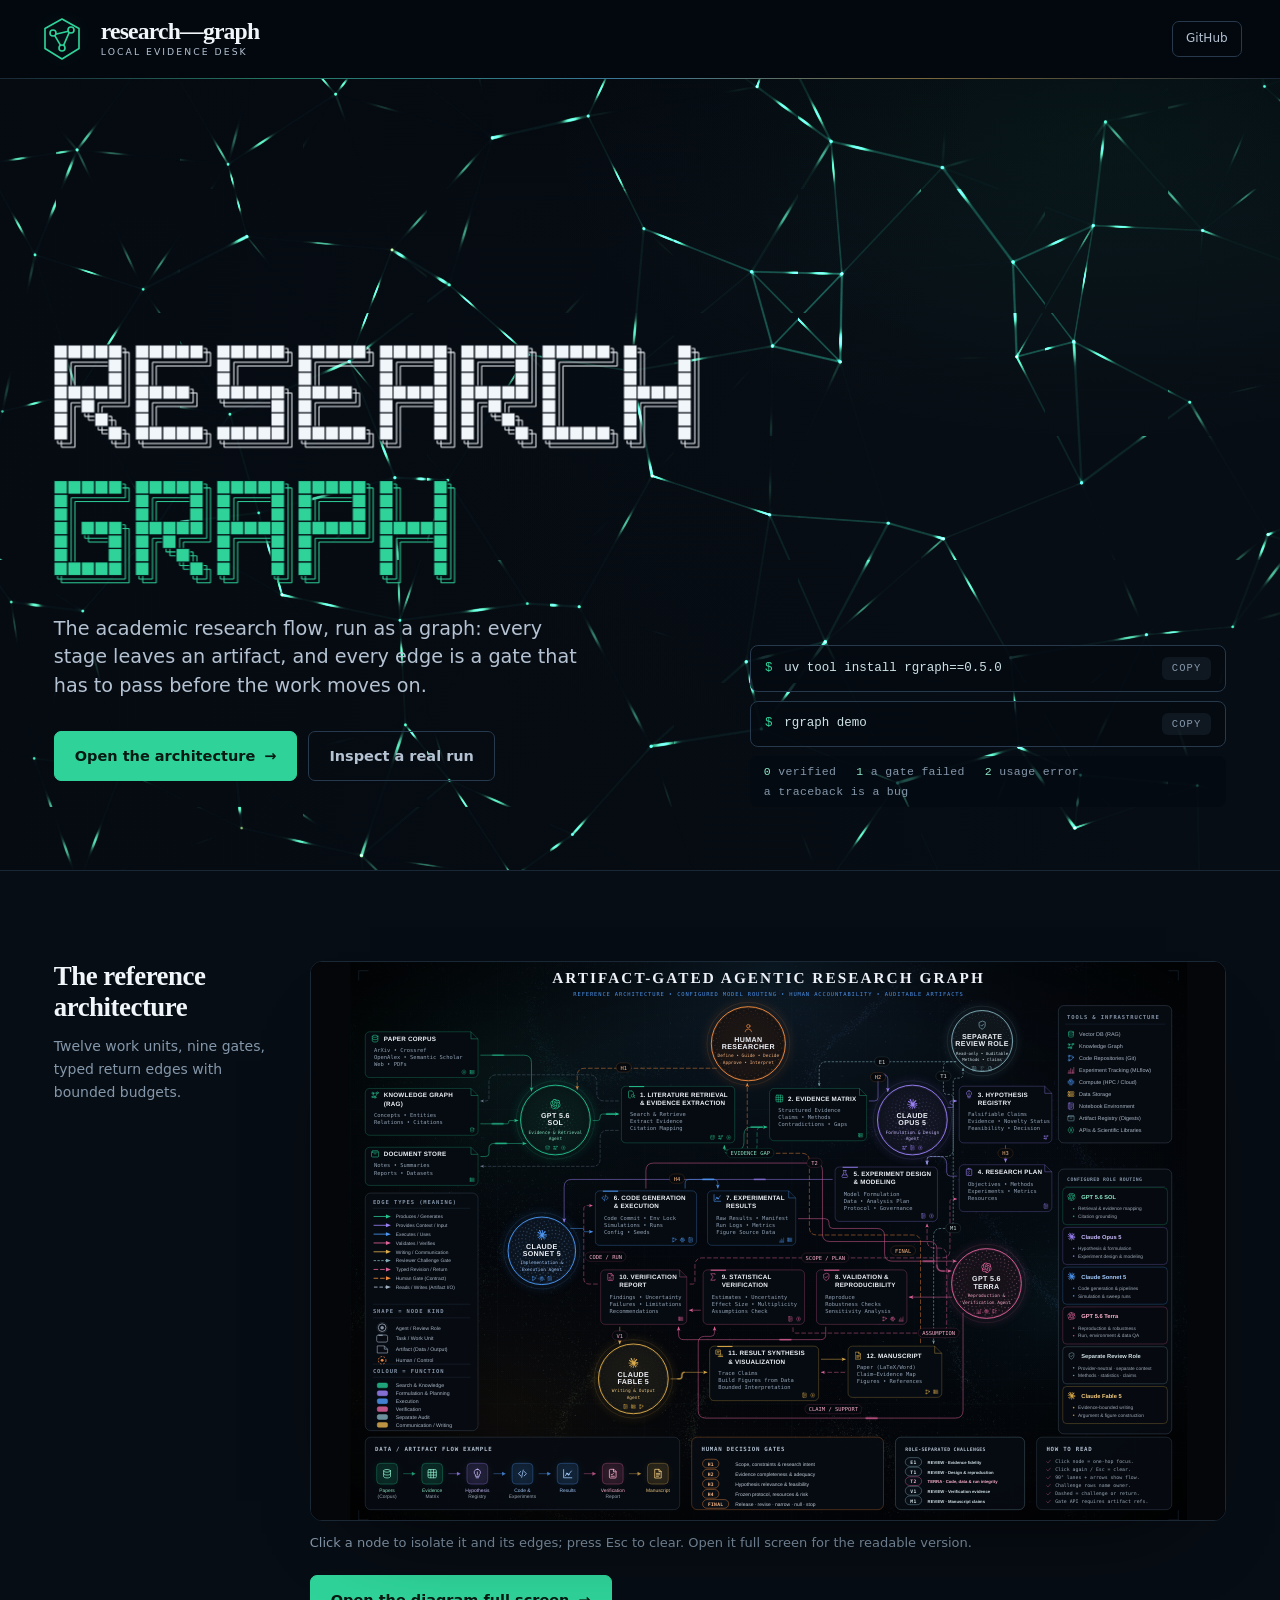
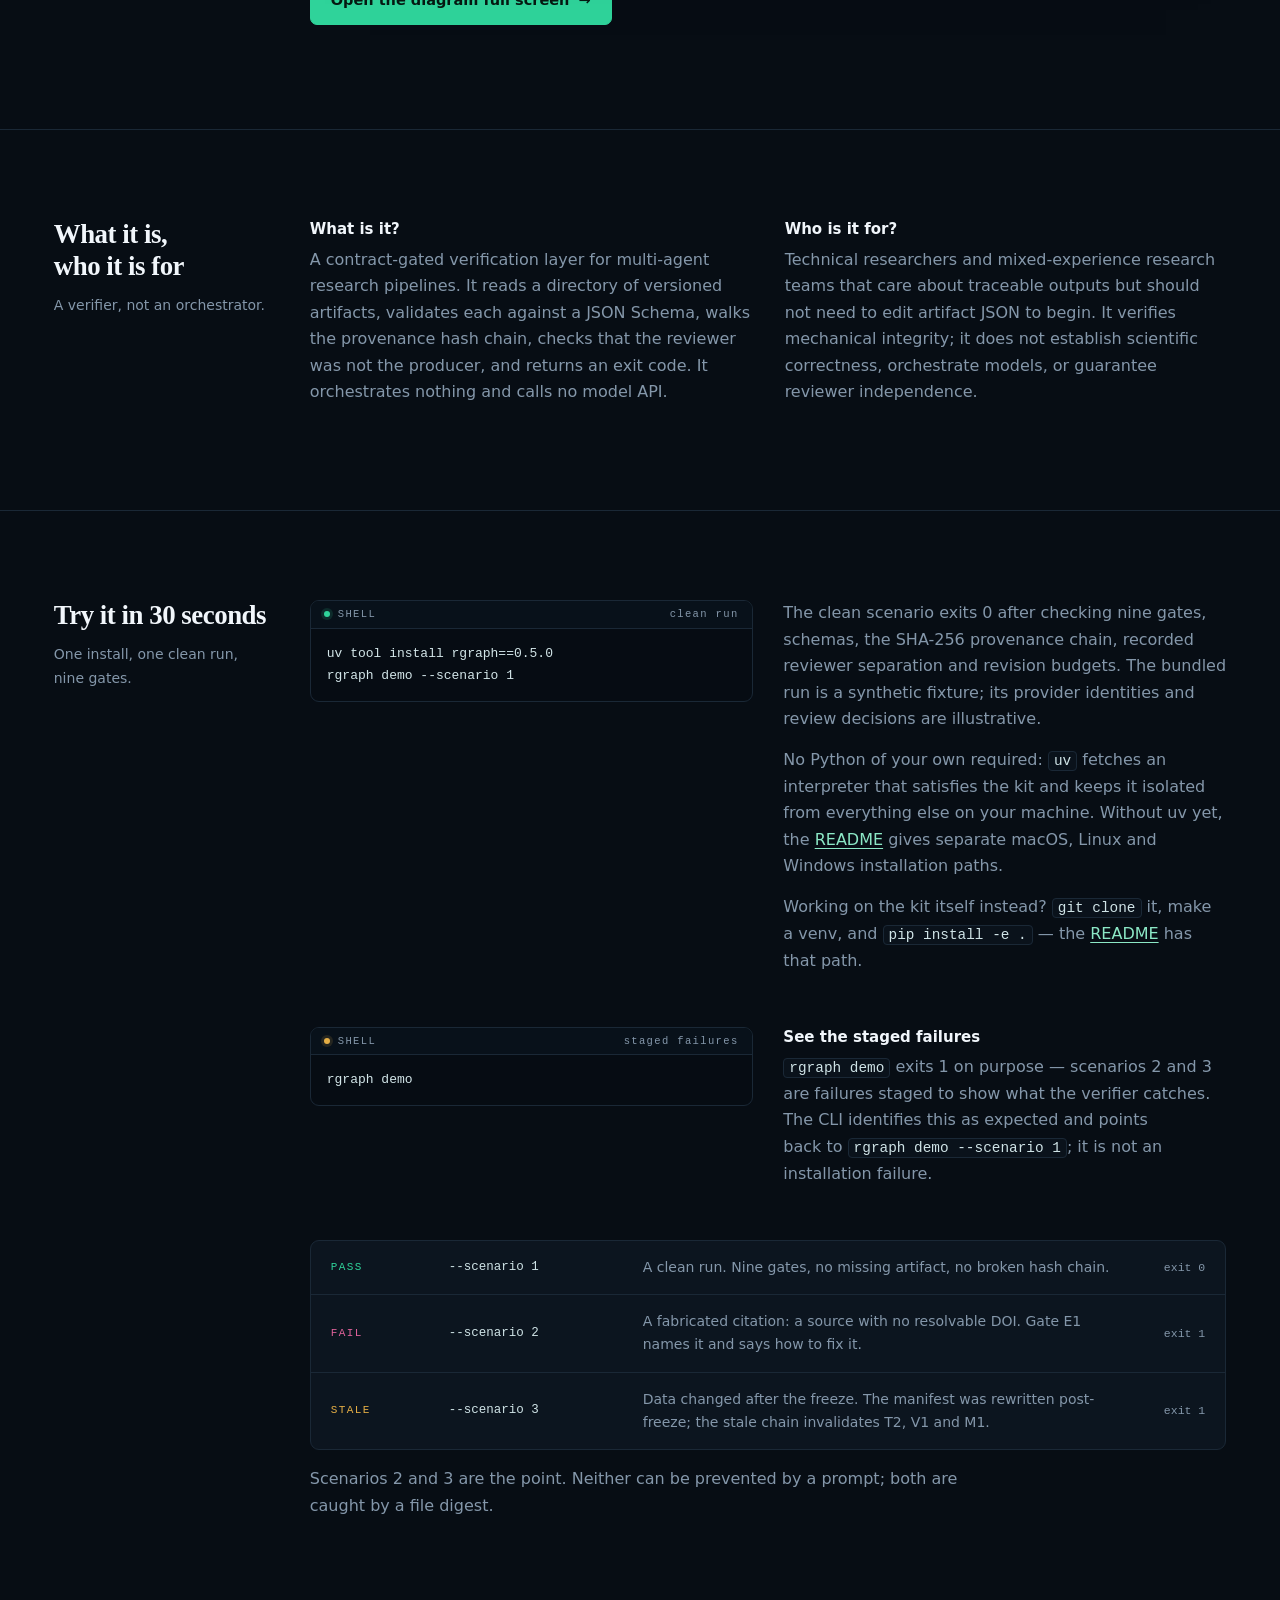
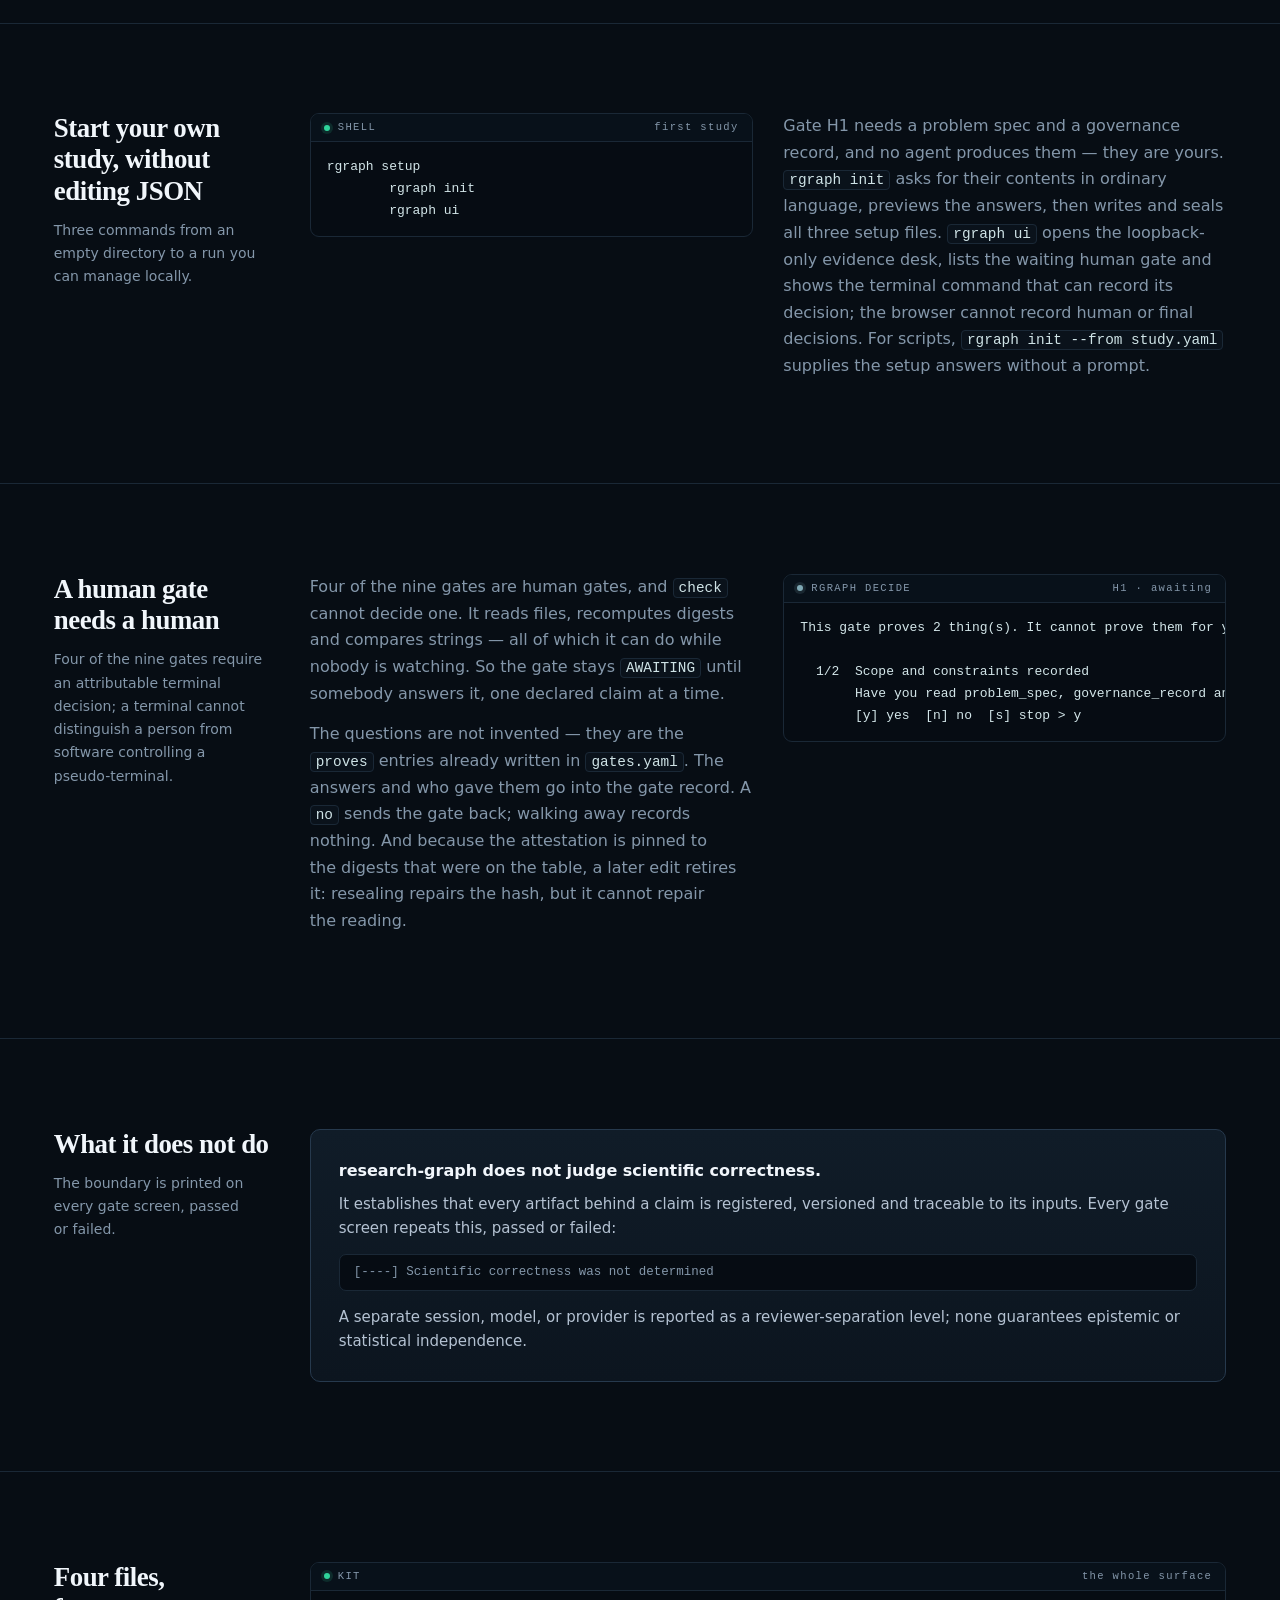
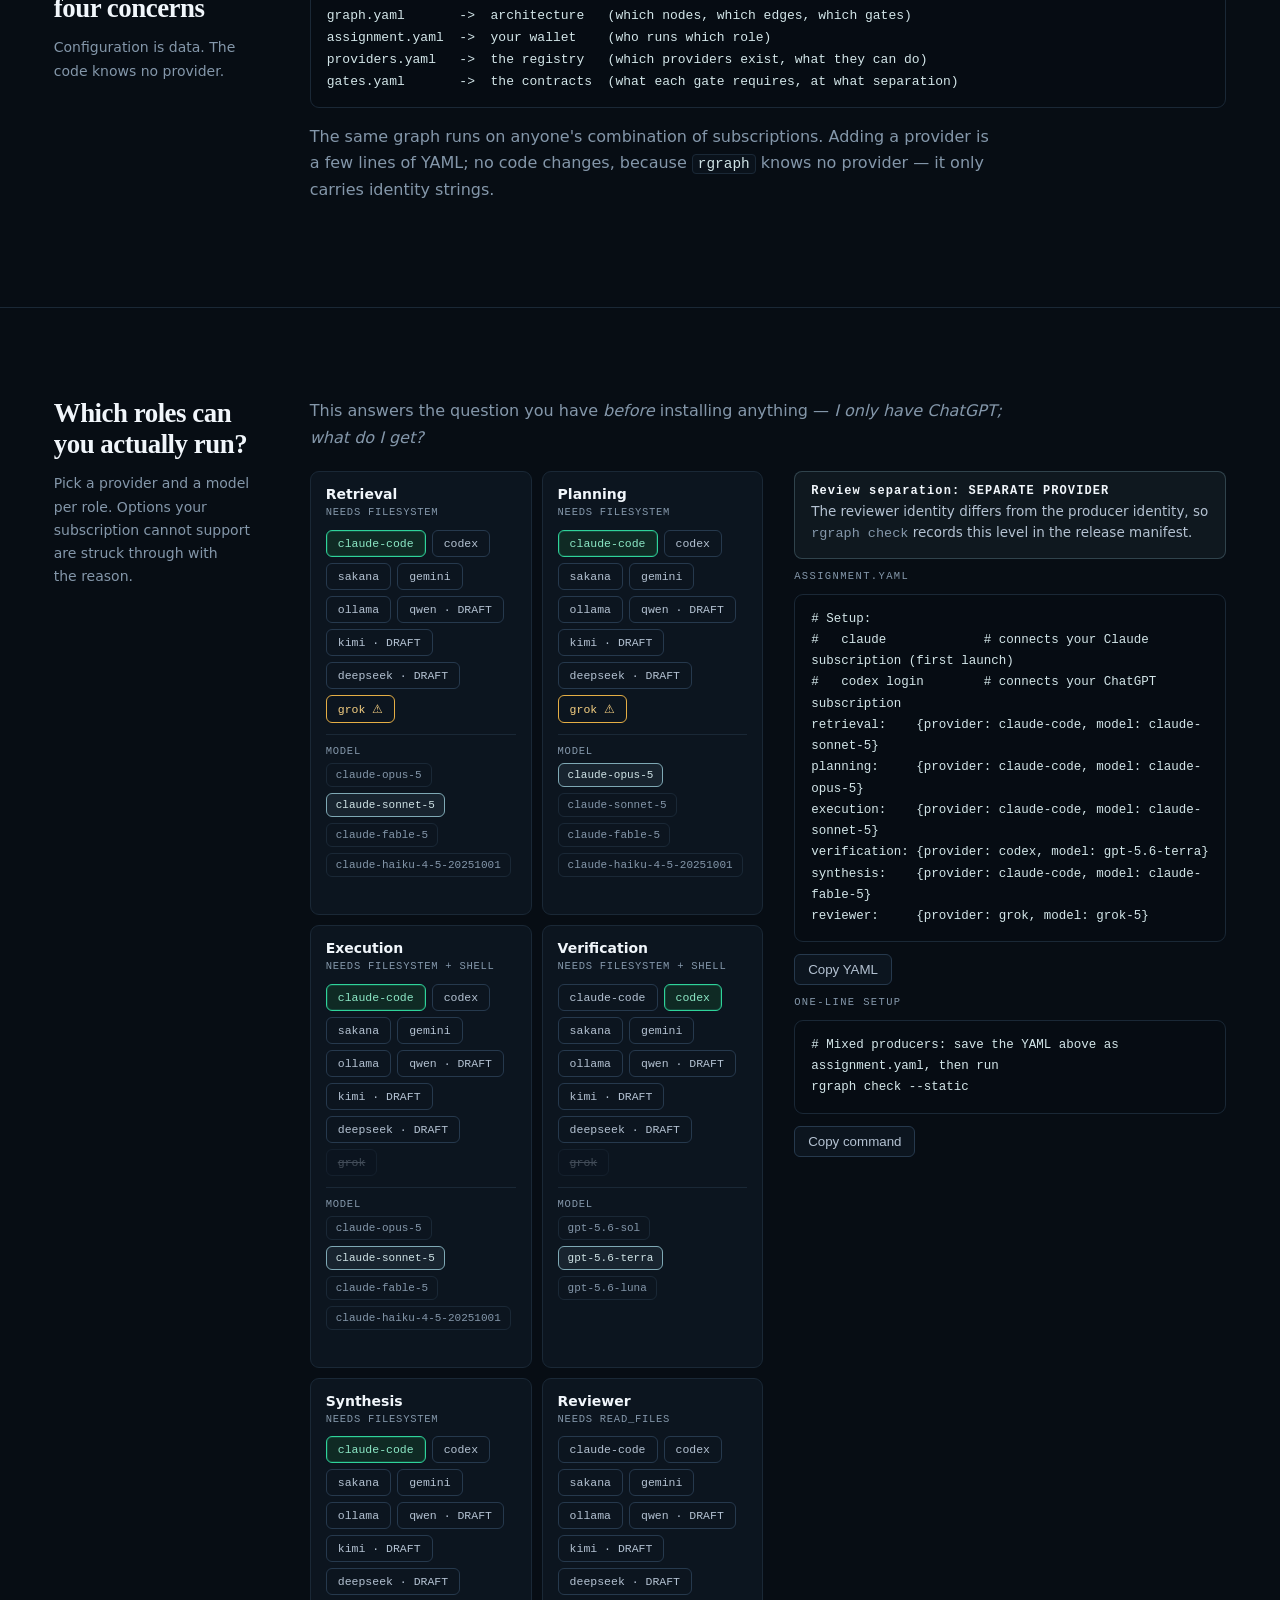
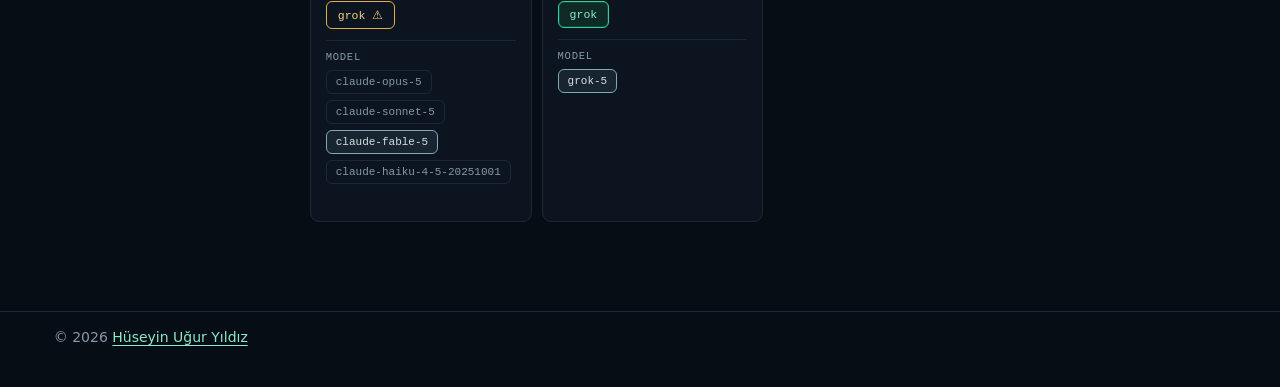
<file: index.html>
<!DOCTYPE html>
<html lang="en">
<head>
<meta charset="utf-8">
<meta name="viewport" content="width=device-width,initial-scale=1">
<link rel="icon" type="image/svg+xml" href="assets/icon.svg">
<title>research-graph — graph engineering, verified</title>
<meta name="description" content="A contract-gated verification layer for multi-agent research pipelines. Enforces graph engineering rules instead of stating them.">
<meta name="color-scheme" content="dark">
<style>
:root{
  /* Instrument palette: the icon's own inks, deepened for a full-bleed panel. */
  --void:#04080e; --bg:#070d14; --panel:#0c151f; --panel2:#101c28;
  --line:#1a2836; --line2:#26394d;
  --ink:#f1f6fb; --ink2:#b4c2d2; --ink3:#8497aa;
  --green:#2fd39a; --green-soft:#8ce8c6; --green-deep:#0f2a24;
  --amber:#e5ae45; --pink:#e0629b; --steel:#7fa9b5;
  --gutter:clamp(20px,4.2vw,76px);
  --rail:clamp(180px,17vw,300px);
  --band-y:clamp(52px,7vw,116px);
  --ease:cubic-bezier(.16,.84,.32,1);
  --z-plate:1; --z-header:20;
}
*{box-sizing:border-box}
html{-webkit-text-size-adjust:100%}
body{margin:0;background:var(--bg);color:var(--ink2);
  font:16px/1.66 system-ui,-apple-system,"Segoe UI",sans-serif;
  overflow-x:hidden;text-rendering:optimizeLegibility}
a{color:var(--green-soft);text-underline-offset:3px}
a:hover{color:#b7f2dc}
:focus-visible{outline:2px solid var(--green);outline-offset:3px;border-radius:3px}
code,kbd{font-family:ui-monospace,SFMono-Regular,Menlo,monospace}

/* ── full-bleed shell ─────────────────────────────────────────────────────
   No max-width anywhere: the page is the panel. Reading measure is held by
   the column structure inside each band, not by a centred wrapper. */
.shell{width:100%;padding-inline:var(--gutter)}

/* ── header ─────────────────────────────────────────────────────────────── */
header{position:sticky;top:0;z-index:var(--z-header);
  background:rgba(4,8,14,.9);
  backdrop-filter:blur(14px) saturate(140%);
  border-bottom:1px solid var(--line)}
header::after{content:"";position:absolute;left:0;right:0;bottom:-1px;height:1px;
  background:linear-gradient(90deg,transparent,var(--green) 22%,#5ad0ff 48%,var(--amber) 72%,transparent);
  opacity:.48}
.bar{display:flex;gap:16px;align-items:center;justify-content:space-between;
  min-height:78px;flex-wrap:wrap;padding-inline:clamp(1.25rem,3vw,3.2rem)}
.brand{display:flex;align-items:center;gap:.9rem;color:var(--ink)}
.brand-mark{width:48px;height:48px;flex:none;display:block;
  filter:drop-shadow(0 0 10px rgba(47,211,154,.16))}
.brand-copy{display:grid;gap:.32rem}
.brand-name{font:600 1.48rem/.9 Georgia,Cambria,"Times New Roman",serif;
  letter-spacing:-.035em;color:var(--ink)}
.brand-kicker{font:500 .58rem/1.1 system-ui,-apple-system,"Segoe UI",sans-serif;
  color:var(--ink2);letter-spacing:.22em;text-transform:uppercase}
.clone{display:flex;gap:9px;align-items:center}
button{border:1px solid var(--line2);background:#0c151f;color:var(--ink2);border-radius:6px;
  padding:7px 13px;font:12px/1 inherit;cursor:pointer;
  transition:border-color .18s var(--ease),color .18s var(--ease),background .18s var(--ease)}
button:hover:not(:disabled){border-color:var(--green);color:var(--green-soft);background:#0d1c19}

/* ── hero ───────────────────────────────────────────────────────────────── */
.hero{position:relative;min-height:min(88vh,880px);display:flex;align-items:flex-end;
  padding-block:clamp(64px,13vh,150px) clamp(40px,7vh,84px);overflow:hidden;
  border-bottom:1px solid var(--line)}
#field{position:absolute;inset:0;width:100%;height:100%;display:block;
  opacity:0;transition:opacity 1.4s var(--ease)}
#field.lit{opacity:1}
.hero::before{content:"";position:absolute;inset:0;pointer-events:none;
  background:
    linear-gradient(102deg,rgba(6,11,18,.95) 0%,rgba(6,11,18,.72) 26%,rgba(6,11,18,.18) 52%,transparent 70%),
    radial-gradient(110% 80% at 10% 98%,rgba(6,11,18,.92),rgba(6,11,18,.38) 48%,transparent 76%),
    radial-gradient(70% 62% at 86% 8%,rgba(47,211,154,.06),transparent 62%),
    linear-gradient(180deg,rgba(4,8,14,.78),transparent 22%,rgba(7,13,20,.9))}
.hero-in{position:relative;width:100%;display:grid;gap:clamp(26px,4vw,72px);
  grid-template-columns:minmax(0,1fr)}
h1{margin:0 0 clamp(20px,2.5vw,32px)}
/* The wordmark is set in a 7-row cell grid rather than a typeface: filled
   cells are one path, the lattice between them is that path's stroke, and a
   double outline trails the silhouette by a fraction of a cell. */
.blk{display:block;width:min(100%,830px);height:auto;overflow:visible}
.blk-f{fill:var(--ink);stroke:#050b12;stroke-width:.07;
  animation:ink 1.1s .15s var(--ease) both}
.blk-f.blk-go{fill:var(--green)}
.blk-o{fill:none;stroke:var(--ink);stroke-width:.075;opacity:.5;
  animation:trail 1.6s .45s var(--ease) both}
.blk-o.blk-go{stroke:var(--green);opacity:.62}
@keyframes ink{from{opacity:0}to{opacity:1}}
@keyframes trail{from{opacity:0;transform:translate(-.5px,-.5px)}
  to{opacity:1;transform:none}}
.lede{font-size:clamp(1.06rem,1.5vw,1.34rem);line-height:1.5;color:var(--ink2);
  max-width:44ch;margin:0 0 30px;text-wrap:pretty}
.hero-cta{display:flex;flex-wrap:wrap;gap:11px;align-items:center;margin-bottom:26px}
.hero-run{display:grid;gap:9px;min-width:0;max-width:min(100%,660px)}
.runline{display:flex;gap:12px;align-items:center;min-width:0;background:rgba(5,11,18,.86);
  border:1px solid var(--line2);border-radius:8px;padding:11px 14px;
  font:12.5px/1.4 ui-monospace,SFMono-Regular,Menlo,monospace;color:#cfe3e6;
  backdrop-filter:blur(10px)}
.runline b{color:var(--green);font-weight:400;user-select:none}
/* The command scrolls inside its own box so the copy control stays reachable
   at the end of a line that is longer than a phone is wide. */
.runline code{flex:1;min-width:0;overflow-x:auto;white-space:nowrap;
  scrollbar-width:none;
  -webkit-mask-image:linear-gradient(90deg,#000 calc(100% - 22px),transparent);
  mask-image:linear-gradient(90deg,#000 calc(100% - 22px),transparent)}
.runline code::-webkit-scrollbar{display:none}
.runline .rg-copy{flex:none;padding:5px 9px;border-color:transparent;
  background:rgba(127,169,181,.09);color:var(--ink3);
  font:10.5px/1 ui-monospace,Menlo,monospace;letter-spacing:.1em;
  text-transform:uppercase}
.runline .rg-copy:hover:not(:disabled){border-color:var(--green);
  color:var(--green-soft);background:#0d1c19}
.exit{display:flex;flex-wrap:wrap;gap:8px 20px;margin:0;padding:10px 14px;
  border-radius:8px;background:rgba(5,11,18,.72);backdrop-filter:blur(10px);
  font:11.5px/1 ui-monospace,Menlo,monospace;color:var(--ink3);letter-spacing:.03em}
.exit i{font-style:normal;color:var(--green-soft)}
.hero-in>*{animation:rise .9s var(--ease) both}
.hero-in>:nth-child(2){animation-delay:.12s}
@keyframes rise{from{opacity:0;transform:translate3d(0,22px,0)}to{opacity:1;transform:none}}
@media (min-width:1180px){
  .hero-in{grid-template-columns:minmax(0,1.15fr) minmax(300px,.85fr);align-items:end}
}

/* ── shared type ────────────────────────────────────────────────────────── */
h2{font:600 clamp(1.42rem,2.1vw,2.1rem)/1.16 Georgia,"Times New Roman",serif;
  color:var(--ink);margin:0 0 12px;letter-spacing:-.018em;text-wrap:balance}
h3{font:600 15px/1.35 system-ui,sans-serif;color:var(--ink);margin:0 0 7px}
p{margin:0 0 14px;text-wrap:pretty}
.sub{color:var(--ink3);max-width:68ch}
.sub code,p code,li code{color:#cfe3e6;background:#0a121b;border:1px solid var(--line);
  border-radius:4px;padding:1px 5px;font-size:.9em}

/* ── bands: sticky title rail on the left, content across the rest ─────── */
.band{border-top:1px solid var(--line);padding-block:var(--band-y)}
.band:first-of-type{border-top:0}
.band-in{display:grid;gap:clamp(22px,3vw,56px);grid-template-columns:minmax(0,1fr)}
.band-h{position:relative}
.band-h p{color:var(--ink3);font-size:14px;max-width:34ch;margin:0}
.band-b{min-width:0}
@media (min-width:1000px){
  .band-in{grid-template-columns:var(--rail) minmax(0,1fr)}
  .band-h{position:sticky;top:96px;align-self:start}
}
.duo{display:grid;gap:clamp(22px,2.6vw,48px);
  grid-template-columns:repeat(auto-fit,minmax(min(100%,330px),1fr))}
.split{display:grid;gap:clamp(20px,2.4vw,44px);align-items:start;
  grid-template-columns:repeat(auto-fit,minmax(min(100%,380px),1fr))}

/* ── terminal blocks ────────────────────────────────────────────────────── */
.term{border:1px solid var(--line);border-radius:9px;background:#060c13;overflow:hidden;
  transition:border-color .2s var(--ease)}
.term:hover{border-color:var(--line2)}
.term-h{display:flex;justify-content:space-between;align-items:center;gap:12px;
  padding:8px 13px;border-bottom:1px solid var(--line);background:#08111a;
  font:10.5px/1 ui-monospace,Menlo,monospace;letter-spacing:.13em;color:var(--ink3)}
.term-h .dot{width:6px;height:6px;border-radius:50%;background:var(--green);
  box-shadow:0 0 0 3px rgba(47,211,154,.13);flex:none}
.term-h span{display:flex;align-items:center;gap:8px}
pre{margin:0;background:transparent;padding:14px 16px;overflow-x:auto;
  font:13px/1.7 ui-monospace,SFMono-Regular,Menlo,monospace;color:#d3e6e9;
  scrollbar-width:thin;scrollbar-color:#26394d transparent}
pre::-webkit-scrollbar{height:9px}
pre::-webkit-scrollbar-track{background:transparent}
pre::-webkit-scrollbar-thumb{background:#26394d;border-radius:5px}
pre .dim{color:var(--ink3)}

/* ── verdict ledger (three demo scenarios) ─────────────────────────────── */
.ledger{border:1px solid var(--line);border-radius:9px;overflow:hidden;background:var(--panel)}
.row{display:grid;gap:4px 22px;padding:17px 20px;border-top:1px solid var(--line);
  grid-template-columns:minmax(0,1fr);position:relative;
  transition:background .2s var(--ease)}
.row:first-child{border-top:0}
.row:hover{background:var(--panel2)}
.row::before{content:"";position:absolute;left:0;top:0;bottom:0;width:2px;
  background:currentColor;opacity:0;transition:opacity .2s var(--ease)}
.row:hover::before{opacity:.55}
.row.pass{color:var(--green)}.row.fail{color:var(--pink)}.row.stale{color:var(--amber)}
.row .verdict{font:11px/1 ui-monospace,Menlo,monospace;letter-spacing:.13em;
  color:currentColor;align-self:center;white-space:nowrap}
.row .cmd{font:12.5px/1.5 ui-monospace,Menlo,monospace;color:#cfe3e6;align-self:center}
.row .said{color:var(--ink3);font-size:14px;margin:0}
.row .code{font:11.5px/1 ui-monospace,Menlo,monospace;color:var(--ink3);
  align-self:center;white-space:nowrap}
@media (min-width:900px){
  .row{grid-template-columns:96px 172px minmax(0,1fr) 62px;align-items:center;padding:15px 20px}
  .row .code{text-align:right}
}

/* ── boundary statement ─────────────────────────────────────────────────── */
.boundary{border:1px solid var(--line2);border-radius:10px;background:
  linear-gradient(180deg,var(--panel2),var(--panel));padding:clamp(18px,2.2vw,28px);
  font-size:15px;line-height:1.6}
.boundary strong{color:var(--ink);display:block;margin-bottom:9px;font-size:16px}
.boundary .stamp{display:block;margin:14px 0;padding:11px 14px;border-radius:7px;
  background:#060c13;border:1px solid var(--line);color:var(--ink3);
  font:12.5px/1 ui-monospace,Menlo,monospace}

/* ── calls to action ────────────────────────────────────────────────────── */
.cta{display:inline-flex;align-items:center;gap:9px;padding:12px 20px;
  border:1px solid var(--green);border-radius:7px;color:#061912;background:var(--green);
  text-decoration:none;font-weight:600;font-size:14.5px;
  transition:transform .2s var(--ease),box-shadow .2s var(--ease),background .2s var(--ease)}
.cta:hover{background:#4ee5b0;color:#061912;transform:translateY(-1px);
  box-shadow:0 10px 30px -12px rgba(47,211,154,.6)}
.cta .arrow{transition:transform .25s var(--ease)}
.cta:hover .arrow{transform:translateX(3px)}
.cta.alt{background:transparent;color:var(--ink2);border-color:var(--line2)}
.cta.alt:hover{background:#0d1c19;color:var(--green-soft);border-color:var(--green);
  box-shadow:none}

/* ── configurator ───────────────────────────────────────────────────────── */
.rg-grid{display:grid;grid-template-columns:minmax(0,1fr);gap:clamp(20px,2.4vw,40px);
  align-items:start}
@media (min-width:960px){.rg-grid{grid-template-columns:minmax(0,1.05fr) minmax(0,1fr)}}
#rg-roles{display:grid;gap:10px;grid-template-columns:minmax(0,1fr)}
@media (min-width:1180px){#rg-roles{grid-template-columns:repeat(2,minmax(0,1fr))}}
.rg-role{border:1px solid var(--line);border-radius:9px;padding:13px 15px;
  background:var(--panel);transition:border-color .2s var(--ease)}
.rg-role:hover{border-color:var(--line2)}
/* The capability line drops under the role name rather than off the card: at
   two columns "needs filesystem + shell" is wider than the space beside it. */
.rg-role h3{margin:0 0 2px;font-size:14px;font-weight:600;color:var(--ink);
  display:flex;flex-wrap:wrap;justify-content:space-between;gap:2px 10px;
  align-items:baseline}
.rg-req{font:10.5px/1.3 ui-monospace,Menlo,monospace;letter-spacing:.07em;
  text-transform:uppercase;color:var(--ink3)}
.rg-opts{display:flex;flex-wrap:wrap;gap:6px;margin-top:10px}
.rg-opt{padding:6px 11px;font-family:ui-monospace,Menlo,monospace;font-size:11.5px}
.rg-opt[aria-pressed="true"]{border-color:var(--green);color:var(--green-soft);
  background:var(--green-deep);box-shadow:inset 0 0 0 1px rgba(47,211,154,.18)}
.rg-opt[disabled]{opacity:.32;cursor:not-allowed;text-decoration:line-through}
.rg-models{display:flex;flex-wrap:wrap;gap:6px;margin-top:11px;padding-top:10px;
  border-top:1px solid var(--line)}
.rg-mlabel{flex-basis:100%;margin-bottom:-1px;
  font:10.5px/1.3 ui-monospace,Menlo,monospace;letter-spacing:.07em;
  text-transform:uppercase;color:var(--ink3)}
.rg-model{padding:5px 9px;font-family:ui-monospace,Menlo,monospace;font-size:11px;
  border-color:var(--line);color:var(--ink3)}
.rg-model:hover:not(:disabled),.rg-model[aria-pressed="true"]{border-color:var(--steel);
  color:#cfe3e6;background:rgba(127,169,181,.1)}
.rg-why{margin-top:8px;font-size:12.5px;color:var(--pink);min-height:1.25em}
.rg-why.rg-draft{color:#f5cf82}
.rg-opt.rg-manual{border-color:var(--amber);color:#f5cf82}
.rg-opt.rg-manual[aria-pressed="true"]{background:#241c10;box-shadow:none}
.rg-relay{margin:0 0 14px;padding:11px 14px;border-radius:8px;
  border:1px solid rgba(229,174,69,.32);background:rgba(229,174,69,.07);
  font-size:13px;color:#f5cf82;line-height:1.5}
.rg-relay:empty{display:none}
.rg-out{display:grid;gap:12px;min-width:0}
.rg-out h3{margin:0;font:10.5px/1 ui-monospace,Menlo,monospace;letter-spacing:.13em;
  color:var(--ink3);text-transform:uppercase}
.rg-out pre{font-size:12.5px;white-space:pre-wrap;word-break:break-word}
.rg-copy{justify-self:start}
.rg-level{padding:13px 16px;border-radius:8px;border:1px solid rgba(127,169,181,.3);
  background:rgba(127,169,181,.07);font-size:13.5px;line-height:1.55;
  transition:border-color .25s var(--ease),background .25s var(--ease)}
.rg-level b{color:var(--ink);display:block;margin-bottom:4px;
  font:600 12px/1 ui-monospace,Menlo,monospace;letter-spacing:.09em}
.rg-level.rg-weak{border-color:rgba(229,174,69,.35);background:rgba(229,174,69,.07)}
.rg-level code{color:var(--ink3)}

/* ── embedded diagram, edge to edge ────────────────────────────────────── */
.plate{position:relative;z-index:var(--z-plate);border:1px solid var(--line);
  border-radius:12px;overflow:hidden;background:#04060a;
  box-shadow:0 40px 90px -60px rgba(0,0,0,.95)}
.plate iframe{display:block;width:100%;height:clamp(420px,62vh,760px);border:0}
.plate-note{margin:11px 0 0;font-size:13px;color:var(--ink3)}
/* In portrait the frame is given the plate's own 3:2 ratio, so the diagram
   inside it lands edge to edge and the readable workflow that follows it stays
   out of frame. Hiding the plate here would read as the diagram not existing. */
@media (max-width:900px){
  .plate{aspect-ratio:1536/1024}
  .plate iframe{height:100%}
  .desk-only{display:none}
}

/* ── footer ─────────────────────────────────────────────────────────────── */
footer{border-top:1px solid var(--line);padding-block:14px;color:var(--ink3);
  font-size:14px}
.foot{display:flex;flex-wrap:wrap;gap:14px 40px;justify-content:space-between;
  align-items:baseline}
.foot p{max-width:64ch;margin:0}

@media (max-width:520px){
  .bar{min-height:68px;gap:10px}
  .brand{gap:10px}
  .brand-mark{width:40px;height:40px}
  .brand-name{font-size:1.14rem}
  .brand-kicker{font-size:.5rem;letter-spacing:.16em}
}

@media (prefers-reduced-motion:reduce){
  *,*::before,*::after{animation-duration:.001ms!important;animation-iteration-count:1!important;
    transition-duration:.001ms!important}
  #field{opacity:1}
}
</style>
</head>
<body>

<header>
  <div class="shell bar">
    <div class="brand">
      <img class="brand-mark" src="assets/icon.svg" alt="" width="48" height="48">
      <span class="brand-copy">
        <span class="brand-name">research—graph</span>
        <span class="brand-kicker">local evidence desk</span>
      </span>
    </div>
    <div class="clone">
      <a class="cta alt" style="padding:7px 13px;font-weight:400;font-size:12px"
         href="https://github.com/huguryildiz/research-graph">GitHub</a>
    </div>
  </div>
</header>

<section class="hero">
  <canvas id="field" aria-hidden="true"></canvas>
  <div class="shell hero-in">
    <div>
      <h1><svg class="blk" viewBox="0 0 47.55 17.55" role="img" aria-label="Research Graph" xmlns="http://www.w3.org/2000/svg"><defs><path id="bo1" d="M0 0H5M6 0H11M12 0H17M18 0H23M24 0H29M30 0H35M36 0H41M42 0H43M46 0H47M1 1H4M7 1H11M13 1H17M19 1H23M25 1H28M31 1H34M37 1H41M1 3H4M7 3H10M13 3H17M19 3H22M25 3H28M31 3H34M43 3H46M1 4H2M3 4H5M7 4H10M12 4H16M19 4H22M25 4H28M31 4H32M33 4H35M43 4H46M2 5H4M32 5H34M3 6H5M7 6H11M12 6H16M19 6H23M33 6H35M37 6H41M0 7H1M4 7H5M6 7H11M12 7H17M18 7H23M24 7H25M28 7H29M30 7H31M34 7H35M36 7H41M42 7H43M46 7H47M0 0V7M1 1V3M1 4V7M2 4V5M3 4V6M4 1V3M4 5V7M5 0V4M5 6V7M6 0V7M7 1V3M7 4V6M10 3V4M11 0V1M11 6V7M12 0V4M12 6V7M13 1V3M16 4V6M17 0V1M17 3V7M18 0V7M19 1V3M19 4V6M22 3V4M23 0V1M23 6V7M24 0V7M25 1V3M25 4V7M28 1V3M28 4V7M29 0V7M30 0V7M31 1V3M31 4V7M32 4V5M33 4V6M34 1V3M34 5V7M35 0V4M35 6V7M36 0V7M37 1V6M41 0V1M41 6V7M42 0V7M43 0V3M43 4V7M46 0V3M46 4V7M47 0V7"/><path id="bo2" d="M0 10H5M6 10H11M12 10H17M18 10H23M24 10H25M28 10H29M1 11H5M7 11H10M13 11H16M19 11H22M2 13H5M7 13H10M13 13H16M19 13H22M25 13H28M2 14H4M7 14H8M9 14H11M13 14H16M19 14H23M25 14H28M8 15H10M1 16H4M9 16H11M0 17H5M6 17H7M10 17H11M12 17H13M16 17H17M18 17H19M24 17H25M28 17H29M0 10V17M1 11V16M2 13V14M4 14V16M5 10V11M5 13V17M6 10V17M7 11V13M7 14V17M8 14V15M9 14V16M10 11V13M10 15V17M11 10V14M11 16V17M12 10V17M13 11V13M13 14V17M16 11V13M16 14V17M17 10V17M18 10V17M19 11V13M19 14V17M22 11V13M23 10V14M24 10V17M25 10V13M25 14V17M28 10V13M28 14V17M29 10V17"/></defs><g class="blk-o"><use href="#bo1" x=".26" y=".26"/><use href="#bo1" x=".54" y=".54"/></g><g class="blk-o blk-go"><use href="#bo2" x=".26" y=".26"/><use href="#bo2" x=".54" y=".54"/></g><path class="blk-f" d="M0 0h1v1h-1zM0 1h1v1h-1zM0 2h1v1h-1zM0 3h1v1h-1zM0 4h1v1h-1zM0 5h1v1h-1zM0 6h1v1h-1zM1 0h1v1h-1zM1 3h1v1h-1zM2 0h1v1h-1zM2 3h1v1h-1zM2 4h1v1h-1zM3 0h1v1h-1zM3 3h1v1h-1zM3 5h1v1h-1zM4 0h1v1h-1zM4 1h1v1h-1zM4 2h1v1h-1zM4 3h1v1h-1zM4 6h1v1h-1zM6 0h1v1h-1zM6 1h1v1h-1zM6 2h1v1h-1zM6 3h1v1h-1zM6 4h1v1h-1zM6 5h1v1h-1zM6 6h1v1h-1zM7 0h1v1h-1zM7 3h1v1h-1zM7 6h1v1h-1zM8 0h1v1h-1zM8 3h1v1h-1zM8 6h1v1h-1zM9 0h1v1h-1zM9 3h1v1h-1zM9 6h1v1h-1zM10 0h1v1h-1zM10 6h1v1h-1zM12 0h1v1h-1zM12 1h1v1h-1zM12 2h1v1h-1zM12 3h1v1h-1zM12 6h1v1h-1zM13 0h1v1h-1zM13 3h1v1h-1zM13 6h1v1h-1zM14 0h1v1h-1zM14 3h1v1h-1zM14 6h1v1h-1zM15 0h1v1h-1zM15 3h1v1h-1zM15 6h1v1h-1zM16 0h1v1h-1zM16 3h1v1h-1zM16 4h1v1h-1zM16 5h1v1h-1zM16 6h1v1h-1zM18 0h1v1h-1zM18 1h1v1h-1zM18 2h1v1h-1zM18 3h1v1h-1zM18 4h1v1h-1zM18 5h1v1h-1zM18 6h1v1h-1zM19 0h1v1h-1zM19 3h1v1h-1zM19 6h1v1h-1zM20 0h1v1h-1zM20 3h1v1h-1zM20 6h1v1h-1zM21 0h1v1h-1zM21 3h1v1h-1zM21 6h1v1h-1zM22 0h1v1h-1zM22 6h1v1h-1zM24 0h1v1h-1zM24 1h1v1h-1zM24 2h1v1h-1zM24 3h1v1h-1zM24 4h1v1h-1zM24 5h1v1h-1zM24 6h1v1h-1zM25 0h1v1h-1zM25 3h1v1h-1zM26 0h1v1h-1zM26 3h1v1h-1zM27 0h1v1h-1zM27 3h1v1h-1zM28 0h1v1h-1zM28 1h1v1h-1zM28 2h1v1h-1zM28 3h1v1h-1zM28 4h1v1h-1zM28 5h1v1h-1zM28 6h1v1h-1zM30 0h1v1h-1zM30 1h1v1h-1zM30 2h1v1h-1zM30 3h1v1h-1zM30 4h1v1h-1zM30 5h1v1h-1zM30 6h1v1h-1zM31 0h1v1h-1zM31 3h1v1h-1zM32 0h1v1h-1zM32 3h1v1h-1zM32 4h1v1h-1zM33 0h1v1h-1zM33 3h1v1h-1zM33 5h1v1h-1zM34 0h1v1h-1zM34 1h1v1h-1zM34 2h1v1h-1zM34 3h1v1h-1zM34 6h1v1h-1zM36 0h1v1h-1zM36 1h1v1h-1zM36 2h1v1h-1zM36 3h1v1h-1zM36 4h1v1h-1zM36 5h1v1h-1zM36 6h1v1h-1zM37 0h1v1h-1zM37 6h1v1h-1zM38 0h1v1h-1zM38 6h1v1h-1zM39 0h1v1h-1zM39 6h1v1h-1zM40 0h1v1h-1zM40 6h1v1h-1zM42 0h1v1h-1zM42 1h1v1h-1zM42 2h1v1h-1zM42 3h1v1h-1zM42 4h1v1h-1zM42 5h1v1h-1zM42 6h1v1h-1zM43 3h1v1h-1zM44 3h1v1h-1zM45 3h1v1h-1zM46 0h1v1h-1zM46 1h1v1h-1zM46 2h1v1h-1zM46 3h1v1h-1zM46 4h1v1h-1zM46 5h1v1h-1zM46 6h1v1h-1z"/><path class="blk-f blk-go" d="M0 10h1v1h-1zM0 11h1v1h-1zM0 12h1v1h-1zM0 13h1v1h-1zM0 14h1v1h-1zM0 15h1v1h-1zM0 16h1v1h-1zM1 10h1v1h-1zM1 16h1v1h-1zM2 10h1v1h-1zM2 13h1v1h-1zM2 16h1v1h-1zM3 10h1v1h-1zM3 13h1v1h-1zM3 16h1v1h-1zM4 10h1v1h-1zM4 13h1v1h-1zM4 14h1v1h-1zM4 15h1v1h-1zM4 16h1v1h-1zM6 10h1v1h-1zM6 11h1v1h-1zM6 12h1v1h-1zM6 13h1v1h-1zM6 14h1v1h-1zM6 15h1v1h-1zM6 16h1v1h-1zM7 10h1v1h-1zM7 13h1v1h-1zM8 10h1v1h-1zM8 13h1v1h-1zM8 14h1v1h-1zM9 10h1v1h-1zM9 13h1v1h-1zM9 15h1v1h-1zM10 10h1v1h-1zM10 11h1v1h-1zM10 12h1v1h-1zM10 13h1v1h-1zM10 16h1v1h-1zM12 10h1v1h-1zM12 11h1v1h-1zM12 12h1v1h-1zM12 13h1v1h-1zM12 14h1v1h-1zM12 15h1v1h-1zM12 16h1v1h-1zM13 10h1v1h-1zM13 13h1v1h-1zM14 10h1v1h-1zM14 13h1v1h-1zM15 10h1v1h-1zM15 13h1v1h-1zM16 10h1v1h-1zM16 11h1v1h-1zM16 12h1v1h-1zM16 13h1v1h-1zM16 14h1v1h-1zM16 15h1v1h-1zM16 16h1v1h-1zM18 10h1v1h-1zM18 11h1v1h-1zM18 12h1v1h-1zM18 13h1v1h-1zM18 14h1v1h-1zM18 15h1v1h-1zM18 16h1v1h-1zM19 10h1v1h-1zM19 13h1v1h-1zM20 10h1v1h-1zM20 13h1v1h-1zM21 10h1v1h-1zM21 13h1v1h-1zM22 10h1v1h-1zM22 11h1v1h-1zM22 12h1v1h-1zM22 13h1v1h-1zM24 10h1v1h-1zM24 11h1v1h-1zM24 12h1v1h-1zM24 13h1v1h-1zM24 14h1v1h-1zM24 15h1v1h-1zM24 16h1v1h-1zM25 13h1v1h-1zM26 13h1v1h-1zM27 13h1v1h-1zM28 10h1v1h-1zM28 11h1v1h-1zM28 12h1v1h-1zM28 13h1v1h-1zM28 14h1v1h-1zM28 15h1v1h-1zM28 16h1v1h-1z"/></svg></h1>
      <p class="lede">The academic research flow, run as a graph: every stage
      leaves an artifact, and every edge is a gate that has to pass before the
      work moves on.</p>
      <div class="hero-cta">
        <a class="cta" href="architecture.html">Open the architecture <span class="arrow">→</span></a>
        <a class="cta alt" href="reference-run.html">Inspect a real run</a>
      </div>
    </div>
    <div class="hero-run">
      <div class="runline"><b>$</b><code id="run-install">uv tool install rgraph==0.5.0</code>
        <button type="button" class="rg-copy" data-target="run-install"
                aria-label="Copy the install command">Copy</button></div>
      <div class="runline"><b>$</b><code id="run-demo">rgraph demo</code>
        <button type="button" class="rg-copy" data-target="run-demo"
                aria-label="Copy the demo command">Copy</button></div>
      <p class="exit"><span><i>0</i> verified</span><span><i>1</i> a gate failed</span><span><i>2</i> usage error</span><span>a traceback is a bug</span></p>
    </div>
  </div>
</section>

<main>

  <section class="band">
    <div class="shell band-in">
      <div class="band-h">
        <h2>The reference architecture</h2>
        <p>Twelve work units, nine gates, typed return edges with bounded budgets.</p>
      </div>
      <div class="band-b">
        <div class="plate">
          <iframe src="architecture.html" scrolling="no"
                  title="Academic research as an agentic graph — artifact-gated reference architecture"></iframe>
        </div>
        <p class="plate-note"><span class="desk-only">Click a node to isolate it and its
        edges; press Esc to clear. </span>Open it full screen for the readable version.</p>
        <p style="margin-top:22px">
          <a class="cta" href="architecture.html">Open the diagram full screen <span class="arrow">→</span></a>
        </p>
      </div>
    </div>
  </section>

  <section class="band">
    <div class="shell band-in">
      <div class="band-h">
        <h2>What it is, who it is for</h2>
        <p>A verifier, not an orchestrator.</p>
      </div>
      <div class="band-b duo">
        <div>
          <h3>What is it?</h3>
          <p class="sub">A contract-gated verification layer for multi-agent research
          pipelines. It reads a directory of versioned artifacts, validates each against a
          JSON Schema, walks the provenance hash chain, checks that the reviewer was not
          the producer, and returns an exit code. It orchestrates nothing and calls no
          model API.</p>
        </div>
        <div>
          <h3>Who is it for?</h3>
          <p class="sub">Technical researchers and mixed-experience research teams that
          care about traceable outputs but should not need to edit artifact JSON to begin.
          It verifies mechanical integrity; it does not establish scientific correctness,
          orchestrate models, or guarantee reviewer independence.</p>
        </div>
      </div>
    </div>
  </section>

  <section class="band">
    <div class="shell band-in">
      <div class="band-h">
        <h2>Try it in 30 seconds</h2>
        <p>One install, one clean run, nine gates.</p>
      </div>
      <div class="band-b">
        <div class="split">
          <div class="term">
            <div class="term-h"><span><span class="dot"></span>SHELL</span><span>clean run</span></div>
            <pre>uv tool install rgraph==0.5.0
rgraph demo --scenario 1</pre>
          </div>
          <div>
            <p class="sub">The clean scenario exits 0 after checking nine gates, schemas,
            the SHA-256 provenance chain, recorded reviewer separation and revision budgets.
            The bundled run is a synthetic fixture; its provider identities and review
            decisions are illustrative.</p>
  <p class="sub">No Python of your own required: <code>uv</code> fetches an
  interpreter that satisfies the kit and keeps it isolated from everything else
  on your machine. Without uv yet, the <a
  href="https://github.com/huguryildiz/research-graph#try-it-in-30-seconds">README</a>
  gives separate macOS, Linux and Windows installation paths.</p>
            <p class="sub">Working on the kit itself instead? <code>git clone</code> it,
            make a venv, and <code>pip install -e .</code> — the <a
            href="https://github.com/huguryildiz/research-graph#from-a-checkout">README</a>
            has that path.</p>
          </div>
        </div>

        <div class="split" style="margin-top:clamp(24px,3vw,44px)">
          <div class="term">
            <div class="term-h"><span><span class="dot" style="background:var(--amber);box-shadow:0 0 0 3px rgba(229,174,69,.13)"></span>SHELL</span><span>staged failures</span></div>
            <pre>rgraph demo</pre>
          </div>
          <div>
            <h3>See the staged failures</h3>
            <p class="sub"><code>rgraph demo</code> exits 1 on purpose — scenarios 2 and 3
            are failures staged to show what the verifier catches. The CLI identifies this
            as expected and points back to <code>rgraph demo --scenario 1</code>; it is not
            an installation failure.</p>
          </div>
        </div>

        <div class="ledger" style="margin-top:clamp(24px,3vw,44px)">
          <div class="row pass">
            <span class="verdict">PASS</span>
            <span class="cmd">--scenario 1</span>
            <p class="said">A clean run. Nine gates, no missing artifact, no broken hash chain.</p>
            <span class="code">exit 0</span>
          </div>
          <div class="row fail">
            <span class="verdict">FAIL</span>
            <span class="cmd">--scenario 2</span>
            <p class="said">A fabricated citation: a source with no resolvable DOI. Gate E1 names it and says how to fix it.</p>
            <span class="code">exit 1</span>
          </div>
          <div class="row stale">
            <span class="verdict">STALE</span>
            <span class="cmd">--scenario 3</span>
            <p class="said">Data changed after the freeze. The manifest was rewritten post-freeze; the stale chain invalidates T2, V1 and M1.</p>
            <span class="code">exit 1</span>
          </div>
        </div>
        <p class="sub" style="margin-top:16px">Scenarios 2 and 3 are the point. Neither can
        be prevented by a prompt; both are caught by a file digest.</p>
      </div>
    </div>
  </section>

  <section class="band">
    <div class="shell band-in">
      <div class="band-h">
        <h2>Start your own study, without editing JSON</h2>
        <p>Three commands from an empty directory to a run you can manage locally.</p>
      </div>
      <div class="band-b split">
        <div class="term">
          <div class="term-h"><span><span class="dot"></span>SHELL</span><span>first study</span></div>
	          <pre>rgraph setup
	rgraph init
	rgraph ui</pre>
        </div>
        <p class="sub">Gate H1 needs a problem spec and a governance record, and no
        agent produces them — they are yours. <code>rgraph init</code> asks for their
        contents in ordinary language, previews the answers, then writes and seals all
        three setup files. <code>rgraph ui</code> opens the loopback-only evidence
        desk, lists the waiting human gate and shows the terminal command that can
        record its decision; the browser cannot record human or final decisions. For scripts,
        <code>rgraph init --from study.yaml</code> supplies the setup answers without a
        prompt.</p>
      </div>
    </div>
  </section>

  <section class="band">
    <div class="shell band-in">
      <div class="band-h">
        <h2>A human gate needs a human</h2>
        <p>Four of the nine gates require an attributable terminal decision; a terminal cannot distinguish a person from software controlling a pseudo-terminal.</p>
      </div>
      <div class="band-b split">
        <div>
          <p class="sub">Four of the nine gates are human gates, and <code>check</code>
          cannot decide one. It reads files, recomputes digests and compares strings —
          all of which it can do while nobody is watching. So the gate stays
          <code>AWAITING</code> until somebody answers it, one declared claim at a
          time.</p>
          <p class="sub">The questions are not invented — they are the
          <code>proves</code> entries already written in <code>gates.yaml</code>. The
          answers and who gave them go into the gate record. A <code>no</code> sends the
          gate back; walking away records nothing. And because the attestation is pinned
          to the digests that were on the table, a later edit retires it: resealing
          repairs the hash, but it cannot repair the reading.</p>
        </div>
        <div class="term">
          <div class="term-h"><span><span class="dot" style="background:var(--steel);box-shadow:0 0 0 3px rgba(127,169,181,.14)"></span>RGRAPH DECIDE</span><span>H1 · awaiting</span></div>
          <pre>This gate proves 2 thing(s). It cannot prove them for you.

  1/2  Scope and constraints recorded
       Have you read problem_spec, governance_record and does this hold?
       [y] yes  [n] no  [s] stop &gt; y</pre>
        </div>
      </div>
    </div>
  </section>

  <section class="band">
    <div class="shell band-in">
      <div class="band-h">
        <h2>What it does not do</h2>
        <p>The boundary is printed on every gate screen, passed or failed.</p>
      </div>
      <div class="band-b">
        <div class="boundary">
          <strong>research-graph does not judge scientific correctness.</strong>
          It establishes that every artifact behind a claim is registered, versioned and
          traceable to its inputs. Every gate screen repeats this, passed or failed:
          <code class="stamp">[----] Scientific correctness was not determined</code>
          A separate session, model, or provider is reported as a reviewer-separation
          level; none guarantees epistemic or statistical independence.
        </div>
      </div>
    </div>
  </section>

  <section class="band">
    <div class="shell band-in">
      <div class="band-h">
        <h2>Four files, four concerns</h2>
        <p>Configuration is data. The code knows no provider.</p>
      </div>
      <div class="band-b">
        <div class="term">
          <div class="term-h"><span><span class="dot"></span>KIT</span><span>the whole surface</span></div>
          <pre>graph.yaml       -&gt;  architecture   (which nodes, which edges, which gates)
assignment.yaml  -&gt;  your wallet    (who runs which role)
providers.yaml   -&gt;  the registry   (which providers exist, what they can do)
gates.yaml       -&gt;  the contracts  (what each gate requires, at what separation)</pre>
        </div>
        <p class="sub" style="margin-top:16px">The same graph runs on anyone's combination
        of subscriptions. Adding a provider is a few lines of YAML; no code changes, because
        <code>rgraph</code> knows no provider — it only carries identity strings.</p>
      </div>
    </div>
  </section>

  <section class="band">
    <div class="shell band-in">
      <div class="band-h">
        <h2>Which roles can you actually run?</h2>
        <p>Pick a provider and a model per role. Options your subscription cannot support
        are struck through with the reason.</p>
      </div>
      <div class="band-b">
        <p class="sub">This answers the question you have <em>before</em> installing
        anything — <em>I only have ChatGPT; what do I get?</em></p>
        <div class="rg-grid" style="margin-top:20px">
          <div id="rg-roles"></div>
          <div class="rg-out">
            <div id="rg-level" class="rg-level"></div>
            <div id="rg-relay" class="rg-relay"></div>
            <div id="rg-support" class="rg-relay"></div>
            <h3>assignment.yaml</h3>
            <div class="term"><pre id="rg-yaml"></pre></div>
            <button type="button" class="rg-copy" data-target="rg-yaml">Copy YAML</button>
            <h3>One-line setup</h3>
            <div class="term"><pre id="rg-cmd"></pre></div>
            <button type="button" class="rg-copy" data-target="rg-cmd">Copy command</button>
          </div>
        </div>
      </div>
    </div>
  </section>

</main>

<footer>
  <div class="shell foot">
    <p>© 2026 <a href="https://huguryildiz.com/">Hüseyin Uğur Yıldız</a></p>
  </div>
</footer>

<script>
/* ── hero field ──────────────────────────────────────────────────────────────
   A lattice of drifting nodes with impulses travelling along its edges: the
   shape the verifier walks. Raw WebGL, no dependency, no network — the page
   must stay self-contained (tests/test_configurator.py asserts that). Falls
   back to the CSS gradients underneath if the context is unavailable. */
(function(){
  "use strict";
  var canvas = document.getElementById("field");
  if (!canvas) return;
  var still = window.matchMedia("(prefers-reduced-motion: reduce)").matches;
  var gl = null;
  try {
    gl = canvas.getContext("webgl", {antialias:false, alpha:true, depth:false}) ||
         canvas.getContext("experimental-webgl", {antialias:false, alpha:true, depth:false});
  } catch (e) { gl = null; }
  if (!gl) return;

  var VERT =
    "attribute vec2 p;void main(){gl_Position=vec4(p,0.0,1.0);}";

  var FRAG = [
    "precision highp float;",
    "uniform vec2 u_res;uniform float u_time;uniform vec2 u_mouse;",
    "vec2 hash2(vec2 p){",
    "  p=vec2(dot(p,vec2(127.1,311.7)),dot(p,vec2(269.5,183.3)));",
    "  return fract(sin(p)*43758.5453);}",
    "vec2 node(vec2 c,float t){",
    "  vec2 h=hash2(c);float a=6.2831*h.x;",
    "  return c+0.5+0.33*vec2(cos(a+t*0.30*(0.45+h.y)),sin(a*1.7+t*0.26*(0.45+h.x)));}",
    "float seg(vec2 p,vec2 a,vec2 b,out float k){",
    "  vec2 pa=p-a,ba=b-a;k=clamp(dot(pa,ba)/max(dot(ba,ba),1e-5),0.0,1.0);",
    "  return length(pa-ba*k);}",
    "void main(){",
    "  vec2 uv=(gl_FragCoord.xy-0.5*u_res)/u_res.y;",
    "  float t=u_time;",
    "  vec2 mo=(u_mouse-0.5*u_res)/u_res.y;",
    "  float scale=6.4;",
    "  vec2 g=uv*scale+vec2(t*0.075,t*0.030);",
    "  vec2 cell=floor(g);",
    "  vec3 col=vec3(0.0);",
    "  float glow=0.0;",
    "  vec2 c0=node(cell,t);",
    "  for(int j=-1;j<=1;j++){",
    "    for(int i=-1;i<=1;i++){",
    "      if(i==0&&j==0) continue;",
    "      vec2 nc=cell+vec2(float(i),float(j));",
    "      vec2 c1=node(nc,t);",
    "      float len=length(c1-c0);",
    "      if(len>1.55) continue;",
    "      float k;float d=seg(g,c0,c1,k);",
    "      float w=0.0055+0.0035*hash2(nc+cell).x;",
    "      float line=smoothstep(w*2.4,w*0.35,d);",
    "      float sd=hash2(nc*1.7+cell*0.3).y;",
    "      float head=fract(t*(0.09+0.15*sd)+sd);",
    "      float pulse=exp(-150.0*pow(k-head,2.0))*line;",
    "      float fade=1.0-smoothstep(0.9,1.55,len);",
    "      col+=vec3(0.050,0.27,0.225)*line*fade*0.52;",
    "      col+=vec3(0.42,0.98,0.80)*pulse*fade*1.05;",
    "      glow+=line*fade;",
    "    }",
    "  }",
    "  for(int j=-1;j<=1;j++){",
    "    for(int i=-1;i<=1;i++){",
    "      vec2 nc=cell+vec2(float(i),float(j));",
    "      vec2 c1=node(nc,t);",
    "      float d=length(g-c1);",
    "      float h=hash2(nc+7.3).x;",
    "      float core=smoothstep(0.019,0.002,d);",
    "      float halo=smoothstep(0.10,0.0,d);",
    "      vec3 tint=h>0.93?vec3(0.90,0.68,0.27):vec3(0.36,0.90,0.72);",
    "      float breath=0.72+0.28*sin(t*(0.7+h)+h*20.0);",
    "      col+=tint*core*breath*0.85;",
    "      col+=tint*halo*halo*0.10*breath;",
    "    }",
    "  }",
    "  float md=length(uv-mo);",
    "  col+=vec3(0.16,0.52,0.46)*glow*exp(-6.0*md*md)*0.55;",
    "  float vig=smoothstep(1.25,0.20,length(uv*vec2(0.72,1.0)));",
    "  col*=0.30+0.70*vig;",
    "  float grain=fract(sin(dot(gl_FragCoord.xy,vec2(12.9898,78.233)))*43758.5453);",
    "  col+=(grain-0.5)*0.014;",
    "  float a=clamp(max(max(col.r,col.g),col.b)*1.9,0.0,1.0);",
    "  gl_FragColor=vec4(col*1.15,a);",
    "}"
  ].join("\n");

  function build(type, src){
    var s = gl.createShader(type);
    gl.shaderSource(s, src);
    gl.compileShader(s);
    return gl.getShaderParameter(s, gl.COMPILE_STATUS) ? s : null;
  }
  var vs = build(gl.VERTEX_SHADER, VERT), fs = build(gl.FRAGMENT_SHADER, FRAG);
  if (!vs || !fs) return;
  var prog = gl.createProgram();
  gl.attachShader(prog, vs); gl.attachShader(prog, fs); gl.linkProgram(prog);
  if (!gl.getProgramParameter(prog, gl.LINK_STATUS)) return;
  gl.useProgram(prog);

  var buf = gl.createBuffer();
  gl.bindBuffer(gl.ARRAY_BUFFER, buf);
  gl.bufferData(gl.ARRAY_BUFFER, new Float32Array([-1,-1, 3,-1, -1,3]), gl.STATIC_DRAW);
  var loc = gl.getAttribLocation(prog, "p");
  gl.enableVertexAttribArray(loc);
  gl.vertexAttribPointer(loc, 2, gl.FLOAT, false, 0, 0);
  gl.enable(gl.BLEND);
  gl.blendFunc(gl.SRC_ALPHA, gl.ONE_MINUS_SRC_ALPHA);

  var uRes = gl.getUniformLocation(prog, "u_res");
  var uTime = gl.getUniformLocation(prog, "u_time");
  var uMouse = gl.getUniformLocation(prog, "u_mouse");
  var mouse = [0, 0], target = [0, 0], sized = [0, 0];

  function resize(){
    var dpr = Math.min(window.devicePixelRatio || 1, 2);
    var w = Math.round(canvas.clientWidth * dpr), h = Math.round(canvas.clientHeight * dpr);
    if (!w || !h || (w === sized[0] && h === sized[1])) return;
    canvas.width = w; canvas.height = h; sized = [w, h];
    gl.viewport(0, 0, w, h);
    if (!mouse[0] && !mouse[1]) { mouse = [w * 0.72, h * 0.7]; target = mouse.slice(); }
  }

  function draw(seconds){
    resize();
    mouse[0] += (target[0] - mouse[0]) * 0.06;
    mouse[1] += (target[1] - mouse[1]) * 0.06;
    gl.uniform2f(uRes, sized[0], sized[1]);
    gl.uniform2f(uMouse, mouse[0], mouse[1]);
    gl.uniform1f(uTime, seconds);
    gl.drawArrays(gl.TRIANGLES, 0, 3);
  }

  var hero = canvas.parentNode, onscreen = true, running = false, start = null;
  if (window.IntersectionObserver) {
    new IntersectionObserver(function(entries){
      onscreen = entries[0].isIntersecting;
      if (onscreen && !running && !still) { running = true; requestAnimationFrame(frame); }
    }, {threshold:0}).observe(hero);
  }
  function frame(now){
    if (start === null) start = now;
    draw((now - start) / 1000);
    if (onscreen && !document.hidden) { requestAnimationFrame(frame); } else { running = false; }
  }
  document.addEventListener("visibilitychange", function(){
    if (!document.hidden && onscreen && !running && !still) {
      running = true; requestAnimationFrame(frame);
    }
  });
  hero.addEventListener("pointermove", function(event){
    var box = canvas.getBoundingClientRect();
    var dpr = Math.min(window.devicePixelRatio || 1, 2);
    target = [(event.clientX - box.left) * dpr, (box.height - (event.clientY - box.top)) * dpr];
  });
  window.addEventListener("resize", function(){ if (still) draw(0); });

  draw(still ? 8.0 : 0);
  canvas.classList.add("lit");
  if (!still) { running = true; requestAnimationFrame(frame); }
})();

/* ── configurator ───────────────────────────────────────────────────────────
   Mirrors rgraph/config.py ROLE_REQUIRES, providers.yaml capabilities, and the
   three model tables `rgraph setup` asks from (commands/setup.py).
   Kept literal so the page stays self-contained: no fetch, no build step.
   tests/test_configurator.py asserts every one of them against the Python side. */
(function(){
  "use strict";
  const ROLE_REQUIRES = {
    retrieval:    ["filesystem"],
    planning:     ["filesystem"],
    execution:    ["filesystem", "shell"],
    verification: ["filesystem", "shell"],
    synthesis:    ["filesystem"],
    reviewer:     ["read_files"]
  };
  const PROVIDERS = {
    "claude-code": {kind:"cli", caps:["filesystem","shell","read_files"],
                    login:"claude             # connects your Claude subscription (first launch)"},
    "codex":       {kind:"cli", caps:["filesystem","shell","read_files"],
                    login:"codex login        # connects your ChatGPT subscription"},
    "sakana":      {kind:"cli", caps:["filesystem","shell","read_files"],
                    login:"codex login        # plus SAKANA_API_KEY; Fugu runs through codex"},
    "gemini":      {kind:"cli", caps:["filesystem","shell","read_files"], login:null},
    "ollama":      {kind:"cli", caps:["filesystem","shell","read_files"], login:null},
    "qwen":        {kind:"cli", caps:["filesystem","shell","read_files"], login:null},
    "kimi":        {kind:"cli", caps:["filesystem","shell","read_files"], login:null},
    "deepseek":    {kind:"cli", caps:["filesystem","shell","read_files"], login:null},
    "grok":        {kind:"web", caps:["read_files","manual"], login:null}
  };
  const SUPPORT_STATUS = {
    "qwen":"draft", "kimi":"draft", "deepseek":"draft"
  };
  const SUPPORT_NOTE = {
    "qwen":"Documentation-derived command template; verify the CLI help and probe the model before use.",
    "kimi":"Documentation-derived command template; verify the CLI help and probe the model before use.",
    "deepseek":"Community-CLI command template derived from documentation; verify the CLI help and probe the model before use."
  };
  const ROLE_TITLE = {
    retrieval:"Retrieval", planning:"Planning", execution:"Execution",
    verification:"Verification", synthesis:"Synthesis", reviewer:"Reviewer"
  };
  const DEFAULT_MODEL = {
    "claude-code":"claude-sonnet-5", "codex":"gpt-5.6-terra", "sakana":"fugu",
    "gemini":"gemini-3-pro", "ollama":"llama4", "qwen":"qwen3-coder-plus",
    "kimi":"kimi-k3", "deepseek":"deepseek-v4-pro", "grok":"grok-5"
  };
  /* The plate's own pairing — Opus formulating, Sonnet implementing, Fable
     writing — and, like the CLI, a suggestion the next click can overrule. */
  const ROLE_MODEL = {
    planning:"claude-opus-5", synthesis:"claude-fable-5", verification:"claude-opus-5"
  };
  const MODELS = {
    "claude-code": ["claude-opus-5", "claude-sonnet-5", "claude-fable-5",
                    "claude-haiku-4-5-20251001"],
    "codex": ["gpt-5.6-sol", "gpt-5.6-terra", "gpt-5.6-luna"],
    "sakana": ["fugu", "fugu-ultra"],
    "gemini": ["gemini-3-pro"], "ollama": ["llama4"], "qwen": ["qwen3-coder-plus"],
    "kimi": ["kimi-k3"], "deepseek": ["deepseek-v4-pro", "deepseek-v4-flash"],
    "grok": ["grok-5"]
  };
  const ROLES = Object.keys(ROLE_REQUIRES);
  const START = {
    retrieval:"claude-code", planning:"claude-code", execution:"claude-code",
    verification:"codex", synthesis:"claude-code", reviewer:"grok"
  };
  const state = {};

  /* Release snapshot of the defaults declared in providers.yaml. The installed
     CLI and local application read that registry directly. */
  const modelFor = (provider, role) =>
    provider === "claude-code" ? (ROLE_MODEL[role] || DEFAULT_MODEL[provider])
                               : DEFAULT_MODEL[provider];
  ROLES.forEach(function(role){
    state[role] = {provider: START[role], model: modelFor(START[role], role)};
  });

  const missing = (provider, role) =>
    ROLE_REQUIRES[role].filter(cap => PROVIDERS[provider].caps.indexOf(cap) < 0);

  /* Mirrors rgraph.config.assignability: a provider that declares `manual`
     relays files through a human, so it stands in for filesystem but never
     for shell. "ok" | "manual" | "blocked". */
  function assignability(provider, role){
    const gaps = missing(provider, role);
    if (!gaps.length) return "ok";
    if (PROVIDERS[provider].caps.indexOf("manual") >= 0 &&
        gaps.every(function(cap){ return cap === "filesystem"; })) return "manual";
    return "blocked";
  }

  function level(){
    if (state.execution.provider !== state.reviewer.provider) return "SEPARATE PROVIDER";
    return state.execution.model !== state.reviewer.model
      ? "SEPARATE MODEL" : "CONTEXT ONLY";
  }

  /* The second decision in each card: which model of the chosen provider reads
     this role file. It is what separates execution from review when both sit on
     one subscription, so it is a click, not a footnote in the YAML. */
  function models(role){
    const row = document.createElement("div");
    row.className = "rg-models";
    const tag = document.createElement("span");
    tag.className = "rg-mlabel";
    tag.textContent = "model";
    row.appendChild(tag);

    MODELS[state[role].provider].forEach(function(model){
      const button = document.createElement("button");
      button.type = "button";
      button.className = "rg-model";
      button.textContent = model;
      button.setAttribute("aria-pressed", String(state[role].model === model));
      button.addEventListener("click", function(){ state[role].model = model; render(); });
      row.appendChild(button);
    });
    return row;
  }

  function renderRoles(){
    const host = document.getElementById("rg-roles");
    host.innerHTML = "";
    ROLES.forEach(function(role){
      const box = document.createElement("div");
      box.className = "rg-role";
      const head = document.createElement("h3");
      head.innerHTML = "<span>" + ROLE_TITLE[role] + "</span>" +
        '<span class="rg-req">needs ' + ROLE_REQUIRES[role].join(" + ") + "</span>";
      box.appendChild(head);

      const opts = document.createElement("div");
      opts.className = "rg-opts";
      const why = document.createElement("div");
      why.className = "rg-why";
      function resetWhy(){
        const selected = state[role].provider;
        if (SUPPORT_STATUS[selected] === "draft") {
          why.className = "rg-why rg-draft";
          why.textContent = "DRAFT — " + SUPPORT_NOTE[selected];
        } else {
          why.className = "rg-why";
          why.textContent = "";
        }
      }
      resetWhy();

      Object.keys(PROVIDERS).forEach(function(provider){
        const button = document.createElement("button");
        button.type = "button";
        button.className = "rg-opt";
        button.textContent = provider + (SUPPORT_STATUS[provider] === "draft" ? " · DRAFT" : "");
        button.setAttribute("aria-pressed", String(state[role].provider === provider));
        const verdict = assignability(provider, role);
        if (verdict === "blocked") {
          const reason = provider + " cannot take " + ROLE_TITLE[role].toLowerCase() +
            ": it lacks " + missing(provider, role).join(", ") + ".";
          button.disabled = true;
          button.title = reason;
          button.addEventListener("mouseenter", function(){
            why.className = "rg-why rg-blocked"; why.textContent = reason;
          });
          button.addEventListener("mouseleave", resetWhy);
        } else {
          if (verdict === "manual") {
            button.classList.add("rg-manual");
            button.textContent = provider + " ⚠";
            button.title = provider + " has no filesystem access: you paste the role " +
              "file and save the output by hand.";
          }
          if (SUPPORT_STATUS[provider] === "draft") {
            button.title = "DRAFT — " + SUPPORT_NOTE[provider];
          }
          button.addEventListener("click", function(){
            /* Switching provider re-reads the suggested model for this role;
               a model name belongs to the provider that answers to it. */
            state[role] = {provider: provider, model: modelFor(provider, role)};
            render();
          });
        }
        opts.appendChild(button);
      });
      box.appendChild(opts);
      box.appendChild(models(role));
      box.appendChild(why);
      host.appendChild(box);
    });
  }

  function renderOutput(){
    const used = {};
    ROLES.forEach(function(role){ used[state[role].provider] = true; });
    const setup = Object.keys(used).map(function(p){ return PROVIDERS[p].login; }).filter(Boolean);

    let yaml = "";
    if (setup.length) {
      yaml += "# Setup:\n" + setup.map(function(l){ return "#   " + l; }).join("\n") + "\n";
    }
    ROLES.forEach(function(role){
      const pad = "              ".slice(0, Math.max(1, 14 - role.length - 1));
      yaml += role + ":" + pad + "{provider: " + state[role].provider +
              ", model: " + state[role].model + "}\n";
    });
    document.getElementById("rg-yaml").textContent = yaml;

    const producers = ROLES.filter(function(r){ return r !== "reviewer"; })
                           .map(function(r){ return state[r].provider; });
    const uniform = producers.every(function(p){ return p === producers[0]; });
    /* `--preset` names providers only, so it can reproduce this table exactly
       when every model is still the one the preset would pick. Offering the
       one-liner past that point would hand back a different assignment. */
    const suggested = ROLES.every(function(role){
      return state[role].model === modelFor(state[role].provider, role);
    });
    const fallback = "save the YAML above as assignment.yaml, then run\nrgraph check --static";
    document.getElementById("rg-cmd").textContent =
      !uniform ? "# Mixed producers: " + fallback
      : !suggested ? "# Models chosen by hand: " + fallback
      : 'rgraph setup --preset "producers=' + producers[0] +
        ',reviewer=' + state.reviewer.provider + '"';

    const relayed = ROLES.filter(function(role){
      return assignability(state[role].provider, role) === "manual";
    });
    const relay = document.getElementById("rg-relay");
    relay.textContent = relayed.length
      ? "Manual relay: " + relayed.map(function(r){ return ROLE_TITLE[r]; }).join(", ") +
        " — you paste the role file and save the output by hand."
      : "";

    const drafts = Object.keys(used).filter(function(provider){
      return SUPPORT_STATUS[provider] === "draft";
    });
    const support = document.getElementById("rg-support");
    support.textContent = drafts.length
      ? "Draft provider templates: " + drafts.map(function(provider){
          return provider + " — " + SUPPORT_NOTE[provider];
        }).join(" ")
      : "";

    const box = document.getElementById("rg-level");
    const current = level();
    box.className = "rg-level" + (current === "CONTEXT ONLY" ? " rg-weak" : "");
    box.innerHTML = "<b>Review separation: " + current + "</b>" + (
      current === "CONTEXT ONLY"
        ? "Reviewer uses a separate session, but the same model and provider. " +
          "Correlated errors may remain."
        : "The reviewer identity differs from the producer identity, so " +
          "<code>rgraph check</code> records this level in the release manifest."
    );
  }

  function render(){ renderRoles(); renderOutput(); }

  document.addEventListener("click", function(event){
    const button = event.target.closest(".rg-copy");
    if (!button || !navigator.clipboard) return;
    const text = document.getElementById(button.dataset.target).textContent;
    navigator.clipboard.writeText(text).then(function(){
      const original = button.textContent;
      button.textContent = "Copied";
      setTimeout(function(){ button.textContent = original; }, 1200);
    });
  });

  render();
})();

</script>
</body>
</html>
</file>
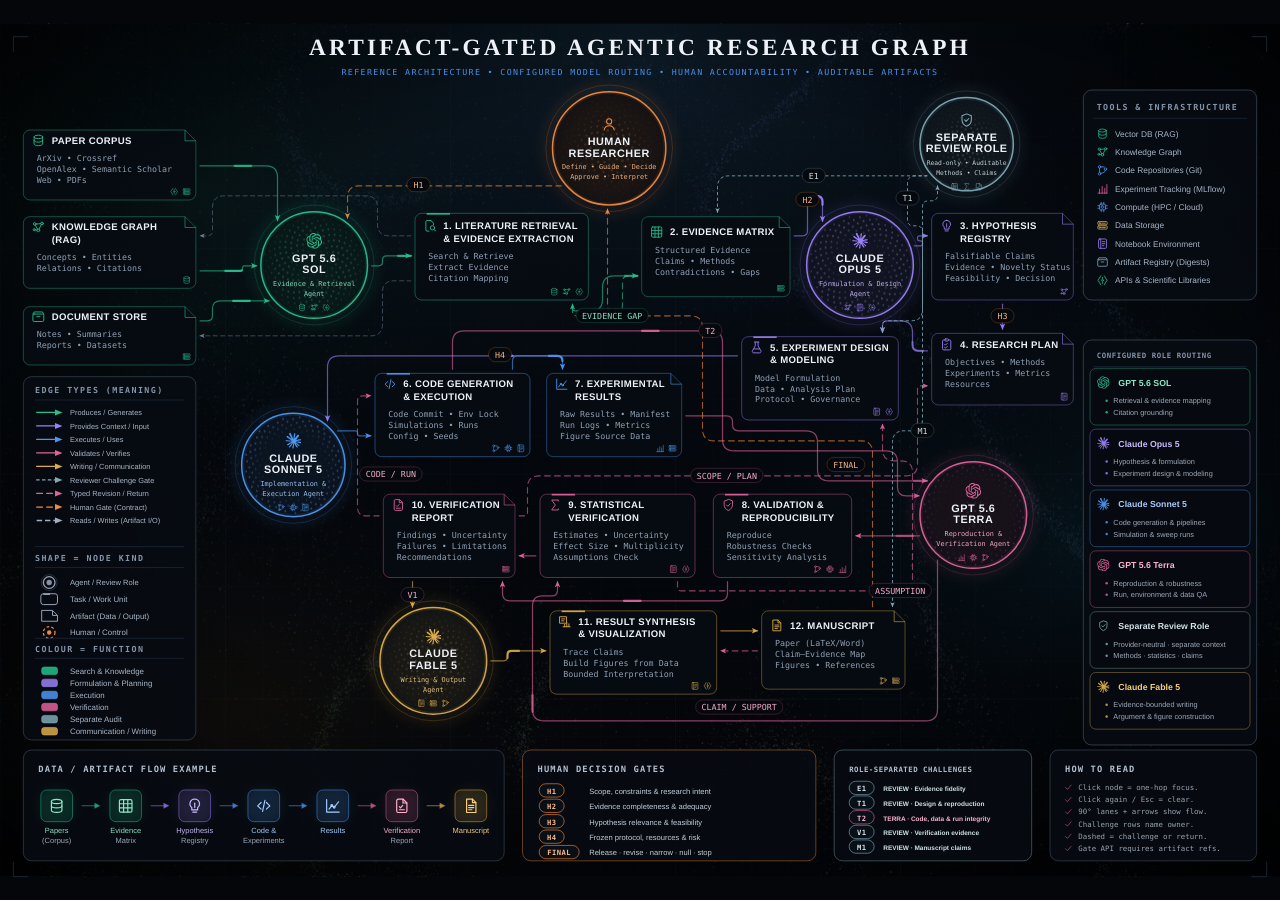
<file: architecture.html>
<!DOCTYPE html>
<html lang="en"><head><meta charset="utf-8">
<meta name="viewport" content="width=device-width,initial-scale=1">
<meta name="description" content="A provider-routed, artifact-gated reference architecture for evidence-driven academic research.">
<link rel="icon" type="image/svg+xml" href="assets/icon.svg">
<title>Academic Research as an Agentic Graph — Artifact-Gated Reference Architecture v5.2 (3:2)</title>
<style>
:root{
  --sans:-apple-system,"SF Pro Display",BlinkMacSystemFont,"Helvetica Neue",Helvetica,"Segoe UI",Arial,sans-serif;
  --serif:"Iowan Old Style",Palatino,"Palatino Linotype","Book Antiqua",Georgia,serif;
  --mono:ui-monospace,"SF Mono",SFMono-Regular,Menlo,"DejaVu Sans Mono",Consolas,monospace;
}
*{margin:0;padding:0;box-sizing:border-box}
html,body{height:100%;background:#04060a;overflow:hidden}
body{display:flex;align-items:center;justify-content:center;
  -webkit-font-smoothing:antialiased;text-rendering:geometricPrecision}
#plate{width:100vw;height:100vh;display:block;position:relative;z-index:1}
#fx{position:fixed;pointer-events:none;z-index:0}
text{font-family:var(--sans)}
text:not([fill]){fill:#e9eef6}
.mono{font-family:var(--mono)}
.serif{font-family:var(--serif)}
.flow{fill:none;stroke-linecap:round}
.graph-node{cursor:pointer;transition:opacity .18s ease-out,filter .18s ease-out}
.graph-edge,.graph-edge-flow,.edge-label{transition:opacity .18s ease-out}
#furniture,#masthead,#frame{transition:opacity .18s ease-out}
.graph-node:focus{outline:none}
.graph-node:focus-visible,.graph-node.is-focus{
  filter:brightness(1.32) drop-shadow(0 0 6px currentColor)}
.graph-node.is-neighbor{filter:brightness(1.08)}
#plate.has-node-focus #nodes>.graph-node{opacity:.12}
#plate.has-node-focus #nodes>.graph-node.is-focus,
#plate.has-node-focus #nodes>.graph-node.is-neighbor{opacity:1}
#plate.has-node-focus #edges>.graph-edge{opacity:.045}
#plate.has-node-focus #edges>.graph-edge.is-connected{opacity:1}
#plate.has-node-focus #flowlyr>.graph-edge-flow{opacity:0!important}
#plate.has-node-focus #flowlyr>.graph-edge-flow.is-connected{opacity:.96!important}
#plate.has-node-focus #edgelabels>.edge-label{opacity:.06}
#plate.has-node-focus #edgelabels>.edge-label.is-connected{opacity:1}
#plate.has-node-focus #furniture{opacity:.20}
#plate.has-node-focus #masthead{opacity:.48}
#plate.has-node-focus #frame{opacity:.24}
@media (prefers-reduced-motion:reduce){
  .flow{display:none}
  .graph-node,.graph-edge,.graph-edge-flow,.edge-label,#furniture,#masthead,#frame{transition:none}
}
.sr-only{position:absolute!important;width:1px!important;height:1px!important;padding:0!important;
  margin:-1px!important;overflow:hidden!important;clip:rect(0,0,0,0)!important;
  white-space:nowrap!important;border:0!important}
.mobile-workflow,.plate-hint{display:none}
@media (max-width:767px){
  html,body{height:auto;min-height:100%;overflow:auto;background:#04060a}
  body{display:block;color:#e9eef6;font-family:var(--sans)}
  #fx{display:none}
  /* The plate is 3:2 and text-dense. Fitted to the width it is legible only
     under a pinch, so the readable workflow below it is not optional — but a
     diagram nobody can see on a phone reads as a diagram that is not there. */
  #plate{width:100%;height:auto;aspect-ratio:1536/1024}
  .plate-hint{display:block;margin:0;padding:12px 20px 0;color:#8494a8;
    font:12px/1.5 var(--mono);text-align:center}
  .mobile-workflow{display:block;max-width:46rem;margin:0 auto;padding:28px 20px 48px}
  .mobile-kicker{margin:0 0 10px;color:#e09a6a;font:650 11px/1.3 var(--mono);
    letter-spacing:.15em;text-transform:uppercase}
  .mobile-workflow h1{margin:0;font:600 clamp(30px,9vw,46px)/1.02 var(--serif);
    letter-spacing:.01em;color:#eef2f8}
  .mobile-lede{margin:16px 0 24px;color:#aebbcb;font-size:16px;line-height:1.55}
  .mobile-boundary{margin:0 0 28px;padding:14px 16px;border:1px solid #36516d;
    background:#08111b;color:#cbd8e6;font-size:14px;line-height:1.5}
  .mobile-stage{margin:0 0 14px;padding:17px 16px;border:1px solid #243449;
    background:#070c12;border-radius:10px}
  .mobile-stage h2{margin:0 0 8px;font:650 16px/1.25 var(--sans);color:#eef2f8}
  .mobile-stage p,.mobile-stage li{color:#aebbcb;font-size:15px;line-height:1.5}
  .mobile-stage p{margin:0}.mobile-stage ul{margin:8px 0 0;padding-left:20px}
  .mobile-stage[data-domain="research"]{border-color:#17775d}
  .mobile-stage[data-domain="ideation"]{border-color:#6754aa}
  .mobile-stage[data-domain="execution"]{border-color:#3169a8}
  .mobile-stage[data-domain="verify"]{border-color:#9b3e68}
  .mobile-stage[data-domain="writing"]{border-color:#8c6c2e}
  .mobile-gates{margin-top:26px}.mobile-gates h2{font:600 24px/1.15 var(--serif)}
  .mobile-gate{margin-top:12px;padding:14px 16px;border-left:3px solid #f28a3d;
    background:#0a0e14}
  .mobile-gate strong{display:block;margin-bottom:5px;color:#ffbb84;font:650 13px var(--mono)}
  .mobile-gate span{color:#b8c4d2;font-size:14px;line-height:1.45}
  .mobile-artifacts{margin-top:28px;padding-top:22px;border-top:1px solid #243449}
  .mobile-artifacts h2{font:600 24px/1.15 var(--serif)}
  .mobile-artifacts p{color:#aebbcb;font-size:14px;line-height:1.5}
  .artifact-list{display:grid;grid-template-columns:1fr;gap:8px;margin-top:14px}
  .artifact-list code{display:block;padding:10px 12px;border:1px solid #243449;
    background:#070c12;color:#cbd8e6;font:12px/1.35 var(--mono);overflow-wrap:anywhere}
  .mobile-footer{margin-top:28px;color:#8494a8;font:12px/1.5 var(--mono)}
}
@media print{
  html,body{height:auto;overflow:visible;background:#fff}
  #fx{display:none}.mobile-workflow{display:none}
  #plate{width:100%;height:auto;background:#04060a}
}
</style></head>
<body>
<canvas id="fx"></canvas>
<svg id="plate" viewBox="0 0 1536 1024" preserveAspectRatio="xMidYMid meet"
     role="group" aria-labelledby="ttl desc" aria-describedby="graph-semantic">
  <desc id="desc">A heterogeneous, contract-gated graph of an academic research process, laid out in
  five regions. A left column holds the paper corpus, knowledge graph and document store. GPT 5.6 SOL
  retrieves literature, extracts evidence and produces an evidence matrix. A provider-neutral separate
  review role, assigned outside the producing context, audits that matrix against the corpus snapshot at
  gate E1 before any human reads it, so fabricated or misattributed citations are caught at the point of
  entry; typed evidence gaps return to retrieval. Claude Opus 5 turns approved evidence into a hypothesis
  registry, research plan and
  experiment design. Human gates H1 to H4 guard scope, evidence adequacy, hypothesis approval and the
  frozen protocol, governance record and compute authorisation before implementation. The same review role,
  in a fresh reviewer invocation distinct from the later audit invocations, challenges the design
  before that freeze. Claude Sonnet 5 generates and executes code and produces experimental results.
  Versioned code, environment, data, run and raw-result artifacts reach GPT 5.6 Terra, which checks integrity and drives validation,
  reproducibility and statistical verification. The separate review role audits the statistical work
  and merged verification evidence at the V1 handoff to writing, recomputing from the raw results and
  code rather than from the reports alone. Typed defects return
  to retrieval, planning, design or execution, and every return path carries a bounded revision budget.
  Claude Fable 5 receives read-only evidence, plan, result and
  verification artifacts, then produces the manuscript, claim–evidence map and figure registry. The separate
  review role performs the M1 manuscript claim audit; unsupported claims
  return to synthesis.
  Only an M1 pass reaches the human final decision, whose explicit outcomes are release, revise,
  narrow, null-result or stop. A right column lists shared tools and configured model routing; the bottom
  strip shows artifact flow, human gates, agent challenge gates and reading guidance. Selecting any
  graph node focuses its incident edges, edge labels and directly connected neighbour nodes.</desc>

<defs>
  <radialGradient id="gLift" cx="50%" cy="2%" r="88%">
    <stop offset="0%"  stop-color="#173449" stop-opacity=".5"/>
    <stop offset="44%" stop-color="#0a1420" stop-opacity=".26"/>
    <stop offset="100%" stop-color="#04060a" stop-opacity="0"/>
  </radialGradient>
  <radialGradient id="gGreen" cx="16%" cy="20%" r="40%">
    <stop offset="0%" stop-color="#0e3a32" stop-opacity=".28"/>
    <stop offset="100%" stop-color="#04060a" stop-opacity="0"/>
  </radialGradient>
  <radialGradient id="gCyan" cx="86%" cy="60%" r="40%">
    <stop offset="0%" stop-color="#0d3541" stop-opacity=".26"/>
    <stop offset="100%" stop-color="#04060a" stop-opacity="0"/>
  </radialGradient>
  <radialGradient id="gGold" cx="18%" cy="82%" r="38%">
    <stop offset="0%" stop-color="#302514" stop-opacity=".30"/>
    <stop offset="100%" stop-color="#04060a" stop-opacity="0"/>
  </radialGradient>
  <radialGradient id="gVig" cx="50%" cy="48%" r="72%">
    <stop offset="52%" stop-color="#000" stop-opacity="0"/>
    <stop offset="100%" stop-color="#000" stop-opacity=".78"/>
  </radialGradient>
  <pattern id="grid" width="45" height="45" patternUnits="userSpaceOnUse">
    <path d="M45 0H0V45" fill="none" stroke="#7fa8c8" stroke-opacity=".045" stroke-width=".7"/>
  </pattern>
  <pattern id="gridMaj" width="270" height="270" patternUnits="userSpaceOnUse">
    <path d="M270 0H0V270" fill="none" stroke="#7fa8c8" stroke-opacity=".07" stroke-width=".8"/>
  </pattern>
  <mask id="discHoles" maskUnits="userSpaceOnUse" x="0" y="0" width="1536" height="1024">
    <rect width="1536" height="1024" fill="#fff"/>
  </mask>
  <filter id="soft" x="-70%" y="-70%" width="240%" height="240%">
    <feGaussianBlur stdDeviation="6"/>
  </filter>

  <!-- icon library — 24px grid, 1.6 stroke, round caps/joins -->
  <g id="iconlib">
    <symbol id="i-db" viewBox="0 0 24 24" fill="none" stroke="currentColor" stroke-width="1.6" stroke-linecap="round" stroke-linejoin="round"><ellipse cx="12" cy="6" rx="7.2" ry="2.9"/><path d="M4.8 6v12c0 1.6 3.22 2.9 7.2 2.9s7.2-1.3 7.2-2.9V6"/><path d="M4.8 12c0 1.6 3.22 2.9 7.2 2.9s7.2-1.3 7.2-2.9"/></symbol>
    <symbol id="i-graph" viewBox="0 0 24 24" fill="none" stroke="currentColor" stroke-width="1.6" stroke-linecap="round" stroke-linejoin="round"><circle cx="5.8" cy="6.6" r="2.2"/><circle cx="18.2" cy="5.8" r="2.2"/><circle cx="12" cy="17.4" r="2.4"/><circle cx="5" cy="16.4" r="1.8"/><path d="M8 7.1 16 6.1M17 7.8 13.3 15.2M9.6 17.1 6.8 16.7M6.6 8.5 10.5 15.3"/></symbol>
    <symbol id="i-store" viewBox="0 0 24 24" fill="none" stroke="currentColor" stroke-width="1.6" stroke-linecap="round" stroke-linejoin="round"><path d="M2.8 7.6 5 4h14l2.2 3.6"/><rect x="2.8" y="7.6" width="18.4" height="12.6" rx="2"/><path d="M9.4 12h5.2"/></symbol>
    <symbol id="i-searchdoc" viewBox="0 0 24 24" fill="none" stroke="currentColor" stroke-width="1.6" stroke-linecap="round" stroke-linejoin="round"><path d="M13.4 3H7a2 2 0 0 0-2 2v14a2 2 0 0 0 2 2h3.4"/><path d="M13.4 3 18 7.6v2.6"/><circle cx="16.1" cy="15.4" r="3.7"/><path d="M18.8 18.1 21.4 20.7"/></symbol>
    <symbol id="i-matrix" viewBox="0 0 24 24" fill="none" stroke="currentColor" stroke-width="1.6" stroke-linecap="round" stroke-linejoin="round"><rect x="3.4" y="3.4" width="17.2" height="17.2" rx="2"/><path d="M3.4 9.13h17.2M3.4 14.87h17.2M9.13 3.4v17.2M14.87 3.4v17.2"/></symbol>
    <symbol id="i-bulb" viewBox="0 0 24 24" fill="none" stroke="currentColor" stroke-width="1.6" stroke-linecap="round" stroke-linejoin="round"><path d="M12 2.6a6.6 6.6 0 0 0-4 11.8v3.2h8v-3.2a6.6 6.6 0 0 0-4-11.8z"/><path d="M9.4 20.6h5.2"/><path d="M12 8.4v6"/></symbol>
    <symbol id="i-clipboard" viewBox="0 0 24 24" fill="none" stroke="currentColor" stroke-width="1.6" stroke-linecap="round" stroke-linejoin="round"><path d="M9 4.2H7a2 2 0 0 0-2 2V19a2 2 0 0 0 2 2h10a2 2 0 0 0 2-2V6.2a2 2 0 0 0-2-2h-2"/><rect x="9" y="2.4" width="6" height="3.6" rx="1.2"/><path d="M8.4 11.4l1.6 1.6 3.2-3.2M8.4 16.6l1.6 1.6 3.2-3.2"/></symbol>
    <symbol id="i-flask" viewBox="0 0 24 24" fill="none" stroke="currentColor" stroke-width="1.6" stroke-linecap="round" stroke-linejoin="round"><path d="M9.6 2.8v6.4L4.9 17.5A2.4 2.4 0 0 0 7 21.1h10a2.4 2.4 0 0 0 2.1-3.6l-4.7-8.3V2.8"/><path d="M8.2 2.8h7.6"/><path d="M7.2 14.4h9.6"/></symbol>
    <symbol id="i-code" viewBox="0 0 24 24" fill="none" stroke="currentColor" stroke-width="1.6" stroke-linecap="round" stroke-linejoin="round"><path d="M8.4 7.4 3.6 12l4.8 4.6M15.6 7.4 20.4 12l-4.8 4.6M13.6 4.4l-3.2 15.2"/></symbol>
    <symbol id="i-chart" viewBox="0 0 24 24" fill="none" stroke="currentColor" stroke-width="1.6" stroke-linecap="round" stroke-linejoin="round"><path d="M3.6 3.4v17.2h17.2"/><path d="M6.9 16.6 10.6 11.6 13.9 14 20 6.4"/><circle cx="10.6" cy="11.6" r="1.15"/><circle cx="13.9" cy="14" r="1.15"/></symbol>
    <symbol id="i-shield" viewBox="0 0 24 24" fill="none" stroke="currentColor" stroke-width="1.6" stroke-linecap="round" stroke-linejoin="round"><path d="M12 2.7 4.9 5.7v5.8c0 4.4 2.9 8.2 7.1 9.8 4.2-1.6 7.1-5.4 7.1-9.8V5.7z"/><path d="M8.9 11.9l2.3 2.3 4-4.5"/></symbol>
    <symbol id="i-sigma" viewBox="0 0 24 24" fill="none" stroke="currentColor" stroke-width="1.6" stroke-linecap="round" stroke-linejoin="round"><path d="M17.6 5.4V3.6H6.4l6.1 8.4-6.1 8.4h11.2v-1.8"/></symbol>
    <symbol id="i-report" viewBox="0 0 24 24" fill="none" stroke="currentColor" stroke-width="1.6" stroke-linecap="round" stroke-linejoin="round"><path d="M13.8 2.9H7a2 2 0 0 0-2 2v14.2a2 2 0 0 0 2 2h10a2 2 0 0 0 2-2V8.1z"/><path d="M13.6 2.9v5.2h5.2"/><path d="M8.6 13.2l1.5 1.5 3.2-3.4"/><path d="M8.6 17.4h6.8"/></symbol>
    <symbol id="i-manuscript" viewBox="0 0 24 24" fill="none" stroke="currentColor" stroke-width="1.6" stroke-linecap="round" stroke-linejoin="round"><path d="M6.2 2.9h8.2L19 7.5v13.6H6.2z"/><path d="M14.2 2.9v4.7h4.7"/><path d="M9 11.4h7M9 14.4h7M9 17.4h4.4"/></symbol>
    <symbol id="i-synth" viewBox="0 0 24 24" fill="none" stroke="currentColor" stroke-width="1.6" stroke-linecap="round" stroke-linejoin="round"><path d="M3.4 3.6h11.2v11H3.4z"/><path d="M6.2 7.4h5.6M6.2 10.6h4"/><path d="M8.6 20.6h12"/><path d="M11.4 20.6v-4.2M15 20.6v-7.4M18.6 20.6v-5"/></symbol>
    <symbol id="i-user" viewBox="0 0 24 24" fill="none" stroke="currentColor" stroke-width="1.6" stroke-linecap="round" stroke-linejoin="round"><circle cx="12" cy="7.8" r="3.9"/><path d="M4.4 20.8a7.7 7.7 0 0 1 15.2 0"/></symbol>
    <symbol id="i-model" viewBox="0 0 24 24" fill="none" stroke="currentColor" stroke-width="1.6" stroke-linecap="round" stroke-linejoin="round"><path d="M12 2.8 20.4 7.4v9.2L12 21.2 3.6 16.6V7.4z"/><path d="M3.6 7.4 12 12l8.4-4.6M12 12v9.2"/></symbol>
    <symbol id="i-git" viewBox="0 0 24 24" fill="none" stroke="currentColor" stroke-width="1.6" stroke-linecap="round" stroke-linejoin="round"><circle cx="6.4" cy="5.4" r="2.4"/><circle cx="6.4" cy="18.6" r="2.4"/><circle cx="17.6" cy="9.6" r="2.4"/><path d="M6.4 7.8v8.4"/><path d="M17.6 12c0 3.6-3.4 4.6-8.8 5.6"/><path d="M8.8 5.4h6.4"/></symbol>
    <symbol id="i-notebook" viewBox="0 0 24 24" fill="none" stroke="currentColor" stroke-width="1.6" stroke-linecap="round" stroke-linejoin="round"><rect x="4.4" y="3" width="15.2" height="18" rx="2"/><path d="M8.6 3v18"/><path d="M11.6 8.2h5M11.6 12h5M11.6 15.8h3"/></symbol>
    <symbol id="i-cpu" viewBox="0 0 24 24" fill="none" stroke="currentColor" stroke-width="1.6" stroke-linecap="round" stroke-linejoin="round"><rect x="6.4" y="6.4" width="11.2" height="11.2" rx="2"/><rect x="9.8" y="9.8" width="4.4" height="4.4" rx="1"/><path d="M9.6 3v3.4M14.4 3v3.4M9.6 17.6V21M14.4 17.6V21M3 9.6h3.4M3 14.4h3.4M17.6 9.6H21M17.6 14.4H21"/></symbol>
    <symbol id="i-track" viewBox="0 0 24 24" fill="none" stroke="currentColor" stroke-width="1.6" stroke-linecap="round" stroke-linejoin="round"><path d="M3.4 20.6h17.2"/><path d="M6.4 20.6V13M11.4 20.6V7.6M16.4 20.6v-9.4M20.4 20.6V4"/></symbol>
    <symbol id="i-drive" viewBox="0 0 24 24" fill="none" stroke="currentColor" stroke-width="1.6" stroke-linecap="round" stroke-linejoin="round"><rect x="3" y="4.8" width="18" height="6.2" rx="1.7"/><rect x="3" y="13" width="18" height="6.2" rx="1.7"/><circle cx="6.8" cy="7.9" r="1"/><circle cx="6.8" cy="16.1" r="1"/><path d="M10.4 7.9h7.2M10.4 16.1h7.2"/></symbol>
    <symbol id="i-openai" viewBox="0 0 24 24" fill="currentColor" stroke="none"><path d="M22.2819 9.8211a5.9847 5.9847 0 0 0-.5157-4.9108 6.0462 6.0462 0 0 0-6.5098-2.9A6.0651 6.0651 0 0 0 4.9807 4.1818a5.9847 5.9847 0 0 0-3.9977 2.9 6.0462 6.0462 0 0 0 .7427 7.0966 5.98 5.98 0 0 0 .511 4.9107 6.051 6.051 0 0 0 6.5146 2.9001A5.9847 5.9847 0 0 0 13.2599 24a6.0557 6.0557 0 0 0 5.7718-4.2058 5.9894 5.9894 0 0 0 3.9977-2.9001 6.0557 6.0557 0 0 0-.7475-7.0729zm-9.022 12.6081a4.4755 4.4755 0 0 1-2.8764-1.0408l.1419-.0804 4.7783-2.7582a.7948.7948 0 0 0 .3927-.6813v-6.7369l2.02 1.1686a.071.071 0 0 1 .038.052v5.5826a4.504 4.504 0 0 1-4.4945 4.494zm-9.6607-4.1254a4.4708 4.4708 0 0 1-.5346-3.0137l.142.0852 4.783 2.7582a.7712.7712 0 0 0 .7806 0l5.8428-3.3685v2.3324a.0804.0804 0 0 1-.0332.0615L9.74 19.9502a4.4992 4.4992 0 0 1-6.1408-1.6464zM2.3408 7.8956a4.485 4.485 0 0 1 2.3655-1.9728V11.6a.7664.7664 0 0 0 .3879.6765l5.8144 3.3543-2.0201 1.1685a.0757.0757 0 0 1-.071 0l-4.8303-2.7865A4.504 4.504 0 0 1 2.3408 7.872zm16.5963 3.8558L13.1038 8.364 15.1192 7.2a.0757.0757 0 0 1 .071 0l4.8303 2.7913a4.4944 4.4944 0 0 1-.6765 8.1042v-5.6772a.79.79 0 0 0-.4067-.6813zm2.0107-3.0231l-.142-.0852-4.7735-2.7818a.7759.7759 0 0 0-.7854 0L9.409 9.2297V6.8974a.0662.0662 0 0 1 .0284-.0615l4.8303-2.7866a4.4992 4.4992 0 0 1 6.6802 4.66zM8.3065 12.863l-2.02-1.1638a.0804.0804 0 0 1-.038-.0567V6.0742a4.4992 4.4992 0 0 1 7.3757-3.4537l-.142.0805L8.704 5.459a.7948.7948 0 0 0-.3927.6813zm1.0976-2.3654l2.602-1.4998 2.6069 1.4998v2.9994l-2.5974 1.4997-2.6067-1.4997Z"/></symbol>
    <symbol id="i-claude" viewBox="0 0 24 24" fill="currentColor" stroke="none"><path d="m4.7144 15.9555 4.7174-2.6471.079-.2307-.079-.1275h-.2307l-.7893-.0486-2.6956-.0729-2.3375-.0971-2.2646-.1214-.5707-.1215-.5343-.7042.0546-.3522.4797-.3218.686.0608 1.5179.1032 2.2767.1578 1.6514.0972 2.4468.255h.3886l.0546-.1579-.1336-.0971-.1032-.0972L6.973 9.8356l-2.55-1.6879-1.3356-.9714-.7225-.4918-.3643-.4614-.1578-1.0078.6557-.7225.8803.0607.2246.0607.8925.686 1.9064 1.4754 2.4893 1.8336.3643.3035.1457-.1032.0182-.0728-.164-.2733-1.3539-2.4467-1.445-2.4893-.6435-1.032-.17-.6194c-.0607-.255-.1032-.4674-.1032-.7285L6.287.1335 6.6997 0l.9957.1336.419.3642.6192 1.4147 1.0018 2.2282 1.5543 3.0296.4553.8985.2429.8318.091.255h.1579v-.1457l.1275-1.706.2368-2.0947.2307-2.6957.0789-.7589.3764-.9107.7468-.4918.5828.2793.4797.686-.0668.4433-.2853 1.8517-.5586 2.9021-.3643 1.9429h.2125l.2429-.2429.9835-1.3053 1.6514-2.0643.7286-.8196.85-.9046.5464-.4311h1.0321l.759 1.1293-.34 1.1657-1.0625 1.3478-.8804 1.1414-1.2628 1.7-.7893 1.36.0729.1093.1882-.0183 2.8535-.607 1.5421-.2794 1.8396-.3157.8318.3886.091.3946-.3278.8075-1.967.4857-2.3072.4614-3.4364.8136-.0425.0304.0486.0607 1.5482.1457.6618.0364h1.621l3.0175.2247.7892.522.4736.6376-.079.4857-1.2142.6193-1.6393-.3886-3.825-.9107-1.3113-.3279h-.1822v.1093l1.0929 1.0686 2.0035 1.8092 2.5075 2.3314.1275.5768-.3218.4554-.34-.0486-2.2039-1.6575-.85-.7468-1.9246-1.621h-.1275v.17l.4432.6496 2.3436 3.5214.1214 1.0807-.17.3521-.6071.2125-.6679-.1214-1.3721-1.9246L14.38 17.959l-1.1414-1.9428-.1397.079-.674 7.2552-.3156.3703-.7286.2793-.6071-.4614-.3218-.7468.3218-1.4753.3886-1.9246.3157-1.53.2853-1.9004.17-.6314-.0121-.0425-.1397.0182-1.4328 1.9672-2.1796 2.9446-1.7243 1.8456-.4128.164-.7164-.3704.0667-.6618.4008-.5889 2.386-3.0357 1.4389-1.882.929-1.0868-.0062-.1579h-.0546l-6.3385 4.1164-1.1293.1457-.4857-.4554.0608-.7467.2307-.2429 1.9064-1.3114Z"/></symbol>
    <symbol id="i-vector" viewBox="0 0 24 24" fill="none" stroke="currentColor" stroke-width="1.6" stroke-linecap="round" stroke-linejoin="round"><circle cx="5.4" cy="6" r="1.9"/><circle cx="12" cy="12" r="1.9"/><circle cx="18.6" cy="6" r="1.9"/><circle cx="18.6" cy="18" r="1.9"/><circle cx="5.4" cy="18" r="1.9"/><path d="M6.9 7.3 10.6 10.7M13.4 10.7 17.1 7.3M13.4 13.3l3.7 3.4M6.9 16.7l3.7-3.4"/></symbol>
    <symbol id="i-target" viewBox="0 0 24 24" fill="none" stroke="currentColor" stroke-width="1.6" stroke-linecap="round" stroke-linejoin="round"><circle cx="12" cy="12" r="8.6"/><circle cx="12" cy="12" r="4.6"/><circle cx="12" cy="12" r="1.5"/><path d="M12 3.4V.9M12 23.1v-2.5M3.4 12H.9M23.1 12h-2.5"/></symbol>
    <symbol id="i-api" viewBox="0 0 24 24" fill="none" stroke="currentColor" stroke-width="1.6" stroke-linecap="round" stroke-linejoin="round"><path d="M8.6 3.4 3.4 12l5.2 8.6M15.4 3.4 20.6 12l-5.2 8.6"/><circle cx="12" cy="12" r="1.9"/><path d="M12 6.2v2.2M12 15.6v2.2"/></symbol>
    <!-- added for the 3:2 board — same 24px grid / 1.6 stroke / round caps -->
    <symbol id="i-fable" viewBox="0 0 24 24" fill="none" stroke="currentColor" stroke-width="2.3" stroke-linecap="round" stroke-linejoin="round"><path d="M7.6 21.2V4.6h9.1M7.6 12.4h7.2"/></symbol>
    <symbol id="i-check" viewBox="0 0 24 24" fill="none" stroke="currentColor" stroke-width="1.6" stroke-linecap="round" stroke-linejoin="round"><path d="M4.6 12.8 9.6 17.8 19.4 6.6"/></symbol>
    <symbol id="i-chainarrow" viewBox="0 0 24 24" fill="none" stroke="currentColor" stroke-width="1.6" stroke-linecap="round" stroke-linejoin="round"><path d="M3.4 12h17.2M15.2 6.6 20.6 12l-5.4 5.4"/></symbol>
  </g>
</defs>

<g id="bg" mask="url(#discHoles)">
  <!-- semi-transparent so the luminous-silt canvas beneath reads through -->
  <rect width="1536" height="1024" fill="#04060a" fill-opacity=".42"/>
  <rect width="1536" height="1024" fill="url(#grid)"/>
  <rect width="1536" height="1024" fill="url(#gridMaj)"/>
  <rect width="1536" height="1024" fill="url(#gLift)"/>
  <rect width="1536" height="1024" fill="url(#gGreen)"/>
  <rect width="1536" height="1024" fill="url(#gCyan)"/>
  <rect width="1536" height="1024" fill="url(#gGold)"/>
  <rect width="1536" height="1024" fill="url(#gVig)"/>
</g>
<g id="frame" stroke="#3d5570" stroke-opacity=".5" stroke-width="1" fill="none">
  <path d="M16 34V16h18M1520 34V16h-18M16 1006v18h18M1520 1006v18h-18"/>
</g>

<g id="masthead"></g>
<g id="furniture"></g>
<g id="edges" fill="none"></g>
<g id="flowlyr" fill="none"></g>
<g id="nodes"></g>
<g id="edgelabels"></g>
</svg>
<p class="plate-hint">Pinch to zoom the diagram, or read the same workflow below.</p>

<main class="mobile-workflow" aria-label="Readable mobile workflow">
  <p class="mobile-kicker">Artifact-gated reference architecture · v5.2</p>
  <h1>Contract-gated agentic research</h1>
  <p class="mobile-lede">A role-separated research workflow in which models produce bounded artifacts,
    reviewers challenge evidence, and humans retain scope, protocol and release authority.</p>
  <p class="mobile-boundary"><strong>Claim boundary:</strong> this page is a reference architecture and
    executable gate-dependency prototype. It does not autonomously validate scientific truth.</p>

  <section class="mobile-stage" data-domain="research"><h2>1–2 · Retrieval and evidence</h2>
    <p>A scoped search protocol and corpus snapshot feed structured extraction. Evidence gaps,
      contradictions and unresolved citations return to retrieval.</p></section>
  <section class="mobile-stage" data-domain="ideation"><h2>3–5 · Hypothesis and protocol</h2>
    <p>Approved evidence supports falsifiable hypotheses, a research plan and a frozen protocol.
      Governance applicability, exclusions, stopping rules and analysis choices are recorded before execution.</p></section>
  <section class="mobile-stage" data-domain="execution"><h2>6–7 · Execution and results</h2>
    <p>Implementation produces a code commit, environment lock, data manifest, run manifest and immutable
      raw results. Execution defects return to the implementation stage.</p></section>
  <section class="mobile-stage" data-domain="verify"><h2>8–10 · Reproduction and verification</h2>
    <p>Role-separated checks cover computational reproduction, robustness, estimates, uncertainty,
      assumptions, multiplicity, failure accounting and residual limitations.</p></section>
  <section class="mobile-stage" data-domain="writing"><h2>11–12 · Synthesis and manuscript</h2>
    <p>Writing receives read-only evidence, protocol, result and verification artifacts. A claim–evidence map
      and figure registry are audited before the human release decision.</p></section>

  <section class="mobile-gates"><h2>Decision gates</h2>
    <div class="mobile-gate"><strong>H1 · Scope</strong><span>Research intent, constraints and governance applicability.</span></div>
    <div class="mobile-gate"><strong>E1 · Evidence fidelity</strong><span>Citation–source fidelity, retraction status and fabricated-reference detection, audited against the corpus snapshot before H2.</span></div>
    <div class="mobile-gate"><strong>H2 · Evidence</strong><span>Search coverage, source adequacy, contradictions and unresolved gaps.</span></div>
    <div class="mobile-gate"><strong>H3 · Hypothesis</strong><span>Relevance, novelty status, falsifiability and feasibility.</span></div>
    <div class="mobile-gate"><strong>H4 · Protocol freeze</strong><span>Outcomes, exclusions, analysis, multiplicity, stopping rules, data-access and compute authorisation, resources and risk.</span></div>
    <div class="mobile-gate"><strong>T1 / T2 / V1 / M1 · Challenge</strong><span>Design, integrity, verification evidence and manuscript claims are reviewed by single-shot, role-separated CLI invocations. Each decision binds the current artifact hashes to the captured prompt and response log. V1 recomputes from raw results and code, not from reports alone.</span></div>
    <div class="mobile-gate"><strong>FINAL · Human decision</strong><span>Release, revise, narrow, null-result or stop. Every exit, including stop, writes a release manifest.</span></div>
  </section>

  <section class="mobile-gates"><h2>Loop bounds</h2>
    <div class="mobile-gate"><strong>Revision budget</strong><span>Every gate carries a maximum revision count. Once spent, the gate may only block or escalate, so no typed return can cycle indefinitely. Counts are recorded in the release manifest.</span></div>
    <div class="mobile-gate"><strong>Reviewer separation</strong><span>Each challenge uses a fresh invocation; producer and reviewer identities determine the recorded separation level. Captured local provenance is not provider attestation or a guarantee of epistemic independence.</span></div>
  </section>

  <section class="mobile-artifacts"><h2>Required audit trail</h2>
    <p>Passing a gate requires registered, versioned artifacts rather than a textual assertion alone.</p>
    <div class="artifact-list">
      <code>problem_spec · search_protocol · corpus_snapshot · kg_snapshot · evidence_matrix</code>
      <code>hypothesis_registry · design_protocol · frozen_protocol · governance_record</code>
      <code>code_commit · environment_lock · data_manifest · run_manifest · raw_results</code>
      <code>reproduction_report · statistical_report · verification_report</code>
      <code>claim_evidence_map · figure_registry · manuscript · release_manifest</code>
    </div>
  </section>
  <p class="mobile-footer">Model names indicate the configured routing in this version, not a universal
    claim that one provider is required. The reviewer is a provider-neutral role rather than a named
    model; the executable path requires one assigned CLI invocation, immutable inputs, an auditable local
    identity and captured prompt/response digests, but these controls do not authenticate the remote service
    or guarantee epistemic independence.</p>
</main>
<p id="focus-status" class="sr-only" aria-live="polite"></p>

<script>
"use strict";
const SVGNS="http://www.w3.org/2000/svg";
const $=id=>document.getElementById(id);
const REFERENCE_RUN_VIEW=new URLSearchParams(window.location.search).get("view")==="reference-run";
function el(tag,attrs,parent){const n=document.createElementNS(SVGNS,tag);
  for(const k in attrs) if(attrs[k]!==undefined&&attrs[k]!==null) n.setAttribute(k,attrs[k]);
  if(parent) parent.appendChild(n); return n;}
function txt(parent,x,y,s,o){const t=el("text",Object.assign({x:x,y:y},o||{}),parent);
  t.textContent=s; return t;}

/* ── colour encodes function, never decoration ── */
const DOM={
  research :{line:"#25c08c", ink:"#8ce8c6", name:"Search & knowledge"},
  ideation :{line:"#9a80f5", ink:"#c9bcfd", name:"Formulation & planning"},
  execution:{line:"#4d97f2", ink:"#a6cdff", name:"Execution"},
  verify   :{line:"#e0629b", ink:"#ffb3d0", name:"Verification"},
  audit    :{line:"#7fa9b5", ink:"#d1e3e8", name:"Separate audit"},
  writing  :{line:"#dcac4c", ink:"#f5cf82", name:"Communication / writing"},
  human    :{line:"#f28a3d", ink:"#ffbb84", name:"Human / control"},
  infra    :{line:"#6b7f95", ink:"#9fb0c2", name:"Tools & infrastructure"}
};
const INK="#eef2f8", INK2="#aebbcb", INK3="#8f9fb2", HAIR="#1b2635";

const ET={
  research :{d:"research",  w:1.45},
  ideation :{d:"ideation",  w:1.45},
  execution:{d:"execution", w:1.45},
  verify   :{d:"verify",    w:1.45},
  writing  :{d:"writing",   w:1.45},
  researchrevise:{d:"research",w:1.35,dash:"7 5"},
  revise   :{d:"verify",    w:1.35, dash:"7 5"},
  challenge:{d:"audit",     w:1.15, dash:"3 4", op:.88},
  control  :{d:"human",     w:1.35, dash:"7 5"},
  io       :{d:"infra",     w:1.2,  dash:"5 4", op:.52}
};

/* ── agents ── */
const AGENTS=[
 {id:"human", dom:"human",     cx:731, cy:150, r:68, icon:"i-user",
  name:["HUMAN","RESEARCHER"], role:["Define • Guide • Decide","Approve • Interpret"]},
 {id:"sol",   dom:"research",  cx:377, cy:290, r:64,
  icon:REFERENCE_RUN_VIEW?"i-claude":"i-openai",
  name:REFERENCE_RUN_VIEW?["CLAUDE","SONNET 5"]:["GPT 5.6","SOL"],
  role:["Evidence & Retrieval","Agent"], tools:["i-db","i-graph","i-api"]},
 {id:"opus",  dom:"ideation",  cx:1032,cy:290, r:64, icon:"i-claude",
  name:["CLAUDE","OPUS 5"], role:["Formulation & Design","Agent"], tools:["i-graph","i-notebook","i-api"]},
 {id:"sonnet",dom:"execution", cx:352, cy:530, r:62, icon:"i-claude",
  name:["CLAUDE","SONNET 5"], role:["Implementation &","Execution Agent"], tools:["i-git","i-cpu","i-notebook"]},
 {id:"terra", dom:"verify",    cx:1168,cy:590, r:64, icon:"i-openai",
  name:["GPT 5.6","TERRA"], role:["Reproduction &","Verification Agent"], tools:["i-track","i-cpu","i-git"]},
 {id:"reviewer",dom:"audit",    cx:1160,cy:145, r:56, icon:"i-shield",roleFs:7.6,
  name:["SEPARATE","REVIEW ROLE"], role:["Read-only • Auditable","Methods • Claims"],
  tools:["i-notebook","i-sigma","i-report"]},
 {id:"fable", dom:"writing",   cx:520, cy:765, r:64, icon:"i-claude",
  name:["CLAUDE","FABLE 5"], role:["Writing & Output","Agent"],
  readOnlyInputs:["c2","c3","c4","c7","c10"],tools:["i-notebook","i-drive","i-git"]}
];

/* ── task plates (T) and artifact plates (A, cut corner) ── */
const CELLS=[
 /* left column — source artifacts */
 {id:"corpus",k:"A",dom:"research",x:28,y:128,w:207,h:84,icon:"i-db",
  t:["PAPER CORPUS"],d:["ArXiv • Crossref","OpenAlex • Semantic Scholar","Web • PDFs"],tools:["i-api","i-drive"]},
 {id:"kg",k:"A",dom:"research",x:28,y:232,w:207,h:86,icon:"i-graph",
  t:["KNOWLEDGE GRAPH","(RAG)"],d:["Concepts • Entities","Relations • Citations"],tools:["i-db"]},
 {id:"docs",k:"A",dom:"research",x:28,y:340,w:207,h:70,icon:"i-store",
  t:["DOCUMENT STORE"],d:["Notes • Summaries","Reports • Datasets"],tools:["i-drive"]},

 /* numbered work units 1–12 */
 {id:"c1",k:"T",dom:"research",x:498,y:228,w:208,h:104,icon:"i-searchdoc",
  t:["1. LITERATURE RETRIEVAL","& EVIDENCE EXTRACTION"],
  d:["Search & Retrieve","Extract Evidence","Citation Mapping"],tools:["i-db","i-graph","i-api"]},
 {id:"c2",k:"A",dom:"research",x:770,y:232,w:178,h:96,icon:"i-matrix",
  t:["2. EVIDENCE MATRIX"],d:["Structured Evidence","Claims • Methods","Contradictions • Gaps"],tools:["i-drive"]},
 {id:"c3",k:"A",dom:"ideation",x:1118,y:228,w:170,h:104,icon:"i-bulb",
  t:["3. HYPOTHESIS","REGISTRY"],d:["Falsifiable Claims","Evidence • Novelty Status","Feasibility • Decision"],tools:["i-graph"]},
 {id:"c4",k:"A",dom:"ideation",x:1118,y:372,w:170,h:86,icon:"i-clipboard",
  t:["4. RESEARCH PLAN"],d:["Objectives • Methods","Experiments • Metrics","Resources"],tools:["i-notebook"]},
 {id:"c5",k:"T",dom:"ideation",x:890,y:376,w:188,h:100,icon:"i-flask",
  t:["5. EXPERIMENT DESIGN","& MODELING"],d:["Model Formulation","Data • Analysis Plan","Protocol • Governance"],tools:["i-notebook","i-api"]},
 {id:"c6",k:"T",dom:"execution",x:450,y:420,w:186,h:100,icon:"i-code",
  t:["6. CODE GENERATION","& EXECUTION"],d:["Code Commit • Env Lock","Simulations • Runs","Config • Seeds"],tools:["i-git","i-cpu","i-notebook"]},
 {id:"c7",k:"A",dom:"execution",x:656,y:420,w:162,h:100,icon:"i-chart",
  t:["7. EXPERIMENTAL","RESULTS"],d:["Raw Results • Manifest","Run Logs • Metrics","Figure Source Data"],tools:["i-track","i-drive"]},
 {id:"c8",k:"T",dom:"verify",x:856,y:565,w:166,h:100,icon:"i-shield",
  t:["8. VALIDATION &","REPRODUCIBILITY"],d:["Reproduce","Robustness Checks","Sensitivity Analysis"],tools:["i-git","i-cpu","i-track"]},
 {id:"c9",k:"T",dom:"verify",x:648,y:565,w:186,h:100,icon:"i-sigma",
  t:["9. STATISTICAL","VERIFICATION"],d:["Estimates • Uncertainty","Effect Size • Multiplicity","Assumptions Check"],tools:["i-notebook","i-api"]},
 {id:"c10",k:"A",dom:"verify",x:460,y:565,w:158,h:100,icon:"i-report",
  t:["10. VERIFICATION","REPORT"],d:["Findings • Uncertainty","Failures • Limitations","Recommendations"],tools:["i-drive"]},
 {id:"c11",k:"T",dom:"writing",x:660,y:705,w:200,h:100,icon:"i-synth",
  t:["11. RESULT SYNTHESIS","& VISUALIZATION"],d:["Trace Claims","Build Figures from Data","Bounded Interpretation"],tools:["i-notebook","i-api"]},
 {id:"c12",k:"A",dom:"writing",x:914,y:705,w:172,h:94,icon:"i-manuscript",
  t:["12. MANUSCRIPT"],d:["Paper (LaTeX/Word)","Claim–Evidence Map","Figures • References"],tools:["i-git","i-drive"]}
];

const INFRA=[
 {icon:"i-db",       dom:"research",  t:"Vector DB (RAG)"},
 {icon:"i-graph",    dom:"research",  t:"Knowledge Graph"},
 {icon:"i-git",      dom:"execution", t:"Code Repositories (Git)"},
 {icon:"i-track",    dom:"verify",    t:"Experiment Tracking (MLflow)"},
 {icon:"i-cpu",      dom:"execution", t:"Compute (HPC / Cloud)"},
 {icon:"i-drive",    dom:"writing",   t:"Data Storage"},
 {icon:"i-notebook", dom:"ideation",  t:"Notebook Environment"},
 {icon:"i-store",    dom:"audit",     t:"Artifact Registry (Digests)"},
 {icon:"i-api",      dom:"research",  t:"APIs & Scientific Libraries"}
];

const CAPS=[
 {dom:"research", icon:REFERENCE_RUN_VIEW?"i-claude":"i-openai",
  name:REFERENCE_RUN_VIEW?"Claude Sonnet 5":"GPT 5.6 SOL",
  items:["Retrieval & evidence mapping","Citation grounding"]},
 {dom:"ideation", icon:"i-claude", name:"Claude Opus 5",
  items:["Hypothesis & formulation","Experiment design & modeling"]},
 {dom:"execution",icon:"i-claude", name:"Claude Sonnet 5",
  items:["Code generation & pipelines","Simulation & sweep runs"]},
 {dom:"verify",   icon:"i-openai", name:"GPT 5.6 Terra",
  items:["Reproduction & robustness","Run, environment & data QA"]},
 {dom:"audit",    icon:"i-shield", name:"Separate Review Role",
  items:["Provider-neutral · separate context","Methods · statistics · claims"]},
 {dom:"writing",  icon:"i-claude", name:"Claude Fable 5",
  items:["Evidence-bounded writing","Argument & figure construction"]}
];

const CHAIN=[
 {icon:"i-db",        dom:"research", t:["Papers","(Corpus)"]},
 {icon:"i-matrix",    dom:"research", t:["Evidence","Matrix"]},
 {icon:"i-bulb",      dom:"ideation", t:["Hypothesis","Registry"]},
 {icon:"i-code",      dom:"execution",t:["Code &","Experiments"]},
 {icon:"i-chart",     dom:"execution",t:["Results"]},
 {icon:"i-report",    dom:"verify",   t:["Verification","Report"]},
 {icon:"i-manuscript",dom:"writing",  t:["Manuscript"]}
];

/* ── edges: [from, to, type, label, {lt, dx, dy, bi, lc, contract, reason, gate}] —
   contract identifies a decision gate; a typed revision return carries both the reason and
   the gate whose revise route emits it, so no return exists that the machine cannot issue.
   The path itself is routed on the occupancy grid, so no edge carries hand-placed waypoints ── */
const EDGES=[
 /* sources → SOL */
 ["corpus","sol","research",null],
 ["kg","sol","research",null],
 ["docs","sol","research",null],

 /* SOL → literature retrieval → evidence matrix; E1 audits fidelity before the human gate */
 ["sol","c1","research",null],
 ["c1","c2","research",null],
 ["c2","c1","researchrevise","EVIDENCE GAP",
  {reason:"evidence_gap",gate:"E1",lt:.56}],
 ["c1","kg","io",null],
 ["c1","docs","io",null],
 ["reviewer","c2","challenge","E1",{contract:"E1",lt:.46}],
 ["c2","opus","ideation","H2",{contract:"H2",lc:"human",lt:.50}],

 /* formulation & planning — H3 approves the hypothesis; H4 freezes the protocol */
 ["opus","c3","ideation",null],
 ["c3","c4","ideation","H3",{contract:"H3",lc:"human",lt:.48}],
 ["c4","c5","ideation",null],
 ["c5","sonnet","ideation","H4",{contract:"H4",lt:.5,dy:-1,lc:"human"}],
 ["reviewer","c5","challenge","T1",{contract:"T1",lt:.52}],

 /* implementation & execution */
 ["sonnet","c6","execution",null],
 ["c6","c7","execution",null],

 /* verification — code and results reach Terra; parallel checks merge in the report */
 ["c6","terra","verify","T2",{contract:"T2",lt:.52,toDir:2}],
 ["c7","terra","verify",null],
 ["terra","c8","verify",null],
 ["terra","c9","verify",null],
 ["c8","c10","verify",null],
 ["c9","c10","verify",null],
 ["c10","c6","revise","CODE / RUN",{reason:"code_run_defect",gate:"V1",lt:.45,dx:40,dy:8}],
 ["c10","c4","revise","SCOPE / PLAN",{reason:"scope_plan_defect",gate:"V1",lt:.46}],
 ["c9","c5","revise","ASSUMPTION",{reason:"assumption_violation",gate:"V1",lt:.50}],

 /* synthesis & writing — manuscript challenge closes the scientific review loop */
 ["c10","fable","writing","V1",{contract:"V1",lc:"verify",lt:.52}],
 ["fable","c11","writing",null],
 ["c11","c12","writing",null],
 ["reviewer","c12","challenge","M1",{contract:"M1",bi:1,lt:.48}],
 ["c12","c11","revise","CLAIM / SUPPORT",
  {reason:"claim_support_gap",gate:"M1",lt:.50,dy:68}],

 /* human control — every human edge carries a contract; there is no advisory control line */
 ["human","sol","control","H1",{contract:"H1",lt:.58,dy:-1}],
 ["c12","human","control","FINAL",{contract:"FINAL",lt:.12,dx:-32,dy:8}]
];

/* ── executable gate contracts ──
   Gate IDs name their handoff: H* = human decision, E* = evidence-fidelity audit,
   T* = technical challenge, V* = verification-evidence audit and M* = manuscript
   challenge. The owner field, not the prefix or colour, assigns responsibility.
   Every non-final gate uses pass / revise / block; FINAL exposes scientific exits.
   maxRevisions bounds every loop: once the budget is spent a gate may only block
   or escalate, so no return path can cycle indefinitely. A revise route may be a
   plain target or a map keyed by typed reason, which is what the dashed return
   edges on the plate render. */
/* Versioned artifacts are the evidence carried by gates. A host runner may
   persist the same schema in files, a database or an append-only event store. */
/* BEGIN GENERATED CONTRACT DATA */
// Generated by scripts/generate_architecture_contracts.py; do not edit by hand.
const ARTIFACTS=[
 {id:"problem_spec",owner:"human",immutable:true},
 {id:"governance_record",owner:"human",immutable:true},
 {id:"search_protocol",owner:"sol",immutable:true},
 {id:"corpus_snapshot",owner:"sol",immutable:true},
 {id:"kg_snapshot",owner:"sol",immutable:true},
 {id:"evidence_matrix",owner:"sol",immutable:true},
 {id:"hypothesis_registry",owner:"opus",immutable:true},
 {id:"design_protocol",owner:"opus",immutable:true},
 {id:"frozen_protocol",owner:"opus",immutable:true},
 {id:"code_commit",owner:"sonnet",immutable:true},
 {id:"environment_lock",owner:"sonnet",immutable:true},
 {id:"data_manifest",owner:"sonnet",immutable:true},
 {id:"run_manifest",owner:"sonnet",immutable:true,requiredFields:["replications","seeds"]},
 {id:"raw_results",owner:"sonnet",immutable:true},
 {id:"reproduction_report",owner:"terra",immutable:true},
 {id:"statistical_report",owner:"terra",immutable:true},
 {id:"verification_report",owner:"terra",immutable:true},
 {id:"figure_registry",owner:"fable",immutable:true},
 {id:"claim_evidence_map",owner:"fable",immutable:true},
 {id:"manuscript",owner:"fable",immutable:true},
 {id:"release_manifest",owner:"human",immutable:true,requiredFields:["revision_counts","scope_changes","outcome"]}
];

const CONTRACTS=[
 {id:"H1",kind:"human_gate",owner:"human",from:"human",to:"sol",short:"Scope, constraints & research intent",criterion:"Problem relevance, scope, constraints, research intent and ethics/legal/data-governance applicability",inputs:["problem_spec","governance_record"],requires:[],outcomes:["pass","revise","block"],maxRevisions:3,checks:["presence","schema","provenance"],proves:["Scope and constraints recorded","Governance applicability recorded"],routes:{pass:"sol",revise:{default:"problem_spec"},block:"terminal:blocked"}},
 {id:"E1",kind:"agent_challenge",owner:"reviewer",from:"reviewer",to:"c2",short:"Evidence fidelity",criterion:"Citation-source fidelity, quotation accuracy, retraction and version status, inclusion/exclusion compliance, contradiction resolution and fabricated-reference detection",inputs:["search_protocol","corpus_snapshot","kg_snapshot","evidence_matrix"],requires:["H1:pass"],outcomes:["pass","revise","block"],maxRevisions:3,policy:{separateContext:true,immutableInputs:true,producer:"sol",requiredSeparation:"context_only",preferredSeparation:"separate_provider"},checks:["presence","schema","provenance","staleness","separation","budget","source_support"],proves:["Source identity","Direct-support locator"],routes:{pass:"c2",revise:{evidence_gap:"c1",default:"c1"},block:"terminal:blocked"}},
 {id:"H2",kind:"human_gate",owner:"human",from:"c2",to:"opus",short:"Evidence completeness & adequacy",criterion:"Search coverage, source adequacy, citation resolution, contradictions and unresolved gaps",inputs:["search_protocol","corpus_snapshot","evidence_matrix"],requires:["H1:pass","E1:pass"],outcomes:["pass","revise","block"],maxRevisions:3,checks:["presence","schema","provenance","staleness","budget"],proves:["Search coverage reviewed","Unresolved gaps recorded"],routes:{pass:"opus",revise:{evidence_gap:"c1",default:"c1"},block:"terminal:blocked"}},
 {id:"H3",kind:"human_gate",owner:"human",from:"c3",to:"c4",short:"Hypothesis relevance & feasibility",criterion:"Hypothesis relevance, novelty status, falsifiability, discriminating evidence and feasibility",inputs:["hypothesis_registry"],requires:["H2:pass"],outcomes:["pass","revise","block"],maxRevisions:3,checks:["presence","schema","provenance","staleness","budget"],proves:["Falsifiability recorded","Novelty status recorded"],routes:{pass:"c4",revise:{hypothesis_defect:"c3",default:"c3"},block:"terminal:blocked"}},
 {id:"T1",kind:"agent_challenge",owner:"reviewer",from:"reviewer",to:"c5",short:"Design & reproduction",criterion:"Design validity, identifiability, testability, discriminating power against the registered hypothesis and reproducibility readiness",inputs:["design_protocol","frozen_protocol","hypothesis_registry","evidence_matrix"],requires:["H3:pass"],outcomes:["pass","revise","block"],maxRevisions:3,policy:{separateContext:true,immutableInputs:true,producer:"opus",requiredSeparation:"context_only",preferredSeparation:"separate_model",distinctActorFrom:["V1","M1"]},checks:["presence","schema","provenance","staleness","separation","budget","design_traceability"],proves:["Design traces to a registered hypothesis","Reproducibility fields present"],routes:{pass:"c5",revise:{default:"opus"},block:"terminal:blocked"}},
 {id:"H4",kind:"human_gate",owner:"human",from:"c5",to:"sonnet",short:"Frozen protocol, resources & risk",criterion:"Recorded hypotheses and outcomes, exclusions, sample-size or computational-budget rationale, analysis and multiplicity plan, stopping rules, governance, data-access and compute authorisation, resources and risks",inputs:["frozen_protocol","governance_record"],requires:["T1:pass"],outcomes:["pass","revise","block"],maxRevisions:3,freezes:"frozen_protocol",checks:["presence","schema","provenance","staleness","budget","freeze_completeness"],proves:["Stopping rule recorded","Replications and seeds fixed before execution"],routes:{pass:"sonnet",revise:{default:"c5"},block:"terminal:blocked"}},
 {id:"T2",kind:"agent_challenge",owner:"terra",from:"c6",to:"terra",short:"Code, data & run integrity",criterion:"Code, data, environment, seed, configuration, replication count and run-record integrity",inputs:["code_commit","environment_lock","data_manifest","run_manifest","raw_results"],requires:["H4:pass"],outcomes:["pass","revise","block"],maxRevisions:3,policy:{separateContext:true,immutableInputs:true,producer:"sonnet",requiredSeparation:"context_only",preferredSeparation:"separate_model"},checks:["presence","schema","provenance","staleness","separation","budget","run_integrity"],proves:["Run count matches the frozen protocol","Every dataset digest verified"],routes:{pass:"c8",revise:{code_run_defect:"c6",default:"c6"},block:"terminal:blocked"}},
 {id:"V1",kind:"agent_challenge",owner:"reviewer",from:"c10",to:"fable",short:"Verification evidence",criterion:"Statistical validity recomputed from raw results, assumptions, effect sizes, uncertainty, reproduction evidence, robustness coverage, honest denominators, failure accounting, traceability and residual limitations",inputs:["reproduction_report","statistical_report","verification_report","raw_results","code_commit","run_manifest","frozen_protocol"],requires:["T2:pass"],outcomes:["pass","revise","block"],maxRevisions:3,policy:{separateContext:true,immutableInputs:true,producer:"terra",requiredSeparation:"context_only",preferredSeparation:"separate_provider"},checks:["presence","schema","provenance","staleness","separation","budget","statistical_support"],proves:["Estimates recomputed from raw results","Uncertainty interval present for every estimate"],routes:{pass:"fable",revise:{code_run_defect:"c6",scope_plan_defect:"c4",assumption_violation:"c5",default:"c8"},block:"terminal:blocked"}},
 {id:"M1",kind:"agent_challenge",owner:"reviewer",from:"reviewer",to:"c12",short:"Manuscript claims",criterion:"Citation-claim, result-claim, method-protocol, statistics, overclaim and hypothesis consistency",inputs:["corpus_snapshot","evidence_matrix","hypothesis_registry","frozen_protocol","code_commit","raw_results","verification_report","claim_evidence_map","figure_registry","manuscript"],requires:["V1:pass"],outcomes:["pass","revise","block"],maxRevisions:3,policy:{separateContext:true,immutableInputs:true,producer:"fable",requiredSeparation:"context_only",preferredSeparation:"separate_provider"},checks:["presence","schema","provenance","staleness","separation","budget","claim_support"],proves:["Every manuscript claim maps to a result or a source","No claim exceeds its evidence scope"],routes:{pass:"human",revise:{claim_support_gap:"c11",default:"c11"},block:"terminal:blocked"}},
 {id:"FINAL",kind:"human_gate",owner:"human",from:"c12",to:"human",short:"Release · revise · narrow · null · stop",criterion:"Claim support, interpretation, residual limitations, disclosure readiness and release decision",inputs:["verification_report","claim_evidence_map","figure_registry","manuscript"],requires:["M1:pass"],outcomes:["release","revise","narrow","null-result","stop"],maxRevisions:2,checks:["presence","schema","provenance","staleness"],proves:["Human release decision recorded"],outputs:{release:"release_manifest","null-result":"release_manifest",stop:"release_manifest"},routes:{release:"terminal:release",revise:{claim_support_gap:"c11",default:"c11"},narrow:{scope_plan_defect:"c4",default:"c4"},"null-result":"terminal:null-result",stop:"terminal:stop"}}
];
/* END GENERATED CONTRACT DATA */

/* ═════ geometry ═════ */
const G={};
AGENTS.forEach(a=>G[a.id]={kind:"c",cx:a.cx,cy:a.cy,r:a.r});
CELLS.forEach(c=>G[c.id]={kind:"r",x:c.x,y:c.y,w:c.w,h:c.h});
const CONTRACT_BY_ID=new Map, ARTIFACT_BY_ID=new Map;
const CONTRACT_ISSUES=[];
const requirementParts=req=>{
  const at=req.lastIndexOf(":");
  return at>0?[req.slice(0,at),req.slice(at+1)]:[req,"pass"];
};
/* a route entry is either a target or a map keyed by typed reason */
const resolveRoute=(contract,outcome,reason)=>{
  const route=contract.routes&&contract.routes[outcome];
  if(route===undefined||route===null) return null;
  if(typeof route==="string") return route;
  return route[reason]||route.default||null;
};
const routeTargets=contract=>Object.values(contract.routes||{})
  .flatMap(r=>typeof r==="string"?[r]:Object.values(r));
ARTIFACTS.forEach(a=>{
  if(ARTIFACT_BY_ID.has(a.id)) CONTRACT_ISSUES.push("duplicate artifact "+a.id);
  ARTIFACT_BY_ID.set(a.id,a);
  if(!G[a.owner]) CONTRACT_ISSUES.push("artifact owner missing "+a.id+" "+a.owner);
});
CONTRACTS.forEach(c=>{
  if(CONTRACT_BY_ID.has(c.id)) CONTRACT_ISSUES.push("duplicate contract "+c.id);
  CONTRACT_BY_ID.set(c.id,c);
  if(!G[c.from]||!G[c.to])
    CONTRACT_ISSUES.push("contract endpoint missing "+c.id+" "+c.from+" "+c.to);
  if(!Array.isArray(c.outcomes)||!c.outcomes.length)
    CONTRACT_ISSUES.push("contract outcomes missing "+c.id);
  const matches=EDGES.filter(e=>e[4]&&e[4].contract===c.id);
  if(matches.length!==1) CONTRACT_ISSUES.push("contract edge count "+c.id+" "+matches.length);
  else if(matches[0][0]!==c.from||matches[0][1]!==c.to)
    CONTRACT_ISSUES.push("contract edge endpoint mismatch "+c.id);
  (c.inputs||[]).forEach(id=>{
    if(!ARTIFACT_BY_ID.has(id)) CONTRACT_ISSUES.push("contract input missing "+c.id+" "+id);
  });
  Object.values(c.outputs||{}).forEach(id=>{
    if(!ARTIFACT_BY_ID.has(id)) CONTRACT_ISSUES.push("contract output missing "+c.id+" "+id);
  });
  routeTargets(c).forEach(target=>{
    if(!target.startsWith("terminal:")&&!G[target]&&!ARTIFACT_BY_ID.has(target))
      CONTRACT_ISSUES.push("contract route target missing "+c.id+" "+target);
  });
  if(c.policy&&c.policy.producer&&!G[c.policy.producer])
    CONTRACT_ISSUES.push("contract producer missing "+c.id+" "+c.policy.producer);
  if(!(c.maxRevisions>0)) CONTRACT_ISSUES.push("contract revision budget missing "+c.id);
  (c.policy&&c.policy.distinctActorFrom||[]).forEach(id=>{
    if(!CONTRACT_BY_ID.has(id)&&!CONTRACTS.some(o=>o.id===id))
      CONTRACT_ISSUES.push("distinct-actor reference missing "+c.id+" "+id);
  });
});
/* every dashed return on the plate must be a route the machine can actually emit */
EDGES.filter(e=>e[2]==="revise"||e[2]==="researchrevise").forEach(e=>{
  const meta=e[4]||{}, gate=CONTRACT_BY_ID.get(meta.gate);
  if(!meta.gate||!gate){CONTRACT_ISSUES.push("revision edge without gate "+e[0]+"→"+e[1]);return;}
  const revise=gate.routes&&gate.routes.revise;
  const target=typeof revise==="string"?revise:revise&&(revise[meta.reason]||revise.default);
  if(target!==e[1])
    CONTRACT_ISSUES.push("revision edge unreachable "+e[0]+"→"+e[1]+" via "+meta.gate);
});
CONTRACTS.forEach(c=>(c.requires||[]).forEach(req=>{
  const [dependency,outcome]=requirementParts(req), upstream=CONTRACT_BY_ID.get(dependency);
  if(!upstream) CONTRACT_ISSUES.push("requirement contract missing "+c.id+" "+dependency);
  else if(!upstream.outcomes.includes(outcome))
    CONTRACT_ISSUES.push("requirement outcome missing "+c.id+" "+req);
}));
(function checkDependencyCycles(){
  const visiting=new Set, visited=new Set;
  function visit(id){
    if(visiting.has(id)){CONTRACT_ISSUES.push("contract dependency cycle at "+id);return;}
    if(visited.has(id)) return;
    visiting.add(id);
    const c=CONTRACT_BY_ID.get(id);
    (c&&c.requires||[]).forEach(req=>visit(requirementParts(req)[0]));
    visiting.delete(id); visited.add(id);
  }
  CONTRACTS.forEach(c=>visit(c.id));
})();
CONTRACT_ISSUES.forEach(issue=>console.warn(issue));

/* A deterministic, artifact-aware gate ledger. It is intentionally not an
   autonomous research executor: the host system still performs model calls,
   authenticates actors and stores the underlying files. */
function createWorkflowMachine(contracts,artifactSpecs){
  const byId=new Map(contracts.map(c=>[c.id,c]));
  const byArtifact=new Map(artifactSpecs.map(a=>[a.id,a]));
  const decisions=new Map, artifactRecords=new Map, revisions=new Map, events=[];
  const storageKey="agentic-research-v5.2-claude-revised";
  let sequence=0, activeRoute=null;
  const unmet=c=>(c.requires||[]).filter(req=>{
    const [id,outcome]=requirementParts(req), d=decisions.get(id);
    return !d||d.outcome!==outcome;
  });
  const missingInputs=c=>(c.inputs||[]).filter(id=>!artifactRecords.has(id));
  /* a loop budget, so every dashed return terminates: once spent, a gate may only
     block or — at FINAL — take a scientific exit */
  const revisionCount=id=>{const r=revisions.get(id);return r&&r.count||0;};
  const revisionRefs=id=>{const r=revisions.get(id);return r&&r.refs||null;};
  const budgetLeft=c=>(c.maxRevisions>0?c.maxRevisions:0)-revisionCount(c.id);
  const bumpRevision=(gateId,refs)=>
    revisions.set(gateId,{refs,count:revisionCount(gateId)+1});
  /* producer/reviewer separation is an identity property; cross-gate separation
     is an invocation/context property, so later audits do not reuse one review */
  const distinctPeers=c=>{
    const own=(c.policy&&c.policy.distinctActorFrom)||[];
    const inbound=contracts.filter(o=>((o.policy&&o.policy.distinctActorFrom)||[])
      .includes(c.id)).map(o=>o.id);
    return [...new Set(own.concat(inbound))];
  };
  const actorConflict=(c,actorId)=>{
    if(!actorId) return null;
    return distinctPeers(c).find(peer=>{
      const d=decisions.get(peer);
      return d&&d.actorId&&d.actorId===actorId;
    })||null;
  };
  const inputRefs=c=>Object.fromEntries((c.inputs||[]).map(id=>{
    const r=artifactRecords.get(id); return [id,r&&{version:r.version,digest:r.digest}];
  }));
  function persist(){
    try{localStorage.setItem(storageKey,JSON.stringify({sequence,activeRoute,
      decisions:[...decisions],artifacts:[...artifactRecords],revisions:[...revisions],events}));}
    catch(_){/* local file/private mode may deny persistence; in-memory operation remains valid */}
  }
  function restore(){
    try{
      const raw=localStorage.getItem(storageKey); if(!raw)return;
      const s=JSON.parse(raw); sequence=Number(s.sequence)||0; activeRoute=s.activeRoute||null;
      (s.decisions||[]).forEach(([id,v])=>{if(byId.has(id))decisions.set(id,v)});
      (s.artifacts||[]).forEach(([id,v])=>{if(byArtifact.has(id))artifactRecords.set(id,v)});
      (s.revisions||[]).forEach(([id,v])=>{
        if(!byId.has(id)) return;
        /* tolerate the pre-budget shape, where the value was the refs object alone */
        revisions.set(id,v&&v.refs!==undefined?v:{refs:v,count:1});
      });
      (s.events||[]).forEach(e=>events.push(e));
    }catch(_){/* ignore malformed or unavailable client storage */}
  }
  function invalidateDescendants(id){
    const queue=[id], seen=new Set;
    while(queue.length){
      const parent=queue.shift();
      contracts.forEach(c=>{
        if(seen.has(c.id)) return;
        const depends=(c.requires||[]).some(req=>requirementParts(req)[0]===parent);
        if(depends){
          seen.add(c.id); decisions.delete(c.id); queue.push(c.id);
        }
      });
    }
    return [...seen];
  }
  function invalidateFrom(id){
    const invalidated=invalidateDescendants(id);
    decisions.delete(id); invalidated.unshift(id);
    return [...new Set(invalidated)];
  }
  function snapshot(){
    const rows=contracts.map(c=>{
      const missing=unmet(c), inputsMissing=missingInputs(c), decision=decisions.get(c.id)||null;
      const revisionPending=revisions.has(c.id)&&
        JSON.stringify(revisionRefs(c.id))===JSON.stringify(inputRefs(c));
      return {id:c.id,owner:c.owner,decision,requires:[...(c.requires||[])],
        inputs:[...(c.inputs||[])],available:!decision&&missing.length===0&&inputsMissing.length===0&&!revisionPending,
        unmet:missing,missingInputs:inputsMissing,revisionPending,
        revisions:revisionCount(c.id),revisionsLeft:budgetLeft(c)};
    });
    return {sequence,decisions:Object.fromEntries(decisions),gates:rows,
      available:rows.filter(r=>r.available).map(r=>r.id),
      artifacts:Object.fromEntries(artifactRecords),activeRoute,
      terminal:activeRoute&&activeRoute.startsWith("terminal:")?activeRoute.slice(9):null,
      eventCount:events.length};
  }
  function registerArtifact(id,record,actor){
    const spec=byArtifact.get(id);
    if(!spec) throw new Error("Unknown artifact: "+id);
    if(actor!==spec.owner) throw new Error("Artifact owner mismatch for "+id+": expected "+spec.owner);
    if(!record||typeof record.version!=="string"||!record.version.trim())
      throw new Error("Artifact version required for "+id);
    if(typeof record.digest!=="string"||record.digest.trim().length<8)
      throw new Error("Artifact digest required for "+id);
    /* schema-bearing artifacts cannot be registered empty: a run without a recorded
       replication count, or a release without its revision history, is not registrable */
    const fields=record.fields||{};
    (spec.requiredFields||[]).forEach(f=>{
      const v=fields[f];
      if(v===undefined||v===null||v==="")
        throw new Error("Artifact "+id+" requires field "+f);
    });
    const previous=artifactRecords.get(id)||null;
    const saved=Object.freeze({version:record.version.trim(),digest:record.digest.trim(),actor,
      fields:Object.freeze({...fields}),
      uri:record.uri||null,createdAt:record.createdAt||new Date().toISOString(),sequence:++sequence});
    artifactRecords.set(id,saved);
    const invalidated=[];
    if(previous&&(previous.version!==saved.version||previous.digest!==saved.digest)){
      contracts.filter(c=>(c.inputs||[]).includes(id)).forEach(c=>{
        if(decisions.has(c.id)) invalidated.push(...invalidateFrom(c.id));
      });
    }
    events.push({type:"artifact",id,actor,sequence,version:saved.version,digest:saved.digest,
      invalidated:[...new Set(invalidated)]});
    persist();
    return {artifact:{id,...saved},invalidated:[...new Set(invalidated)],state:snapshot()};
  }
  function decide(id,outcome,actor,review={}){
    const c=byId.get(id);
    if(!c) throw new Error("Unknown contract: "+id);
    if(actor!==c.owner)
      throw new Error("Owner mismatch for "+id+": expected "+c.owner);
    if(!c.outcomes.includes(outcome))
      throw new Error("Invalid outcome for "+id+": "+outcome);
    const missing=unmet(c);
    if(missing.length)
      throw new Error("Unmet requirements for "+id+": "+missing.join(", "));
    const absent=missingInputs(c);
    if(absent.length) throw new Error("Missing artifacts for "+id+": "+absent.join(", "));
    if(c.policy&&c.policy.separateContext){
      if(!review.contextId) throw new Error("Separate review context required for "+id);
      if(review.producerContextId&&review.contextId===review.producerContextId)
        throw new Error("Reviewer context must differ from producer context for "+id);
    }
    const peers=distinctPeers(c);
    if(peers.length){
      if(!review.actorId) throw new Error("Reviewer identity required for "+id);
      const clash=actorConflict(c,review.actorId);
      if(clash) throw new Error("Reviewer identity for "+id+" must differ from "+clash);
    }
    const loops=outcome==="revise"||(id==="FINAL"&&outcome==="narrow");
    if(loops&&budgetLeft(c)<=0)
      throw new Error("Revision budget exhausted for "+id+" ("+c.maxRevisions+
        "): block or escalate instead of looping");
    const refs=inputRefs(c), priorRefs=revisionRefs(id);
    if(outcome==="pass"&&priorRefs&&JSON.stringify(priorRefs)===JSON.stringify(refs))
      throw new Error("At least one input artifact must change after revise for "+id);
    let invalidated=invalidateDescendants(id);
    const route=resolveRoute(c,outcome,review.reason);
    if(loops&&!route)
      throw new Error("Unroutable revision for "+id+": unknown reason "+(review.reason||"—"));
    const record={outcome,actor,sequence:++sequence,route,inputRefs:refs,
      reason:review.reason||null,contextId:review.contextId||null,
      actorId:review.actorId||null};
    events.push({type:"decision",id,...record,invalidated:[...invalidated]});
    if(outcome==="revise"){
      bumpRevision(id,refs); decisions.delete(id);
      if(id==="FINAL"){
        bumpRevision("M1",inputRefs(byId.get("M1")));
        invalidated=[...new Set(invalidated.concat(invalidateFrom("M1")))];
      }
    }else if(id==="FINAL"&&outcome==="narrow"){
      bumpRevision("FINAL",refs);
      bumpRevision("T1",inputRefs(byId.get("T1")));
      invalidated=[...new Set(invalidated.concat(invalidateFrom("T1")))];
      decisions.delete("FINAL");
    }else{
      decisions.set(id,record); revisions.delete(id);
    }
    activeRoute=route;
    persist();
    return {decision:{id,...record},invalidated,state:snapshot()};
  }
  function canDecide(id,outcome,actor,review={}){
    const c=byId.get(id);
    if(!c) return {ok:false,reason:"unknown-contract"};
    if(actor!==c.owner) return {ok:false,reason:"owner-mismatch",expected:c.owner};
    if(!c.outcomes.includes(outcome)) return {ok:false,reason:"invalid-outcome"};
    const missing=unmet(c);
    if(missing.length) return {ok:false,reason:"unmet-requirements",unmet:missing};
    const absent=missingInputs(c);
    if(absent.length) return {ok:false,reason:"missing-artifacts",missing:absent};
    if(c.policy&&c.policy.separateContext&&!review.contextId)
      return {ok:false,reason:"separate-context-required"};
    if(c.policy&&review.producerContextId&&review.contextId===review.producerContextId)
      return {ok:false,reason:"context-not-separated"};
    if(distinctPeers(c).length&&!review.actorId)
      return {ok:false,reason:"reviewer-identity-required"};
    const clash=actorConflict(c,review.actorId);
    if(clash) return {ok:false,reason:"reviewer-not-separated",conflictsWith:clash};
    const loops=outcome==="revise"||(id==="FINAL"&&outcome==="narrow");
    if(loops&&budgetLeft(c)<=0)
      return {ok:false,reason:"revision-budget-exhausted",budget:c.maxRevisions};
    if(loops&&!resolveRoute(c,outcome,review.reason))
      return {ok:false,reason:"unroutable-revision"};
    if(outcome==="pass"&&revisions.has(id)&&
      JSON.stringify(revisionRefs(id))===JSON.stringify(inputRefs(c)))
      return {ok:false,reason:"unchanged-after-revise"};
    return {ok:true};
  }
  restore();
  return Object.freeze({
    decide,canDecide,registerArtifact,snapshot,
    exportLog:()=>JSON.parse(JSON.stringify(events)),
    reset:()=>{decisions.clear();artifactRecords.clear();revisions.clear();events.length=0;
      sequence=0;activeRoute=null;try{localStorage.removeItem(storageKey)}catch(_){}return snapshot();}
  });
}
const WORKFLOW_MACHINE=createWorkflowMachine(CONTRACTS,ARTIFACTS);
window.__workflowSpec={version:"v5.2_claude_revised_r1",kind:"reference-architecture",
  claimBoundary:"Artifact-aware gate dependency prototype; not an autonomous scientific validator.",
  agents:AGENTS,cells:CELLS,edges:EDGES,artifacts:ARTIFACTS,
  contracts:CONTRACTS,contractIssues:CONTRACT_ISSUES,machine:WORKFLOW_MACHINE};
const centre=g=>g.kind==="c"?{x:g.cx,y:g.cy}:{x:g.x+g.w/2,y:g.y+g.h/2};
/* straight runs joined by a small fillet: the curve never departs more than
   ~4px from the routed corner, so a smoothed edge cannot cut into a plate */
function smooth(pts){
  const f=(a,b)=>a.toFixed(1)+" "+b.toFixed(1);
  let d="M"+f(pts[0].x,pts[0].y);
  for(let i=1;i<pts.length-1;i++){
    const p=pts[i], a=pts[i-1], b=pts[i+1];
    const l1=Math.hypot(p.x-a.x,p.y-a.y), l2=Math.hypot(b.x-p.x,b.y-p.y);
    if(l1<1||l2<1) continue;
    const r=Math.min(14,l1/2.5,l2/2.5);
    d+=" L"+f(p.x+(a.x-p.x)/l1*r, p.y+(a.y-p.y)/l1*r)+
       " Q"+f(p.x,p.y)+" "+f(p.x+(b.x-p.x)/l2*r, p.y+(b.y-p.y)/l2*r);
  }
  const L=pts[pts.length-1];
  d+=" L"+f(L.x,L.y);
  return d;
}
function icon(p,sym,cx,cy,s,color,op){
  const u=el("use",{href:"#"+sym,x:cx-s/2,y:cy-s/2,width:s,height:s},p);
  u.setAttribute("color",color); if(op!==undefined)u.setAttribute("opacity",op); return u;
}

/* ═════ router — orthogonal lanes on an occupancy grid ═════
   Every edge leaves and enters its node square to the outline, then runs only
   horizontally or vertically. Congestion is tracked per orientation, so a run
   is pushed away from lanes parallel to it but not from lanes it merely
   crosses: parallel traffic fans out into evenly spaced channels, and the
   crossings that remain read as right angles instead of as a tangle. */
const GS=6, NX=Math.ceil(1536/GS), NY=Math.ceil(1024/GS), NC=NX*NY;
const hard=new Uint8Array(NC);
const softH=new Float32Array(NC), softV=new Float32Array(NC);
const cellOf=(x,y)=>Math.min(NY-1,Math.max(0,Math.floor(y/GS)))*NX+
                    Math.min(NX-1,Math.max(0,Math.floor(x/GS)));
const cellPt=c=>({x:(c%NX+.5)*GS, y:((c/NX|0)+.5)*GS});

function scanRect(x,y,w,h,pad,fn){
  const i0=Math.max(0,Math.floor((x-pad)/GS)), i1=Math.min(NX-1,Math.floor((x+w+pad)/GS));
  const j0=Math.max(0,Math.floor((y-pad)/GS)), j1=Math.min(NY-1,Math.floor((y+h+pad)/GS));
  for(let j=j0;j<=j1;j++) for(let i=i0;i<=i1;i++) fn(j*NX+i);
}
function scanCircle(cx,cy,r,fn){
  const i0=Math.max(0,Math.floor((cx-r)/GS)), i1=Math.min(NX-1,Math.floor((cx+r)/GS));
  const j0=Math.max(0,Math.floor((cy-r)/GS)), j1=Math.min(NY-1,Math.floor((cy+r)/GS));
  for(let j=j0;j<=j1;j++) for(let i=i0;i<=i1;i++){
    const dx=(i+.5)*GS-cx, dy=(j+.5)*GS-cy;
    if(dx*dx+dy*dy<=r*r) fn(j*NX+i);
  }
}
const BLOCK=c=>{hard[c]=1;};
const NEAR=c=>{if(!hard[c]){softH[c]+=.9; softV[c]+=.9;}};
const RESERVE=c=>{if(!hard[c]){softH[c]+=9; softV[c]+=9;}};

/* static furniture: masthead, side panels, bottom strip, plate margin */
const STATIC=[[0,0,1536,70],[28,424,207,436],[1300,80,208,252],[1300,380,208,486],
  [28,872,577,133],[627,872,352,133],[1001,872,237,133],[1260,872,248,133]];
STATIC.forEach(r=>scanRect(r[0],r[1],r[2],r[3],4,BLOCK));
scanRect(-40,-40,1616,52,0,BLOCK); scanRect(-40,1012,1616,52,0,BLOCK);
scanRect(-40,-40,52,1104,0,BLOCK); scanRect(1524,-40,52,1104,0,BLOCK);
const NPAD=8;
AGENTS.forEach(a=>scanCircle(a.cx,a.cy,a.r+NPAD,BLOCK));
CELLS.forEach(c=>scanRect(c.x,c.y,c.w,c.h,NPAD,BLOCK));
/* keep-clear halo so lanes do not graze plate edges */
STATIC.forEach(r=>scanRect(r[0],r[1],r[2],r[3],16,NEAR));
AGENTS.forEach(a=>scanCircle(a.cx,a.cy,a.r+18,NEAR));
CELLS.forEach(c=>scanRect(c.x,c.y,c.w,c.h,16,NEAR));

/* ── ports: axis-aligned slots on a node's keep-out ring. dir points outward,
   so a lane always leaves (or arrives) square to the node ── */
const DIRS=[[1,0],[0,1],[-1,0],[0,-1]];
const PPAD=13;
function ports(g){
  const out=[];
  /* snapped to the routing grid, so the terminal stub is exactly axis-aligned */
  const add=(x,y,dir,off)=>{const c=cellOf(x,y); if(hard[c]) return;
    const q=cellPt(c); out.push({x:q.x,y:q.y,dir:dir,off:off});};
  if(g.kind==="c"){
    const R=g.r+PPAD;
    [0,-.40,.40,-.66,.66].forEach(f=>{const o=f*g.r, a=Math.abs(o);
      add(g.cx+o,g.cy-R,3,a); add(g.cx+o,g.cy+R,1,a);
      add(g.cx-R,g.cy+o,2,a); add(g.cx+R,g.cy+o,0,a);});
  }else{
    const cx=g.x+g.w/2, cy=g.y+g.h/2;
    [0,-.28,.28,-.40,.40].forEach(f=>{const o=f*g.w, a=Math.abs(o);
      add(cx+o,g.y-PPAD,3,a); add(cx+o,g.y+g.h+PPAD,1,a);});
    [0,-.26,.26].forEach(f=>{const o=f*g.h, a=Math.abs(o);
      add(g.x-PPAD,cy+o,2,a); add(g.x+g.w+PPAD,cy+o,0,a);});
  }
  return out;
}
/* the point on the node outline directly under a port — the stub between the
   two is perpendicular by construction */
function attach(g,p){
  const d=DIRS[p.dir], pad=5;
  if(g.kind==="c"){
    const R=g.r+pad;
    if(d[0]===0){const dx=Math.max(-R+1,Math.min(R-1,p.x-g.cx));
      return {x:p.x, y:g.cy+d[1]*Math.sqrt(R*R-dx*dx)};}
    const dy=Math.max(-R+1,Math.min(R-1,p.y-g.cy));
    return {x:g.cx+d[0]*Math.sqrt(R*R-dy*dy), y:p.y};
  }
  if(d[0]===0) return {x:p.x, y:d[1]>0? g.y+g.h+pad : g.y-pad};
  return {x:d[0]>0? g.x+g.w+pad : g.x-pad, y:p.y};
}

/* a corner costs about nine grid steps: long straight runs beat a staircase */
const TURN=9;
/* f64: scores are compared against double-precision heap keys, and an f32 store
   rounds by more than the staleness epsilon once turn costs make totals large —
   valid entries then look stale, the search dies early, and route() silently
   falls back to elbow(), which draws straight through whatever is in the way */
const gsc=new Float64Array(NC*4), came=new Int32Array(NC*4);

function Heap(){this.a=[];}
Heap.prototype.push=function(f,s){const a=this.a; a.push(f); a.push(s);
  let i=a.length-2;
  while(i>0){const p=((i/2-1)>>1)*2; if(a[p]<=a[i])break;
    const t0=a[p],t1=a[p+1]; a[p]=a[i]; a[p+1]=a[i+1]; a[i]=t0; a[i+1]=t1; i=p;}};
Heap.prototype.pop=function(){const a=this.a, f=a[0], s=a[1];
  const ls=a.pop(), lf=a.pop(); /* the tail pair, popped state-first */
  if(a.length){a[0]=lf; a[1]=ls; let i=0;
    for(;;){const l=2*i+2, r=l+2; let m=i;
      if(l<a.length&&a[l]<a[m])m=l; if(r<a.length&&a[r]<a[m])m=r;
      if(m===i)break; const t0=a[m],t1=a[m+1]; a[m]=a[i]; a[m+1]=a[i+1]; a[i]=t0; a[i+1]=t1; i=m;}}
  return [f,s];};

/* A* over (cell, heading) states. goalDir names, per goal cell, the heading a
   lane must arrive on — that is what keeps the final stub perpendicular. */
function astar(starts,goalDir){
  gsc.fill(Infinity);
  let gx=0,gy=0,n=0;
  goalDir.forEach((d,c)=>{gx+=c%NX; gy+=c/NX|0; n++;});
  gx/=n; gy/=n;
  const H=c=>Math.abs(c%NX-gx)+Math.abs((c/NX|0)-gy);
  const h=new Heap();
  starts.forEach(s=>{const st=s.cell*4+s.dir;
    if(s.cost<gsc[st]){gsc[st]=s.cost; came[st]=-1; h.push(s.cost+H(s.cell),st);}});
  while(h.a.length){
    const [f,st]=h.pop(), cell=st>>2, dir=st&3;
    if(f>gsc[st]+H(cell)+1e-6) continue;
    if(goalDir.get(cell)===dir){
      const out=[]; let s=st, sd=dir;
      while(s>=0){out.push(s>>2); sd=s&3; s=came[s];}
      return {cells:out.reverse(), sdir:sd};
    }
    const i=cell%NX, j=cell/NX|0;
    for(let nd=0;nd<4;nd++){
      if(((nd-dir)&3)===2) continue;                    /* never double back */
      const ni=i+DIRS[nd][0], nj=j+DIRS[nd][1];
      if(ni<0||nj<0||ni>=NX||nj>=NY) continue;
      const nc=nj*NX+ni; if(hard[nc]) continue;
      const ng=gsc[st]+1+(DIRS[nd][0]?softH[nc]:softV[nc])+(nd===dir?0:TURN),
            ns=nc*4+nd;
      if(ng<gsc[ns]){gsc[ns]=ng; came[ns]=st; h.push(ng+H(nc),ns);}
    }
  }
  return null;
}

/* drop duplicates and collinear midpoints */
function tidy(pts){
  const a=[pts[0]];
  for(let i=1;i<pts.length;i++){
    const p=pts[i], q=a[a.length-1];
    if(Math.abs(p.x-q.x)<.01&&Math.abs(p.y-q.y)<.01) continue;
    a.push(p);
  }
  if(a.length<3) return a;
  const out=[a[0]];
  for(let i=1;i<a.length-1;i++){
    const p=out[out.length-1], b=a[i], c=a[i+1];
    if((b.x-p.x)*(c.y-b.y)!==(b.y-p.y)*(c.x-b.x)) out.push(b);
  }
  out.push(a[a.length-1]);
  return out;
}
/* claim the lane: only runs of the same orientation pay, so a crossing stays
   cheap while a neighbour running alongside is pushed one channel over */
function stamp(pts){
  for(let k=0;k<pts.length-1;k++){
    const p=pts[k], q=pts[k+1];
    const horiz=Math.abs(q.x-p.x)>=Math.abs(q.y-p.y), F=horiz?softH:softV;
    const n=Math.max(1,Math.ceil(Math.hypot(q.x-p.x,q.y-p.y)/(GS*.5))), seen=new Set();
    for(let s=0;s<=n;s++){
      const t=s/n, ci=Math.floor((p.x+(q.x-p.x)*t)/GS), cj=Math.floor((p.y+(q.y-p.y)*t)/GS);
      for(let m=-4;m<=4;m++){
        const i=horiz?ci:ci+m, j=horiz?cj+m:cj;
        if(i<0||j<0||i>=NX||j>=NY) continue;
        const c=j*NX+i; if(seen.has(c)) continue;
        seen.add(c);
        const a=Math.abs(m);
        F[c]+= a===0?3.2 : a===1?2.4 : a===2?1.5 : a===3?.8 : .35;
      }
    }
  }
}
function polyPt(pts,t){
  const seg=[]; let L=0;
  for(let i=0;i<pts.length-1;i++){
    const d=Math.hypot(pts[i+1].x-pts[i].x, pts[i+1].y-pts[i].y); seg.push(d); L+=d;}
  let want=L*t;
  for(let i=0;i<seg.length;i++){
    if(want<=seg[i]){const u=seg[i]?want/seg[i]:0;
      return {x:pts[i].x+(pts[i+1].x-pts[i].x)*u, y:pts[i].y+(pts[i+1].y-pts[i].y)*u};}
    want-=seg[i];}
  return pts[pts.length-1];
}
/* single-elbow fallback: if the grid offers no 4-connected way through, the
   dependency is still drawn rather than dropped */
/* last resort when the search finds nothing. It cannot route around anything,
   so it picks whichever L stays clear and says so out loud when neither does —
   a lane through a node is a defect, not a layout choice. */
function elbow(A,B){
  const a=centre(A), b=centre(B);
  const inNode=(g,x,y)=>g.kind==="c" ? Math.hypot(x-g.cx,y-g.cy)<=g.r+NPAD
    : x>=g.x-NPAD&&x<=g.x+g.w+NPAD&&y>=g.y-NPAD&&y<=g.y+g.h+NPAD;
  const legFree=(p,q)=>{
    const n=Math.max(1,Math.ceil(Math.hypot(q.x-p.x,q.y-p.y)/(GS*.5)));
    for(let i=0;i<=n;i++){const t=i/n, x=p.x+(q.x-p.x)*t, y=p.y+(q.y-p.y)*t;
      if(!hard[cellOf(x,y)]) continue;
      if(inNode(A,x,y)||inNode(B,x,y)) continue;
      return false;}
    return true;
  };
  const build=hf=>{
    const pA=hf?{x:a.x,y:a.y,dir:b.x>a.x?0:2}:{x:a.x,y:a.y,dir:b.y>a.y?1:3};
    const pB=hf?{x:b.x,y:b.y,dir:b.y>a.y?3:1}:{x:b.x,y:b.y,dir:b.x>a.x?2:0};
    const k=hf?{x:b.x,y:a.y}:{x:a.x,y:b.y};
    return {pts:[attach(A,pA),k,attach(B,pB)], hf:hf};
  };
  const first=Math.abs(b.x-a.x)>=Math.abs(b.y-a.y);
  const cands=[build(first),build(!first)];
  let pick=cands.find(c=>legFree(c.pts[0],c.pts[1])&&legFree(c.pts[1],c.pts[2]));
  if(!pick){ pick=cands[0]; console.warn("elbow crosses an obstacle",A,B); }
  const pts=tidy(pick.pts);
  stamp(pts);
  return pts;
}
/* route one edge A → B around everything already placed */
function route(A,B,opt){
  const ca=centre(A), cb=centre(B);
  const ux=cb.x-ca.x, uy=cb.y-ca.y, L=Math.hypot(ux,uy)||1;
  const PA0=ports(A), PB0=ports(B),
        PA=opt&&Number.isInteger(opt.fromDir)?PA0.filter(p=>p.dir===opt.fromDir):PA0,
        PB=opt&&Number.isInteger(opt.toDir)?PB0.filter(p=>p.dir===opt.toDir):PB0;
  if(!PA.length||!PB.length) return elbow(A,B);
  const startPort=new Map(), starts=[];
  PA.forEach(p=>{const key=cellOf(p.x,p.y)*4+p.dir;
    if(startPort.has(key)) return;
    startPort.set(key,p);
    /* leaving on the side that faces the target is cheapest; a slot off the
       node's midline costs a little, so lanes fan out only when they must */
    const dot=(DIRS[p.dir][0]*ux+DIRS[p.dir][1]*uy)/L;
    starts.push({cell:cellOf(p.x,p.y), dir:p.dir, cost:(1-dot)*10+p.off*.04});});
  const goalDir=new Map(), goalPort=new Map();
  PB.forEach(p=>{const c=cellOf(p.x,p.y);
    if(goalDir.has(c)) return;
    goalDir.set(c,(p.dir+2)&3); goalPort.set(c,p);});
  if(!starts.length||!goalDir.size) return elbow(A,B);
  const R=astar(starts,goalDir);
  if(!R) return elbow(A,B);
  const pa=startPort.get(R.cells[0]*4+R.sdir),
        pb=goalPort.get(R.cells[R.cells.length-1]);
  if(!pa||!pb) return elbow(A,B);
  const pts=tidy([attach(A,pa)].concat(R.cells.map(cellPt), [attach(B,pb)]));
  stamp(pts);
  return pts;
}

/* ═════ masthead ═════ */
(function(){
 const g=$("masthead");
 txt(g,768,38,"ARTIFACT-GATED AGENTIC RESEARCH GRAPH",
   {"text-anchor":"middle","font-size":28,"font-weight":600,"letter-spacing":"0.135em",
    fill:INK,class:"serif"});
   txt(g,768,62,"REFERENCE ARCHITECTURE • CONFIGURED MODEL ROUTING • HUMAN ACCOUNTABILITY • AUDITABLE ARTIFACTS",
   {"text-anchor":"middle","font-size":10,"letter-spacing":"0.16em",
    fill:DOM.execution.line,"fill-opacity":.95,class:"mono"});
})();

/* ═════ nodes ═════ */
const NG=$("nodes");

AGENTS.forEach(a=>{
  const D=DOM[a.dom], label=a.name.join(" ")+" — "+a.role.join(" "),
        g=el("g",{class:"graph-node","data-node-id":a.id,tabindex:0,role:"button",
          "aria-label":"Focus "+label,"aria-pressed":"false",style:"color:"+D.line},NG);
  el("circle",{cx:a.cx,cy:a.cy,r:a.r+15,fill:D.line,opacity:.06,filter:"url(#soft)"},g);
  el("circle",{cx:a.cx,cy:a.cy,r:a.r+8,fill:"none",stroke:D.line,"stroke-opacity":.22},g);
  el("circle",{cx:a.cx,cy:a.cy,r:a.r,fill:"none",
    stroke:D.line,"stroke-width":1.8,"stroke-opacity":.95},g);
  el("circle",{cx:a.cx,cy:a.cy,r:a.r-1.5,fill:"none",stroke:D.line,"stroke-opacity":.11,"stroke-width":2.8},g);
  const two=a.name.length>1;
  icon(g,a.icon,a.cx,a.cy-(two?29:26),19,D.line);
  if(two){
    txt(g,a.cx,a.cy-4,a.name[0],{"text-anchor":"middle","font-size":13,"font-weight":600,
      "letter-spacing":"0.05em",fill:INK});
    txt(g,a.cx,a.cy+10,a.name[1],{"text-anchor":"middle","font-size":13,"font-weight":600,
      "letter-spacing":"0.05em",fill:INK});
  }else{
    txt(g,a.cx,a.cy+3,a.name[0],{"text-anchor":"middle","font-size":14,"font-weight":600,
      "letter-spacing":"0.05em",fill:INK});
  }
  const roleFs=a.roleFs||8.2;
  txt(g,a.cx,a.cy+(two?25:19),a.role[0],{"text-anchor":"middle","font-size":roleFs,
    fill:D.ink,"fill-opacity":.92,class:"mono"});
  txt(g,a.cx,a.cy+(two?37:31),a.role[1],{"text-anchor":"middle","font-size":roleFs,
    fill:D.ink,"fill-opacity":.92,class:"mono"});
  if(a.tools){
    const s=10.5,gap=14.5,y=a.cy+(two?51:45),x0=a.cx-(a.tools.length-1)*gap/2;
    a.tools.forEach((sym,i)=>icon(g,sym,x0+i*gap,y,s,D.line,.88));
  }
});

CELLS.forEach(c=>{
  const D=DOM[c.dom], label=c.t.join(" ")+" — "+(c.d||[]).join("; "),
        g=el("g",{class:"graph-node","data-node-id":c.id,tabindex:0,role:"button",
          "aria-label":"Focus "+label,"aria-pressed":"false",style:"color:"+D.line},NG),
        r=8, cut=13;
  if(c.k==="A"){
    el("path",{d:"M"+(c.x+r)+" "+c.y+"H"+(c.x+c.w-cut)+"L"+(c.x+c.w)+" "+(c.y+cut)+
      "V"+(c.y+c.h-r)+"a"+r+" "+r+" 0 0 1 "+(-r)+" "+r+"H"+(c.x+r)+
      "a"+r+" "+r+" 0 0 1 "+(-r)+" "+(-r)+"V"+(c.y+r)+"a"+r+" "+r+" 0 0 1 "+r+" "+(-r)+"Z",
      fill:"#070c12","fill-opacity":.96,stroke:D.line,"stroke-opacity":.42,"stroke-width":1.1},g);
    el("path",{d:"M"+(c.x+c.w-cut)+" "+c.y+"V"+(c.y+cut)+"H"+(c.x+c.w),
      fill:"none",stroke:D.line,"stroke-opacity":.62,"stroke-width":1.1},g);
  }else{
    el("rect",{x:c.x,y:c.y,width:c.w,height:c.h,rx:r,
      fill:"#070c12","fill-opacity":.96,stroke:D.line,"stroke-opacity":.46,"stroke-width":1.1},g);
    el("path",{d:"M"+(c.x+14)+" "+(c.y+.6)+"h28",stroke:D.line,"stroke-opacity":.92,"stroke-width":2},g);
  }
  const nT=c.t.length, nD=c.d?c.d.length:0;
  const toolBand=c.tools&&c.tools.length?14:0;
  const totalH=nT*15+(nD?6+nD*13:0)+toolBand;
  const by=c.y+(c.h-totalH)/2+11.5;
  icon(g,c.icon,c.x+18,by-4,17,D.line,.95);
  c.t.forEach((s,i)=>txt(g,c.x+34,by+i*15,s,
    {"font-size":11.5,"font-weight":600,"letter-spacing":"0.035em",fill:INK}));
  if(nD) c.d.forEach((s,i)=>txt(g,c.x+16,by+nT*15+6+i*13,s,
    {"font-size":10,fill:INK3,class:"mono"}));
  if(c.tools){
    const s=11,gap=15,y=c.y+c.h-10,x0=c.x+c.w-11-(c.tools.length-1)*gap;
    c.tools.forEach((sym,i)=>icon(g,sym,x0+i*gap,y,s,D.line,.88));
  }
});

/* ═════ edges ═════ */
const EG=$("edges"), FG=$("flowlyr"), LG=$("edgelabels"), DEFS=$("plate").querySelector("defs");
Object.keys(ET).forEach(k=>{
  const m=el("marker",{id:"mk-"+k,viewBox:"0 0 10 10",refX:8.4,refY:5,
    markerWidth:6,markerHeight:6,orient:"auto-start-reverse",markerUnits:"strokeWidth"},DEFS);
  el("path",{d:"M0.6 1.2 9.4 5 0.6 8.8 2.6 5Z",fill:DOM[ET[k].d].line,"fill-opacity":.95},m);
});

/* labelled edges route first so their plates can be reserved, then the long
   constrained runs claim their lanes, then short hops fill in around them */
const span=i=>{const a=centre(G[EDGES[i][0]]), b=centre(G[EDGES[i][1]]);
  return Math.hypot(b.x-a.x,b.y-a.y);};
const ORDER=EDGES.map((e,i)=>i).sort((a,b)=>
  (EDGES[b][3]?1:0)-(EDGES[a][3]?1:0) || span(b)-span(a));
const PATH=[], LPOS=[];
/* a label plate must never sit on a node: slide it along its own path from the
   requested position until the whole plate clears every disc and plate */
function plateFree(m,w){
  const x0=m.x-w/2-5, x1=m.x+w/2+5, y0=m.y-14, y1=m.y+14;
  for(const r of STATIC) /* masthead, side legends and the bottom strip */
    if(x1>r[0]&&x0<r[0]+r[2]&&y1>r[1]&&y0<r[1]+r[3]) return false;
  for(const k in G){
    const g=G[k];
    if(g.kind==="c"){
      const qx=Math.max(x0,Math.min(g.cx,x1)), qy=Math.max(y0,Math.min(g.cy,y1));
      if(Math.hypot(g.cx-qx,g.cy-qy)<g.r+6) return false;
    }else if(x1>g.x-6&&x0<g.x+g.w+6&&y1>g.y-6&&y0<g.y+g.h+6) return false;
  }
  return true;
}
function labelPos(pts,opt,w){
  const t0=(opt&&opt.lt!==undefined)?opt.lt:.5,
        dx=(opt&&opt.dx)||0, dy=(opt&&opt.dy)||0;
  for(let k=0;k<=28;k++) for(const s of (k?[-1,1]:[0])){
    const t=t0+s*k*.026;
    if(t<.06||t>.94) continue;
    const p=polyPt(pts,t), m={x:p.x+dx,y:p.y+dy};
    if(plateFree(m,w)) return m;
  }
  const p=polyPt(pts,t0); return {x:p.x+dx,y:p.y+dy};
}
ORDER.forEach(i=>{
  const [f,t,ty,label,opt]=EDGES[i];
  const A=G[f],B=G[t]; if(!A||!B){console.warn("missing node",f,t);return;}
  PATH[i]=route(A,B,opt);
  if(!PATH[i]){console.warn("unroutable edge",f,t);return;}
  if(label){ /* reserve the label plate so later edges do not run under it */
    const w=label.length*5.9+16, m=LPOS[i]=labelPos(PATH[i],opt,w);
    scanRect(m.x-w/2, m.y-9, w, 18, 3, RESERVE);
  }
});

const flows=[];
EDGES.forEach((e,i)=>{
  const [f,t,ty,label,opt]=e;
  const A=G[f],B=G[t]; if(!A||!B) return;
  const S=ET[ty], D=DOM[S.d];
  const pts=PATH[i]; if(!pts) return;
  const d=pts.length>2?smooth(pts)
    :"M"+pts[0].x.toFixed(1)+" "+pts[0].y.toFixed(1)+
     "L"+pts[1].x.toFixed(1)+" "+pts[1].y.toFixed(1);
  const base=el("path",{class:"graph-edge","data-edge-index":i,
    "data-from":f,"data-to":t,"data-type":ty,
    "data-label":label||null,"data-contract":(opt&&opt.contract)||null,
    "data-revision-reason":(opt&&opt.reason)||null,
    d:d,stroke:D.line,"stroke-width":S.w,"stroke-opacity":S.op||.62,
    "stroke-linecap":"round","marker-end":"url(#mk-"+ty+")",
    "marker-start":(opt&&opt.bi)?"url(#mk-"+ty+")":null,
    "stroke-dasharray":S.dash||null},EG);
  const len=base.getTotalLength();

  if(S.dash){
    const dashPeriod=S.dash.split(/\s+/).reduce((sum,n)=>sum+Number(n),0);
    flows.push({el:base,march:true,dashPeriod:dashPeriod});
  }else if(len>46){
    const fl=el("path",{d:d,stroke:D.line,"stroke-width":S.w+1.2,"stroke-opacity":.95,
      class:"flow graph-edge-flow","data-edge-index":i,
      "stroke-dasharray":"20 "+len.toFixed(1)},FG);
    flows.push({el:fl,len:len,phase:(i*0.149)%1,laps:Math.max(1,Math.round(len/300))});
  }

  if(label){
    const w=label.length*5.9+16;
    const m=LPOS[i]||polyPt(pts,.5);
    const LD=(opt&&opt.lc)?DOM[opt.lc]:D; /* lc: label owner colour override */
    const lg=el("g",{class:"edge-label","data-edge-index":i},LG);
    el("rect",{x:m.x-w/2,y:m.y-9,width:w,height:17,rx:8.5,
      fill:"#05080d","fill-opacity":.94,stroke:LD.line,"stroke-opacity":.30,"stroke-width":.9},lg);
    txt(lg,m.x,m.y+3.4,label,{"text-anchor":"middle","font-size":10,
      fill:LD.ink,"fill-opacity":.96,class:"mono"});
  }
});

/* ═════ furniture: panels, legends, bottom strip ═════ */
const FU=$("furniture");
function panel(x,y,w,h,col,op){
  return el("rect",{x:x,y:y,width:w,height:h,rx:10,fill:"#070c12","fill-opacity":.9,
    stroke:col,"stroke-opacity":op===undefined?.5:op,"stroke-width":1},FU);
}
function head(x,y,s,fs,ls){
  return txt(FU,x,y,s,{"font-size":fs||10,"font-weight":600,
    "letter-spacing":ls||"0.17em",fill:"#8494a8",class:"mono"});
}
const rule=(x1,y,x2)=>el("path",{d:"M"+x1+" "+y+"H"+x2,stroke:HAIR,"stroke-width":1},FU);

/* right column — tools & infrastructure */
(function(){
 const x=1300,y=80,w=208,h=252;
 panel(x,y,w,h,DOM.infra.line,.5);
 head(x+16,y+24,"TOOLS & INFRASTRUCTURE");
 rule(x+12,y+34,x+w-12);
 INFRA.forEach((n,i)=>{
   const ry=y+56+i*22;
   icon(FU,n.icon,x+23,ry-3.6,15,DOM[n.dom].line,.95);
   txt(FU,x+38,ry,n.t,{"font-size":10,fill:"#a9b6c6"});
 });
})();

/* right column — model capabilities */
(function(){
 const x=1300,y=380,w=208,h=486;
 panel(x,y,w,h,DOM.infra.line,.5);
 head(x+16,y+22,"CONFIGURED ROLE ROUTING",8.8,"0.08em");
 rule(x+12,y+32,x+w-12);
 CAPS.forEach((c,i)=>{
   const D=DOM[c.dom], cx=x+8, cy=y+34+i*73, cw=w-16, ch=68;
   el("rect",{x:cx,y:cy,width:cw,height:ch,rx:7,fill:"#06090f","fill-opacity":.9,
     stroke:D.line,"stroke-opacity":.45,"stroke-width":1},FU);
   icon(FU,c.icon,cx+16,cy+17,15,D.line,.95);
   txt(FU,cx+34,cy+21,c.name,{"font-size":10.5,"font-weight":600,fill:D.ink});
   c.items.forEach((s,j)=>{
     const iy=cy+42+j*14;
     el("circle",{cx:cx+20,cy:iy-3.2,r:1.5,fill:D.line,"fill-opacity":.85},FU);
     txt(FU,cx+28,iy,s,{"font-size":8.8,fill:INK2,"fill-opacity":.9});
   });
 });
})();

/* left column — edge types + node shapes + colour key */
(function(){
 const x=28,y=424,w=207,h=436;
 panel(x,y,w,h,DOM.infra.line,.42);

 /* ── edge types: dash patterns mirror ET exactly ── */
 head(x+14,y+20,"EDGE TYPES (MEANING)");
 rule(x+14,y+28,x+w-14);
 /* [colour, dash, label, stroke-width, opacity] — weight & opacity mirror the plate,
    so the two infra-grey rows read as clearly different marks */
 const ES=[
  [DOM.research.line,null,"Produces / Generates"],
  [DOM.ideation.line,null,"Provides Context / Input"],
  [DOM.execution.line,null,"Executes / Uses"],
  [DOM.verify.line,null,"Validates / Verifies"],
  [DOM.writing.line,null,"Writing / Communication"],
  [DOM.audit.line,"3 4","Reviewer Challenge Gate"],
  [DOM.verify.line,"7 5","Typed Revision / Return"],
  [DOM.human.line,"7 5","Human Gate (Contract)"],
  ["#9fb0c2","6.5 3.5","Reads / Writes (Artifact I/O)",1.7,1,"butt"]
 ];
 ES.forEach((e,i)=>{
   const ry=y+43+i*16.2, sw=e[3]||1.5, op=e[4]===undefined?1:e[4];
   el("path",{d:"M"+(x+16)+" "+ry+"h24",stroke:e[0],"stroke-width":sw,"stroke-opacity":op,
     "stroke-dasharray":e[1],"stroke-linecap":e[5]||"round"},FU);
   el("path",{d:"M"+(x+38)+" "+(ry-3.6)+" "+(x+47)+" "+ry+" "+(x+38)+" "+(ry+3.6)+"Z",
     fill:e[0],"fill-opacity":op},FU);
   txt(FU,x+56,ry+3.4,e[2],{"font-size":8.9,fill:"#a9b6c6"});
 });

 /* ── shape distinguishes agent / work unit / artifact / human ── */
 rule(x+14,y+204,x+w-14);
 head(x+14,y+221,"SHAPE = NODE KIND");
 rule(x+14,y+229,x+w-14);
 const sy=i=>y+247+i*20;

 const ay0=sy(0);
 el("circle",{cx:x+31,cy:ay0,r:9.5,fill:"none",stroke:"#93a1b4","stroke-opacity":.28},FU);
 el("circle",{cx:x+31,cy:ay0,r:7,fill:"#070b11",stroke:"#93a1b4","stroke-width":1.6},FU);
 el("circle",{cx:x+31,cy:ay0,r:3.2,fill:"#93a1b4","fill-opacity":.9},FU);
 txt(FU,x+56,ay0+3.6,"Agent / Review Role",{"font-size":9.1,fill:"#a9b6c6"});

 const ty0=sy(1);
 el("rect",{x:x+21,y:ty0-6.5,width:20,height:13,rx:3,fill:"#070b11",
   stroke:"#93a1b4","stroke-width":1.2},FU);
 el("path",{d:"M"+(x+24)+" "+(ty0-6)+"h8",stroke:"#93a1b4","stroke-width":2},FU);
 txt(FU,x+56,ty0+3.6,"Task / Work Unit",{"font-size":9.5,fill:"#a9b6c6"});

 const fy0=sy(2);
 el("path",{d:"M"+(x+22)+" "+(fy0-6.5)+"h13l6 6v7H"+(x+22)+"Z",fill:"#070b11",
   stroke:"#93a1b4","stroke-width":1.2},FU);
 el("path",{d:"M"+(x+35)+" "+(fy0-6.5)+"v6h6",fill:"none",stroke:"#93a1b4","stroke-width":1.2},FU);
 txt(FU,x+56,fy0+3.6,"Artifact (Data / Output)",{"font-size":9.5,fill:"#a9b6c6"});

 const hy0=sy(3);
 el("circle",{cx:x+31,cy:hy0,r:7,fill:"none",stroke:DOM.human.line,"stroke-width":1.5,
   "stroke-dasharray":"3.2 2.6"},FU);
 el("circle",{cx:x+31,cy:hy0,r:2.6,fill:DOM.human.line},FU);
 txt(FU,x+56,hy0+3.6,"Human / Control",{"font-size":9.5,fill:"#a9b6c6"});

 /* ── colour is functional, never decorative ── */
 rule(x+14,y+314,x+w-14);
 head(x+14,y+330,"COLOUR = FUNCTION");
 rule(x+14,y+338,x+w-14);
  const NT=[
    ["research","Search & Knowledge"],["ideation","Formulation & Planning"],
    ["execution","Execution"],["verify","Verification"],["audit","Separate Audit"],
    ["writing","Communication / Writing"]
  ];
  NT.forEach((n,i)=>{
   const ry=y+353+i*14.5, D=DOM[n[0]];
   el("rect",{x:x+22,y:ry-4.5,width:19,height:9,rx:3,fill:D.line,"fill-opacity":.85,
     stroke:D.line,"stroke-opacity":.9,"stroke-width":.8},FU);
   txt(FU,x+56,ry+3.4,n[1],{"font-size":9.5,fill:"#a9b6c6"});
 });
})();

/* bottom strip — four boxes */
(function(){
 const y=872, h=133;
 const bhead=(x,s,fs,ls)=>txt(FU,x+18,y+26,s,{"font-size":fs||10.5,"font-weight":600,
   "letter-spacing":ls||"0.13em",fill:"#b3c0cf",class:"mono"});

 /* a numbered gate badge — the same token used on the plate's dashed paths */
 const pill=(px,py,s,D)=>{
   const pw=Math.max(30,s.length*6.4+16);
   el("rect",{x:px,y:py-9.5,width:pw,height:16,rx:8,fill:"#0a1018","fill-opacity":.9,
     stroke:D.line,"stroke-opacity":.75,"stroke-width":1},FU);
   txt(FU,px+pw/2,py+2.6,s,{"text-anchor":"middle","font-size":8.6,"font-weight":650,
     "letter-spacing":"0.06em",fill:D.ink,class:"mono"});
 };

 /* 1 — the pipeline in one line of artifacts */
 const x1=28, w1=577;
 panel(x1,y,w1,h,DOM.infra.line,.42);
 bhead(x1,"DATA / ARTIFACT FLOW EXAMPLE");
 const step=(w1-80)/(CHAIN.length-1), x0=x1+40;
 CHAIN.forEach((n,i)=>{
   const cx=x0+i*step, D=DOM[n.dom];
   el("circle",{cx,cy:y+67,r:22,fill:D.line,"fill-opacity":.07,filter:"url(#soft)"},FU);
   el("rect",{x:cx-19,y:y+48,width:38,height:38,rx:7,fill:D.line,"fill-opacity":.11,
     stroke:D.line,"stroke-opacity":.58,"stroke-width":1},FU);
   icon(FU,n.icon,cx,y+67,21,D.ink,1);
   n.t.forEach((s,j)=>txt(FU,cx,y+100+j*12,s,
     {"text-anchor":"middle","font-size":9,fill:j===0?D.ink:INK2,
      "fill-opacity":j===0?.96:.88,"font-weight":j===0?520:400}));
   if(i<CHAIN.length-1){
     const mx=cx+step/2, next=DOM[CHAIN[i+1].dom];
     el("path",{d:"M"+(mx-11)+" "+(y+67)+"h18",stroke:next.line,"stroke-width":1.25,
       "stroke-opacity":.58,"stroke-linecap":"round"},FU);
     el("path",{d:"M"+(mx+4)+" "+(y+63.4)+" "+(mx+11)+" "+(y+67)+" "+(mx+4)+" "+(y+70.6)+"Z",
       fill:next.line,"fill-opacity":.72},FU);
   }
 });

 /* 2 — human-owned decisions, generated from the executable contracts */
 const x2=627, w2=352, DH=DOM.human;
 panel(x2,y,w2,h,DH.line,.5);
 bhead(x2,"HUMAN DECISION GATES");
 CONTRACTS.filter(c=>c.kind==="human_gate").forEach((c,i)=>{
   const ry=y+50+i*18.5;
   pill(x2+20,ry,c.id,DH);
   txt(FU,x2+80,ry+2.6,c.short,{"font-size":9.1,fill:"#c3ced9"});
 });

 /* 3 — role-separated agent challenges, generated from the same contracts */
 const x3=1001, w3=237, DT=DOM.audit;
 panel(x3,y,w3,h,DT.line,.5);
 bhead(x3,"ROLE-SEPARATED CHALLENGES",8.8,"0.07em");
 CONTRACTS.filter(c=>c.kind==="agent_challenge").forEach((c,i)=>{
   const ry=y+47+i*17.6;
   const TD=c.owner==="reviewer"?DOM.audit:DOM.verify;
   pill(x3+18,ry,c.id,TD);
   const owner=c.owner==="reviewer"?"REVIEW":"TERRA";
   txt(FU,x3+59,ry+2.6,owner+" · "+c.short,
     {"font-size":7.8,"font-weight":560,fill:TD.ink});
 });

 /* 4 — how to read */
 const x4=1260, w4=248;
 panel(x4,y,w4,h,DOM.infra.line,.42);
 bhead(x4,"HOW TO READ");
  ["Click node = one-hop focus.","Click again / Esc = clear.",
  "90° lanes + arrows show flow.","Challenge rows name owner.",
  "Dashed = challenge or return.","Gate API requires artifact refs."].forEach((s,i)=>{
   const ry4=y+48+i*14.7;
   icon(FU,"i-check",x4+22,ry4-3.4,11,DOM.verify.line,.9);
   txt(FU,x4+34,ry4,s,{"font-size":8.9,fill:INK2,"fill-opacity":.86,class:"mono"});
 });
})();

/* ═════ node focus — one-hop workflow neighbourhood ═════
   Click or keyboard-activate a node to retain that node, every incident edge
   (including challenge/review and typed returns), every contract edge owned by
   that actor, their labels and the opposite endpoint cards. Repeating the
   selection, clicking elsewhere or pressing Escape restores the complete graph. */
(function(){
  const plate=$("plate"), status=$("focus-status");
  const nodeEls=[...document.querySelectorAll(".graph-node")];
  const labelById=new Map;
  AGENTS.forEach(a=>labelById.set(a.id,a.name.join(" ")));
  CELLS.forEach(c=>labelById.set(c.id,c.t.join(" ")));
  let active=null;

  function clearFocus(announce){
    active=null;
    plate.classList.remove("has-node-focus");
    plate.removeAttribute("data-focus-node");
    nodeEls.forEach(n=>{
      n.classList.remove("is-focus","is-neighbor");
      n.setAttribute("aria-pressed","false");
    });
    document.querySelectorAll("[data-edge-index]").forEach(n=>n.classList.remove("is-connected"));
    if(announce!==false) status.textContent="Workflow focus cleared.";
    if(window.parent!==window)
      window.parent.postMessage({type:"rgraph:node-focus",nodeId:null},"*");
  }

  function setFocus(id){
    if(active===id){clearFocus();return;}
    const incident=[], neighbours=new Set([id]);
    EDGES.forEach((e,i)=>{
      const contract=e[4]&&e[4].contract&&CONTRACT_BY_ID.get(e[4].contract);
      const ownsContract=contract&&contract.owner===id;
      if(e[0]===id||e[1]===id||ownsContract){
        incident.push(i);
        if(e[0]!==id) neighbours.add(e[0]);
        if(e[1]!==id) neighbours.add(e[1]);
      }
    });
    active=id;
    plate.classList.add("has-node-focus");
    plate.setAttribute("data-focus-node",id);
    nodeEls.forEach(n=>{
      const nid=n.getAttribute("data-node-id");
      n.classList.toggle("is-focus",nid===id);
      n.classList.toggle("is-neighbor",nid!==id&&neighbours.has(nid));
      n.setAttribute("aria-pressed",nid===id?"true":"false");
    });
    const edgeSet=new Set(incident.map(String));
    document.querySelectorAll("[data-edge-index]").forEach(n=>
      n.classList.toggle("is-connected",edgeSet.has(n.getAttribute("data-edge-index"))));
    status.textContent="Focused "+labelById.get(id)+". "+
      (neighbours.size-1)+" connected nodes and "+incident.length+" edges highlighted.";
    if(window.parent!==window)
      window.parent.postMessage({type:"rgraph:node-focus",nodeId:id},"*");
  }

  nodeEls.forEach(n=>{
    const id=n.getAttribute("data-node-id");
    n.addEventListener("click",e=>{e.stopPropagation();setFocus(id);});
    n.addEventListener("keydown",e=>{
      if(e.key==="Enter"||e.key===" "){e.preventDefault();e.stopPropagation();setFocus(id);}
    });
  });
  plate.addEventListener("click",()=>clearFocus());
  document.addEventListener("keydown",e=>{if(e.key==="Escape"&&active!==null)clearFocus();});
  window.addEventListener("message",e=>{
    if(e.source!==window.parent||!e.data||e.data.type!=="rgraph:set-focus") return;
    const id=e.data.nodeId;
    if(id===null){clearFocus();return;}
    if(labelById.has(id)) setFocus(id);
  });
  window.__workflowFocus={set:setFocus,clear:clearFocus,get:()=>active};
})();

/* ═════ phyllotaxis field inside every agent disc ═════
   Adapted from Radiant "Phyllotaxis" — https://radiant-shaders.com/shader/phyllotaxis
   MIT License © 2025 Paul Bakaus — https://github.com/pbakaus/radiant
   Changes: stateless/deterministic (pure function of loop phase, so __frame(0)
   captures identically every run), per-agent domain tint, scaled to node radius,
   pointer tilt / connections / vignette removed. ══════════════════════════════ */
const GOLDEN=137.508*Math.PI/180, PTS=250;
const compactViewport=window.matchMedia&&window.matchMedia("(max-width: 767px)").matches;
const fx=$("fx"), fxc=fx.getContext("2d");
(function(){
  const mk=$("discHoles");
  AGENTS.forEach(a=>el("circle",{cx:a.cx,cy:a.cy,r:a.r-1,fill:"#000"},mk));
})();
const hex2=h=>[parseInt(h.slice(1,3),16),parseInt(h.slice(3,5),16),parseInt(h.slice(5,7),16)];
const FXA=AGENTS.map(a=>{const D=DOM[a.dom];
  return {cx:a.cx,cy:a.cy,R:a.r-4,lo:hex2(D.line),hi:hex2(D.ink)};});

/* ═════ luminous silt — ambient particle field behind the plate ═════
   Adapted from Radiant "Luminous Silt" — https://radiant-shaders.com/shader/luminous-silt
   MIT License © 2025 Paul Bakaus — https://github.com/pbakaus/radiant
   Changes: stateless/deterministic (every position is a closed-form function of
   loop phase, so __frame(0) captures identically every run — the original
   integrates positions and accumulates trails), seeded PRNG instead of
   Math.random, gradient corners remapped to the domain palette, warm-white
   centre replaced by a density hole so the graph stays legible, particles
   pre-sorted into colour buckets once, pointer interaction removed. ═════════ */
const SILT=compactViewport?function(){}:(function(){
  const W=1536, H=1024, TAU=Math.PI*2;

  /* seeded PRNG — the field must be identical across reloads and captures */
  let s=20250728>>>0;
  const rnd=()=>{s=(Math.imul(s,1664525)+1013904223)>>>0; return s/4294967296;};

  /* value noise, verbatim from the original */
  const PERM=new Uint8Array(512),
        GRAD=[[1,1],[-1,1],[1,-1],[-1,-1],[1,0],[-1,0],[0,1],[0,-1]];
  (function(seed){
    const p=new Uint8Array(256);
    for(let i=0;i<256;i++) p[i]=i;
    for(let i=255;i>0;i--){ seed=(seed*16807)%2147483647;
      const j=seed%(i+1), t=p[i]; p[i]=p[j]; p[j]=t; }
    for(let i=0;i<512;i++) PERM[i]=p[i&255];
  })(42);
  const fade=t=>t*t*t*(t*(t*6-15)+10);
  function noise2D(x,y){
    const xi=Math.floor(x)&255, yi=Math.floor(y)&255,
          xf=x-Math.floor(x), yf=y-Math.floor(y),
          u=fade(xf), v=fade(yf),
          g00=GRAD[PERM[PERM[xi]+yi]&7],     g10=GRAD[PERM[PERM[xi+1]+yi]&7],
          g01=GRAD[PERM[PERM[xi]+yi+1]&7],   g11=GRAD[PERM[PERM[xi+1]+yi+1]&7],
          n00=g00[0]*xf+g00[1]*yf,           n10=g10[0]*(xf-1)+g10[1]*yf,
          n01=g01[0]*xf+g01[1]*(yf-1),       n11=g11[0]*(xf-1)+g11[1]*(yf-1),
          nx0=n00+u*(n10-n00), nx1=n01+u*(n11-n01);
    return nx0+v*(nx1-nx0);
  }

  /* corners echo the plate's own bg washes: green top-left, violet top-right,
     gold bottom-left, blue bottom-right — no colour the legend doesn't already use */
  const C=[hex2(DOM.research.line), hex2(DOM.ideation.line),
           hex2(DOM.writing.line),  hex2(DOM.execution.line)];
  const GRID=12, NC=GRID*GRID,
        ALPHA=[0.055,0.085,0.125,0.180,0.290,0.400], NA=ALPHA.length, NNORM=4,
        NB=NC*NA, STR=new Array(NB);
  let strRot=null;
  function buildStrings(rot){
    if(strRot===rot) return;
    strRot=rot;
    const cs=Math.cos(rot), sn=Math.sin(rot);
    for(let gy=0;gy<GRID;gy++) for(let gx=0;gx<GRID;gx++){
      const cx=(gx+.5)/GRID-.5, cy=(gy+.5)/GRID-.5;
      let rx=cx*cs-cy*sn+.5, ry=cx*sn+cy*cs+.5;
      rx=rx<0?0:rx>1?1:rx; ry=ry<0?0:ry>1?1:ry;
      const w=[(1-rx)*(1-ry), rx*(1-ry), (1-rx)*ry, rx*ry];
      const ch=[0,0,0];
      for(let k=0;k<3;k++)
        ch[k]=(C[0][k]*w[0]+C[1][k]*w[1]+C[2][k]*w[2]+C[3][k]*w[3]+.5)|0;
      const ci=(gy*GRID+gx)*NA;
      for(let ai=0;ai<NA;ai++)
        STR[ci+ai]="rgba("+ch[0]+","+ch[1]+","+ch[2]+","+ALPHA[ai]+")";
    }
  }

  /* density band — hollow over the busy centre, thinning again where the
     vignette would swallow it anyway, so no particle is drawn unseen */
  function band(x,y){
    const dx=(x-W/2)/(W/2), dy=(y-H/2)/(H/2), d=Math.sqrt(dx*dx+dy*dy);
    const up=Math.min(1,Math.max(0,(d-0.30)/0.30));
    return up*(1-0.72*Math.min(1,Math.max(0,(d-0.85)/0.45)));
  }

  /* ── build the field once ──
     The original's clouds come from advection: particles pile up in the flow
     field's convergence zones over hundreds of frames. A stateless frame has no
     history to accumulate, so the drift is run here instead — 90 steps at load —
     and the resulting clustering is baked into the base positions. */
  const NS=0.0032, STEPS=90, STEP=2.2;
  const N=26000, PHASES=64;
  const X0=new Float32Array(N), Y0=new Float32Array(N),
        CA=new Float32Array(N), SA=new Float32Array(N),
        AM=new Float32Array(N), PI_=new Uint8Array(N), BK=new Uint16Array(N);
  let n=0;
  for(let guard=0; n<N && guard<N*40; guard++){
    let x=rnd()*W, y=rnd()*H;
    const v=(0.3+rnd()*0.7)*STEP;
    for(let k=0;k<STEPS;k++){
      const a=noise2D(x*NS,y*NS)*TAU;
      x+=Math.cos(a)*v; y+=Math.sin(a)*v;
      if(x<0)x+=W; else if(x>=W)x-=W;
      if(y<0)y+=H; else if(y>=H)y-=H;
    }
    if(rnd()>band(x,y)) continue;
    const a=noise2D(x*NS,y*NS)*TAU;
    X0[n]=x; Y0[n]=y; CA[n]=Math.cos(a); SA[n]=Math.sin(a);
    AM[n]=9+rnd()*20; PI_[n]=(rnd()*PHASES)|0;
    const gx=Math.min(GRID-1,(x/W*GRID)|0), gy=Math.min(GRID-1,(y/H*GRID)|0),
          ai=rnd()<0.045 ? NNORM+((rnd()*2)|0) : (rnd()*NNORM)|0;
    BK[n]=(gy*GRID+gx)*NA+ai;
    n++;
  }

  /* pre-sort into colour+alpha buckets so the draw loop sets fillStyle 864
     times instead of 9000, and never re-buckets per frame */
  const off=new Uint32Array(NB+1);
  for(let i=0;i<n;i++) off[BK[i]+1]++;
  for(let b=0;b<NB;b++) off[b+1]+=off[b];
  const ord=new Uint32Array(n), cur=off.slice(0,NB);
  for(let i=0;i<n;i++) ord[cur[BK[i]]++]=i;

  /* per-frame wobble is shared across 64 phase slots — no trig per particle */
  const WA=new Float32Array(PHASES), WB=new Float32Array(PHASES);

  return function(ctx,p){
    buildStrings(Math.round(p*48)/48*TAU*0.5);
    for(let k=0;k<PHASES;k++){
      const ph=k/PHASES*TAU;
      WA[k]=Math.sin(p*TAU+ph);
      WB[k]=Math.cos(p*TAU*2+ph*1.7)*0.3;
    }
    for(let b=0;b<NB;b++){
      const s0=off[b], s1=off[b+1];
      if(s0===s1) continue;
      ctx.fillStyle=STR[b];
      for(let k=s0;k<s1;k++){
        const i=ord[k], a=AM[i], wa=WA[PI_[i]]*a, wb=WB[PI_[i]]*a;
        ctx.fillRect(X0[i]+CA[i]*wa-SA[i]*wb, Y0[i]+SA[i]*wa+CA[i]*wb, 1.8, 1.8);
      }
    }
  };
})();

function fxResize(){
  const vw=innerWidth, vh=innerHeight, dpr=Math.min(window.devicePixelRatio||1,2);
  const k=Math.min(vw/1536, vh/1024), w=1536*k, h=1024*k;
  fx.style.width=w+"px"; fx.style.height=h+"px";
  fx.style.left=((vw-w)/2)+"px"; fx.style.top=((vh-h)/2)+"px";
  fx.width=Math.round(w*dpr); fx.height=Math.round(h*dpr);
  fxc.setTransform(dpr*k,0,0,dpr*k,0,0);
}
addEventListener("resize",fxResize); fxResize();
function fxDraw(p){
  fxc.clearRect(0,0,1536,1024);
  SILT(fxc,p);
  const rot=p*Math.PI*2*0.16, TAU=Math.PI*2;
  for(let i=0;i<FXA.length;i++){
    const A=FXA[i], sp=A.R/Math.sqrt(PTS);
    fxc.save();
    fxc.beginPath(); fxc.arc(A.cx,A.cy,A.R+4,0,TAU); fxc.clip();
    fxc.fillStyle="#070b11";
    fxc.fillRect(A.cx-A.R-6,A.cy-A.R-6,(A.R+6)*2,(A.R+6)*2);
    const g=fxc.createRadialGradient(A.cx,A.cy,0,A.cx,A.cy,A.R);
    const core=(0.11+0.05*Math.sin(p*TAU+i)).toFixed(3);
    g.addColorStop(0,"rgba("+A.lo[0]+","+A.lo[1]+","+A.lo[2]+","+core+")");
    g.addColorStop(1,"rgba("+A.lo[0]+","+A.lo[1]+","+A.lo[2]+",0)");
    fxc.fillStyle=g; fxc.fillRect(A.cx-A.R,A.cy-A.R,A.R*2,A.R*2);
    for(let n=1;n<=PTS;n++){
      const rr=sp*Math.sqrt(n), an=n*GOLDEN+rot;
      const w=0.5+0.5*Math.sin(p*TAU*2 - rr*0.085 + i*1.1);
      const t=n/PTS;
      const al=(0.16+0.46*w)*(1-t*0.5);
      const sz=0.65+0.8*w*(1-t*0.35);
      const r=(A.lo[0]+(A.hi[0]-A.lo[0])*w)|0,
            gq=(A.lo[1]+(A.hi[1]-A.lo[1])*w)|0,
            b=(A.lo[2]+(A.hi[2]-A.lo[2])*w)|0;
      fxc.fillStyle="rgba("+r+","+gq+","+b+","+al.toFixed(3)+")";
      fxc.beginPath();
      fxc.arc(A.cx+Math.cos(an)*rr, A.cy+Math.sin(an)*rr, sz, 0, TAU);
      fxc.fill();
    }
    /* scrim: clears the centre so name + role stay legible over the field */
    const sc=fxc.createRadialGradient(A.cx,A.cy,0,A.cx,A.cy,A.R);
    sc.addColorStop(0,"rgba(7,11,17,.80)");
    sc.addColorStop(.62,"rgba(7,11,17,.62)");
    sc.addColorStop(1,"rgba(7,11,17,0)");
    fxc.fillStyle=sc; fxc.fillRect(A.cx-A.R,A.cy-A.R,A.R*2,A.R*2);
    fxc.restore();
  }
}

/* ═════ arrow flow — the only motion on the page ═════ */
const DUR=9000;
const reduce=window.matchMedia&&window.matchMedia("(prefers-reduced-motion: reduce)").matches;
const compact=compactViewport;
function frame(t){
  const p=((t%DUR)+DUR)%DUR/DUR;
  fxDraw(p);
  for(let i=0;i<flows.length;i++){
    const f=flows[i];
    if(f.march){ f.el.style.strokeDashoffset=(-(p*f.dashPeriod*22)%(f.dashPeriod*2)).toFixed(2); }
    else{
      const u=((p*f.laps)+f.phase)%1;
      f.el.style.strokeDashoffset=(-u*f.len).toFixed(1);
      f.el.style.opacity=(Math.sin(u*Math.PI)*0.55+0.45).toFixed(3);
    }
  }
}
window.__frame=frame; window.__dur=DUR;
if(reduce||compact){ flows.forEach(f=>{ if(!f.march) f.el.style.display="none"; }); }
else if(!window.__capture){
  let t0=null,raf=0;
  const loop=ts=>{if(t0===null)t0=ts;frame(ts-t0);raf=requestAnimationFrame(loop)};
  const start=()=>{if(!raf&&!document.hidden){t0=null;raf=requestAnimationFrame(loop)}};
  const stop=()=>{if(raf){cancelAnimationFrame(raf);raf=0}};
  document.addEventListener("visibilitychange",()=>document.hidden?stop():start());
  start();
}
if(!compact)frame(0);

if(REFERENCE_RUN_VIEW){
  document.addEventListener("DOMContentLoaded",()=>{
    const replaceRouting=text=>text
      .replaceAll("GPT 5.6 SOL","Claude Sonnet 5")
      .replaceAll("SOL runs unit 1","Claude Sonnet 5 runs unit 1");
    $("desc").textContent=replaceRouting($("desc").textContent);
    document.querySelectorAll("#graph-semantic li").forEach(node=>{
      node.textContent=replaceRouting(node.textContent);
    });
  });
}
</script>
<section id="graph-semantic" class="sr-only" aria-label="Semantic workflow">
  <h2 id="ttl">Academic research as a contract-gated agentic graph</h2>
  <ol>
    <li>The paper corpus, the knowledge graph used for retrieval-augmented generation, and the document store feed GPT 5.6 SOL, the evidence and retrieval agent.</li>
    <li>SOL runs unit 1, literature retrieval and evidence extraction — search and retrieve, extract evidence, citation mapping — and writes notes back to the knowledge graph and document store.</li>
    <li>Unit 1 produces unit 2, the evidence matrix: structured evidence, claims, methods, results, contradictions and gaps. Challenge E1 audits that matrix against the versioned corpus snapshot for citation–source fidelity, quotation accuracy, retraction status, inclusion and exclusion compliance and fabricated references, so a separately identified reviewer can catch extraction error before downstream reasoning depends on it. An evidence-gap return reopens unit 1 instead of silently advancing incomplete evidence.</li>
    <li>Human gate H1 fixes problem scope and records ethics, legal and data-governance applicability before retrieval; H2 guards the evidence-matrix handoff to Claude Opus 5 and cannot open until E1 passes; H3 approves the hypothesis registry before planning; and H4 freezes the experiment protocol before implementation. H4 covers outcomes, exclusions, analysis and multiplicity plans, stopping rules, governance, data-access and compute authorisation, resources and risks. Each gate returns pass, revise or block.</li>
    <li>Claude Opus 5, the formulation and design agent, produces unit 3, the hypothesis registry; unit 4, the research plan; and unit 5, experiment design and modeling. The provider-neutral review role uses a fresh single-shot invocation for challenge T1, checking design validity, testability, discriminating power against the registered hypothesis, and reproducibility readiness before H4 can pass. T1 reads the frozen protocol alongside the design protocol, hypothesis registry and evidence matrix, so the exact replication, seed and analysis fields are inside the hash-bound review; its invocation is distinct from the later V1 and M1 audit invocations.</li>
    <li>After H4 passes, Claude Sonnet 5 runs unit 6, code generation and execution, and produces unit 7, experimental results. The version 2 code record retains a hash-bound Git bundle so T2 can verify offline that the exact executed source exists in the declared clean commit. That record, the environment lock, data manifest, run manifest and immutable raw results reach GPT 5.6 Terra under integrity contract T2.</li>
    <li>Terra drives unit 8, validation and reproducibility, in parallel with unit 9, statistical verification; both units produce unit 10, the verification report. Before writing begins, the separate review role audits statistical validity, assumptions, effect sizes, uncertainty, reproduction evidence, honest denominators, failure accounting, traceability and residual limitations under V1. V1 reads the immutable raw results, code commit, run manifest and frozen protocol in addition to the three reports, so the audit is recomputation against primary evidence rather than a reading of the producer's own summary.</li>
    <li>Typed returns preserve defect provenance and are emitted by the gate that detects them: evidence gaps return to unit 1 from E1; a T1 design-and-reproduction revision returns to unit 3 so its findings remain visible through all three planning units; code or run defects return to unit 6, scope or plan defects to unit 4, and assumption violations to unit 5, all from V1; claim-support gaps return to unit 11 from M1. Each gate carries a bounded revision budget; when the budget is spent the gate may only block or escalate, so no return path can cycle indefinitely.</li>
    <li>The verification report and read-only evidence, hypothesis, plan and result artifacts pass to Claude Fable 5, the writing and output agent, which drives unit 11, result synthesis and visualization, and produces unit 12, the manuscript together with a claim–evidence map and figure registry.</li>
    <li>Reviewer challenge M1 audits the manuscript for citation–claim, result–claim, method–protocol, statistical, overclaim and hypothesis consistency. The role may be implemented by a separately instantiated model reviewer or a qualified human specialist, but not by the producing context. Claim-support failures return to unit 11 with a typed reason. Only an M1 pass may proceed to the human final decision.</li>
    <li>The final human decision has five explicit scientific exits: release, revise, narrow, null-result and stop. Release, null-result and stop all write a release manifest, so abandoning a study leaves a record rather than an unreported file-drawer result. Separate human, execution-verification and reviewer identities prevent self-QA from being presented as a separated review; they do not guarantee epistemic independence.</li>
    <li>The exposed deterministic gate ledger requires registered, versioned artifact references, enforces declared ownership and prerequisites, records each challenge's local CLI argv, prompt digest, response-log digest and exit code, and invalidates dependent decisions when an input changes. Schema-bearing artifacts cannot be registered empty: a run manifest must carry its replication count and seeds, and a release manifest must carry its revision counts and any scope changes. FINAL revise reopens manuscript review; narrow reopens design review while leaving the hypothesis registry standing, so a post-hoc scope change cannot rewrite the hypothesis it was meant to test; release, null-result, stop and block are terminal routes. The host system remains responsible for authentication, durable storage and scientific execution; captured local provenance is not remote-provider attestation.</li>
    <li>Every agent, task and artifact node is interactive. Activating a node retains that node, its directly connected neighbours, all incident edges and any contract edge it owns, including challenge arrows, typed returns and labels, while dimming the remaining graph. Activating the same node again, clicking elsewhere or pressing Escape clears the focus.</li>
    <li>Shared tools and infrastructure — vector database, knowledge graph, code repositories, experiment tracking, compute, data storage, notebooks, the artifact registry holding versioned digests, and scientific APIs and libraries — are available across the workflow; small theme-coloured glyphs identify configured tools rather than universal provider requirements.</li>
  </ol>
</section>
</body></html>
</file>
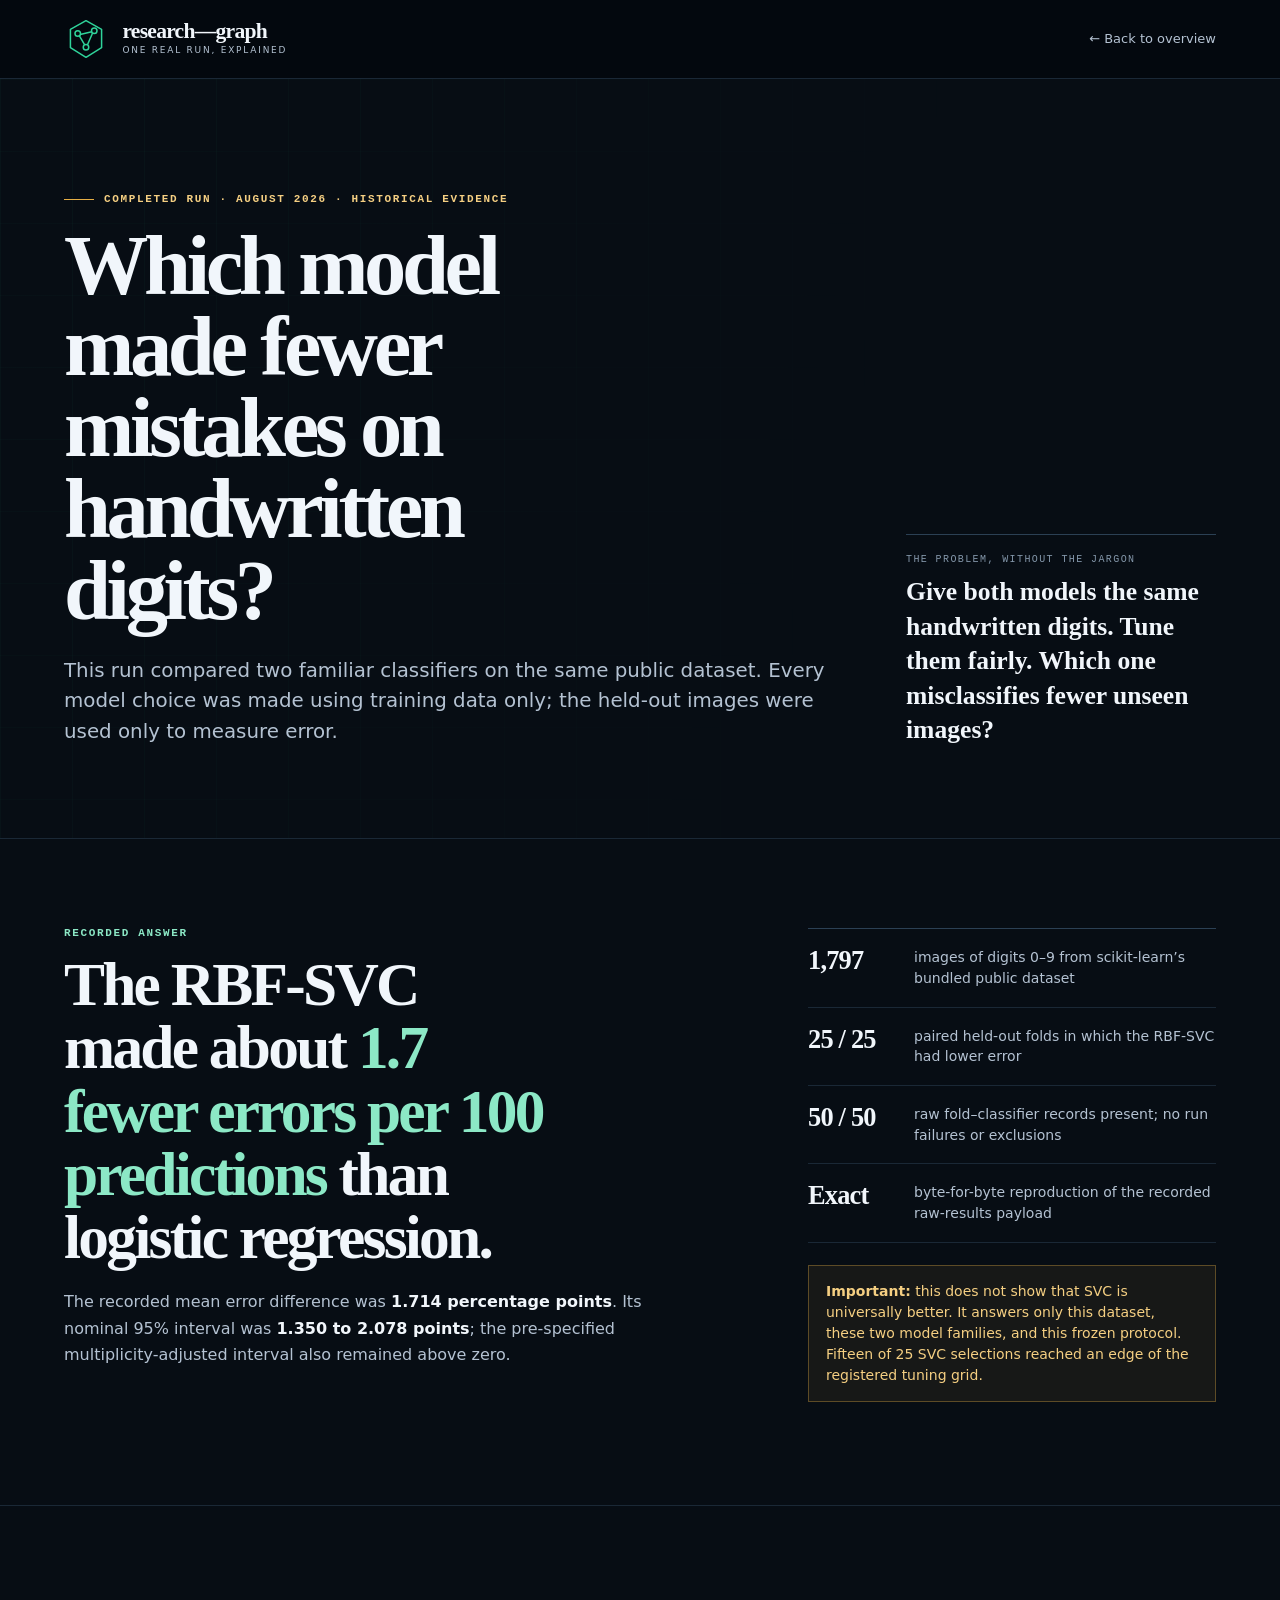
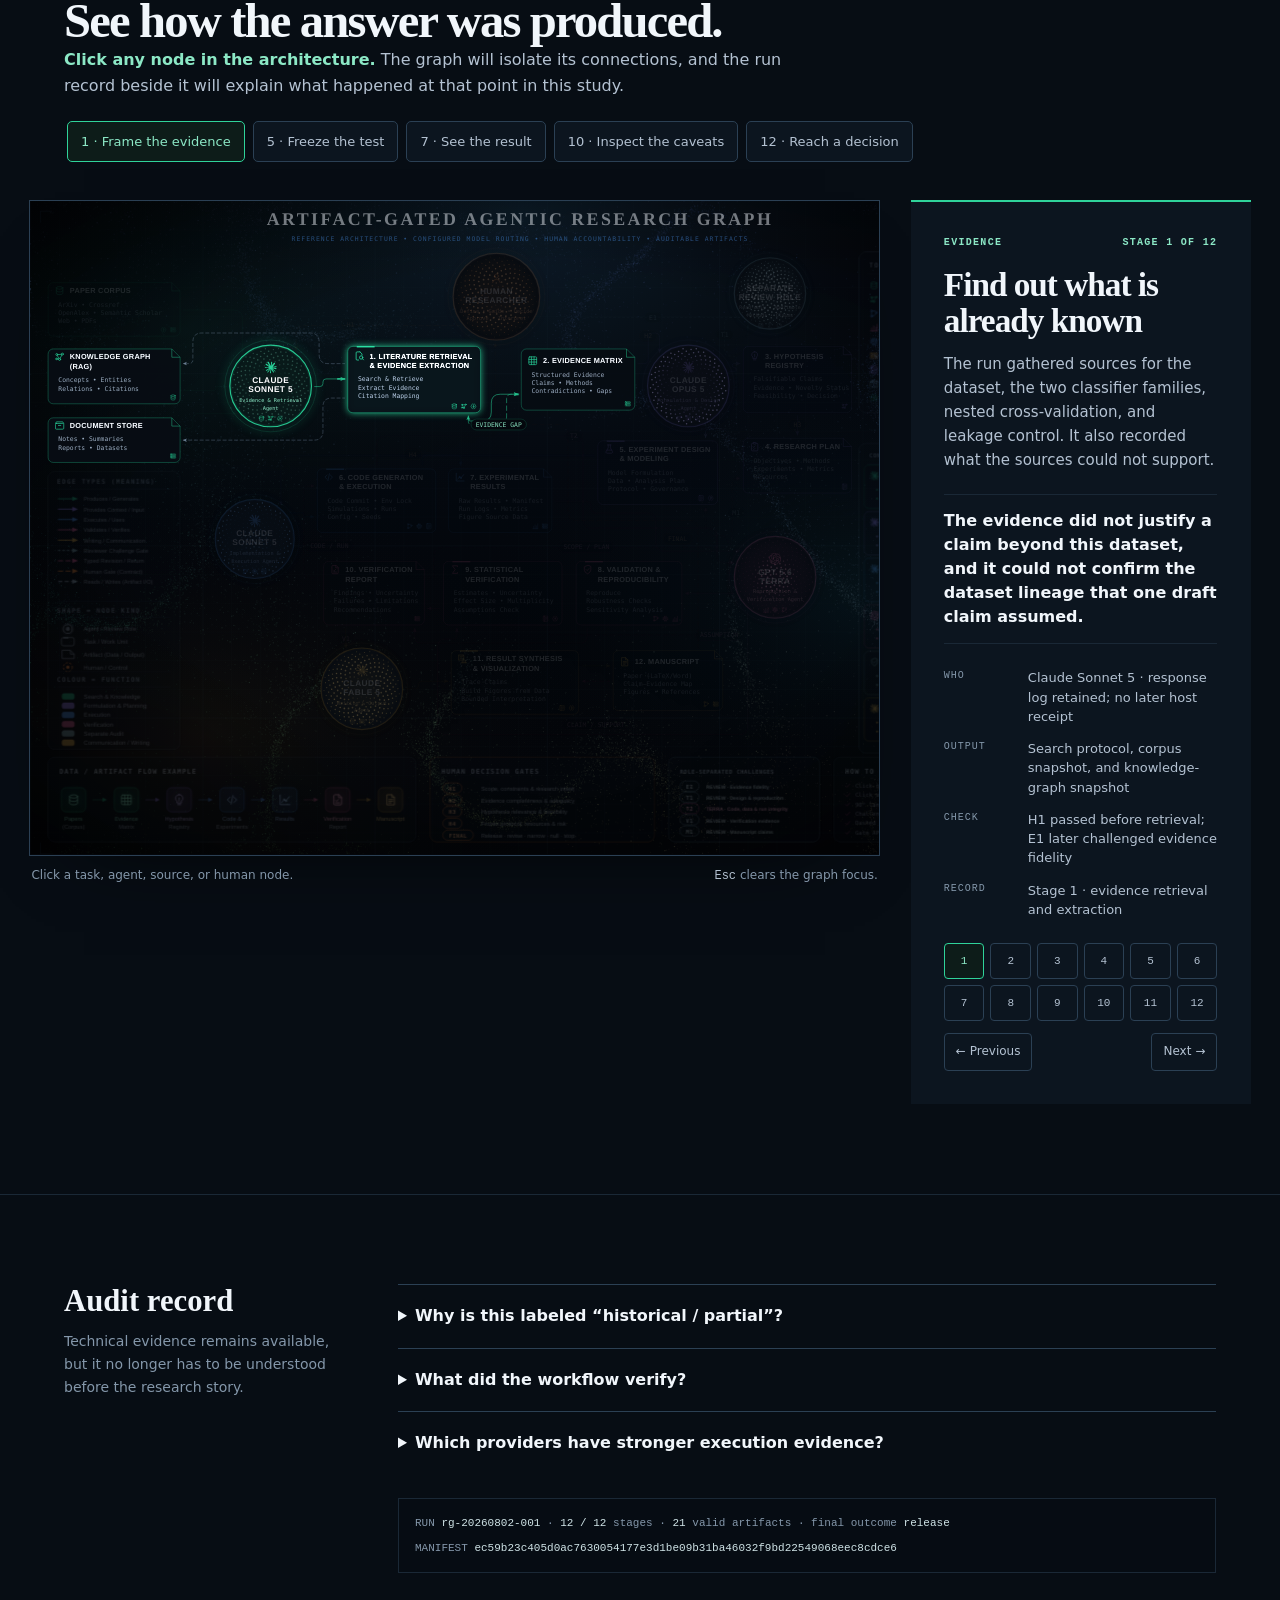
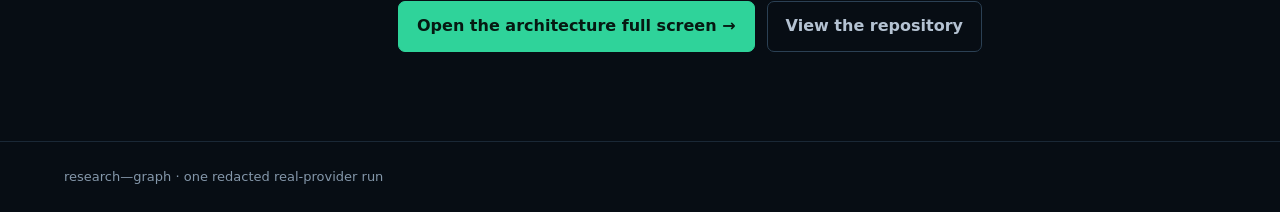
<file: reference-run.html>
<!DOCTYPE html>
<html lang="en">
<head>
<meta charset="utf-8">
<meta name="viewport" content="width=device-width,initial-scale=1">
<link rel="icon" type="image/svg+xml" href="assets/icon.svg">
<title>What happened in the real run? — research-graph</title>
<meta name="description" content="Explore one completed research-graph run: the question, experiment, result, checks, and final decision.">
<meta name="color-scheme" content="dark">
<style>
:root{
  --void:#04080e;--bg:#070d14;--panel:#0c151f;--panel2:#101c28;
  --line:#1a2836;--line2:#2b4054;--ink:#f1f6fb;--ink2:#b4c2d2;
  --ink3:#8497aa;--green:#2fd39a;--green-soft:#8ce8c6;
  --amber:#e5ae45;--amber-soft:#f5cf82;--pink:#e0629b;--blue:#65aaf2;
  --gutter:clamp(20px,5vw,84px);--ease:cubic-bezier(.16,.84,.32,1)
}
*{box-sizing:border-box}
html{-webkit-text-size-adjust:100%;scroll-behavior:smooth}
body{margin:0;background:var(--bg);color:var(--ink2);
  font:16px/1.65 system-ui,-apple-system,"Segoe UI",sans-serif;
  text-rendering:optimizeLegibility}
a{color:var(--green-soft);text-underline-offset:3px}
a:hover{color:#b7f2dc}
button{font:inherit}
:focus-visible{outline:2px solid var(--green);outline-offset:3px;border-radius:3px}
code{font-family:ui-monospace,SFMono-Regular,Menlo,monospace}
.shell{width:min(100%,1320px);margin-inline:auto;padding-inline:var(--gutter)}
header{border-bottom:1px solid var(--line);background:rgba(4,8,14,.94)}
.bar{min-height:78px;display:flex;align-items:center;justify-content:space-between;
  gap:20px;flex-wrap:wrap}
.brand{display:flex;align-items:center;gap:.9rem;color:var(--ink);text-decoration:none}
.brand img{width:44px;height:44px;display:block}
.brand-copy{display:grid;gap:.28rem}
.brand-name{font:600 1.35rem/.9 Georgia,Cambria,"Times New Roman",serif;
  letter-spacing:-.035em}
.brand-kicker{font-size:.56rem;line-height:1.1;letter-spacing:.2em;
  text-transform:uppercase;color:var(--ink2)}
.back{font-size:13px;text-decoration:none;color:var(--ink2)}
.back:hover{color:var(--green-soft)}
main{overflow:hidden}

/* The opening explains the research before exposing workflow internals. */
.hero{position:relative;padding-block:clamp(66px,9vw,126px) clamp(50px,7vw,94px);
  border-bottom:1px solid var(--line)}
.hero::before{content:"";position:absolute;inset:0;pointer-events:none;background:
  linear-gradient(90deg,rgba(47,211,154,.11) 1px,transparent 1px) 0 0/72px 72px,
  linear-gradient(rgba(47,211,154,.07) 1px,transparent 1px) 0 0/72px 72px;
  mask-image:linear-gradient(105deg,#000,transparent 70%);opacity:.36}
.hero-grid{position:relative;display:grid;gap:clamp(36px,6vw,86px);align-items:end}
.eyebrow{display:flex;align-items:center;gap:10px;margin:0 0 20px;
  color:var(--amber-soft);font:600 11px/1 ui-monospace,Menlo,monospace;
  letter-spacing:.15em;text-transform:uppercase}
.eyebrow::before{content:"";width:30px;height:1px;background:var(--amber)}
h1{max-width:13ch;margin:0 0 25px;color:var(--ink);
  font:600 clamp(2.55rem,6.6vw,6.3rem)/.96 Georgia,Cambria,"Times New Roman",serif;
  letter-spacing:-.052em;text-wrap:balance}
.lede{max-width:63ch;margin:0;color:var(--ink2);font-size:clamp(1.07rem,1.55vw,1.3rem);
  line-height:1.55;text-wrap:pretty}
.plain-question{border-top:1px solid var(--line2);padding-top:20px}
.plain-question span{display:block;margin-bottom:10px;color:var(--ink3);
  font:10px/1 ui-monospace,Menlo,monospace;letter-spacing:.14em;text-transform:uppercase}
.plain-question p{margin:0;color:var(--ink);font:600 clamp(1.15rem,2vw,1.6rem)/1.35 Georgia,serif}
@media(min-width:940px){.hero-grid{grid-template-columns:minmax(0,1.45fr) minmax(310px,.55fr)}}

/* A single answer, followed by its scope. */
.answer{padding-block:clamp(52px,7vw,96px);border-bottom:1px solid var(--line)}
.answer-grid{display:grid;gap:clamp(30px,5vw,72px);align-items:start}
.answer-main .label{display:block;margin-bottom:14px;color:var(--green-soft);
  font:600 11px/1 ui-monospace,Menlo,monospace;letter-spacing:.15em;text-transform:uppercase}
.answer-main h2{max-width:16ch;margin:0;color:var(--ink);
  font:600 clamp(2rem,4.8vw,4.8rem)/1.03 Georgia,Cambria,serif;letter-spacing:-.045em}
.answer-main h2 em{color:var(--green-soft);font-style:normal}
.answer-main .interval{margin:20px 0 0;max-width:58ch;color:var(--ink2)}
.answer-main .interval strong{color:var(--ink)}
.answer-facts{border-top:1px solid var(--line2)}
.answer-fact{display:grid;grid-template-columns:88px minmax(0,1fr);gap:18px;
  padding:18px 0;border-bottom:1px solid var(--line)}
.answer-fact b{color:var(--ink);font:600 1.65rem/1 Georgia,serif;letter-spacing:-.03em}
.answer-fact p{margin:0;color:var(--ink2);font-size:14px;line-height:1.48}
.answer-caveat{margin-top:22px;padding:15px 17px;border:1px solid rgba(229,174,69,.34);
  background:rgba(229,174,69,.065);color:var(--amber-soft);font-size:14px;line-height:1.5}
@media(min-width:900px){.answer-grid{grid-template-columns:minmax(0,1.25fr) minmax(310px,.75fr)}}

/* The exact architecture plate is the navigation surface for the run. */
.journey{padding-block:clamp(54px,7vw,92px);border-bottom:1px solid var(--line)}
.journey-head{display:grid;gap:18px;margin-bottom:28px}
.journey-head h2{margin:0;color:var(--ink);
  font:600 clamp(1.8rem,3.8vw,3.6rem)/1.05 Georgia,Cambria,serif;letter-spacing:-.038em}
.journey-head p{max-width:72ch;margin:0;color:var(--ink2)}
.journey-head strong{color:var(--green-soft)}
.story-shortcuts{display:flex;gap:8px;overflow-x:auto;padding:3px 3px 10px;
  scrollbar-color:var(--line2) transparent}
.story-shortcuts button,.stage-dot,.detail-nav button{border:1px solid var(--line2);
  background:var(--panel);color:var(--ink2);cursor:pointer;
  transition:border-color .18s var(--ease),color .18s var(--ease),background .18s var(--ease)}
.story-shortcuts button{flex:none;padding:9px 13px;border-radius:5px;font-size:13px}
.story-shortcuts button:hover,.story-shortcuts button[aria-pressed="true"],
.stage-dot:hover,.stage-dot[aria-pressed="true"],.detail-nav button:hover{
  border-color:var(--green);color:var(--green-soft);background:#0d1c19}
.map-shell{width:min(100%,1700px);margin-inline:auto;padding-inline:clamp(16px,2.3vw,38px)}
.map-layout{display:grid;gap:clamp(20px,2.4vw,36px);align-items:start}
.map-column{min-width:0}
.map-viewport{overflow:auto;border:1px solid var(--line2);background:#04060a;
  scrollbar-color:var(--line2) #04060a;box-shadow:0 34px 80px -55px #000}
.map-frame{display:block;width:100%;min-width:980px;aspect-ratio:3/2;border:0;background:#04060a}
.map-hint{display:flex;justify-content:space-between;gap:16px;margin:10px 2px 0;
  color:var(--ink3);font-size:12px}
.map-hint code{color:var(--ink2)}
.detail{scroll-margin-top:20px;border-top:2px solid var(--green);background:var(--panel);
  min-width:0;padding:clamp(22px,2.6vw,34px)}
.detail-kicker{display:flex;justify-content:space-between;gap:12px;margin-bottom:18px;
  color:var(--green-soft);font:600 10px/1.3 ui-monospace,Menlo,monospace;
  letter-spacing:.13em;text-transform:uppercase}
.detail h3{margin:0 0 14px;color:var(--ink);
  font:600 clamp(1.55rem,2.6vw,2.35rem)/1.08 Georgia,Cambria,serif;letter-spacing:-.03em}
.detail-summary{margin:0 0 22px;color:var(--ink2);font-size:15px;line-height:1.6}
.detail-result{margin:0 0 24px;padding:14px 0;border-block:1px solid var(--line);
  color:var(--ink);font-weight:600;line-height:1.5}
.detail dl{display:grid;gap:13px;margin:0}
.detail dl div{display:grid;grid-template-columns:72px minmax(0,1fr);gap:12px}
.detail dt{color:var(--ink3);font:10px/1.5 ui-monospace,Menlo,monospace;
  letter-spacing:.1em;text-transform:uppercase}
.detail dd{margin:0;color:var(--ink2);font-size:13px;line-height:1.48;overflow-wrap:anywhere}
.stage-dots{display:grid;grid-template-columns:repeat(6,1fr);gap:6px;margin-top:24px}
.stage-dot{min-height:36px;border-radius:4px;font:11px/1 ui-monospace,Menlo,monospace}
.detail-nav{display:flex;justify-content:space-between;gap:10px;margin-top:12px}
.detail-nav button{padding:8px 11px;border-radius:4px;font-size:12px}
@media(min-width:1080px){
  .map-layout{grid-template-columns:minmax(0,1fr) 340px}
  .detail{position:sticky;top:20px}
}
@media(max-width:1079px){
  .map-frame{min-width:1050px}
  .map-hint span:first-child::after{content:" Swipe horizontally to explore."}
}

.record{padding-block:clamp(54px,7vw,94px);border-bottom:1px solid var(--line)}
.record-grid{display:grid;gap:clamp(28px,5vw,70px)}
.record-rail h2{margin:0 0 10px;color:var(--ink);font:600 clamp(1.5rem,2.4vw,2.2rem)/1.15 Georgia,serif}
.record-rail p{max-width:31ch;margin:0;color:var(--ink3);font-size:14px}
.record-body details{border-top:1px solid var(--line2);padding:18px 0}
.record-body details:last-child{border-bottom:1px solid var(--line2)}
.record-body summary{cursor:pointer;color:var(--ink);font-weight:600}
.record-body details p,.record-body details li{font-size:14px;color:var(--ink2)}
.record-body ul{margin:14px 0 0;padding-left:21px}
.record-body li+li{margin-top:8px}
.run-stamp{display:grid;gap:8px;margin-top:24px;padding:16px;border:1px solid var(--line);background:#060c13;
  color:var(--ink3);font:11px/1.5 ui-monospace,Menlo,monospace}
.run-stamp code{color:#cfe3e6;overflow-wrap:anywhere}
@media(min-width:900px){.record-grid{grid-template-columns:minmax(190px,270px) minmax(0,1fr)}}
.actions{display:flex;flex-wrap:wrap;gap:12px;margin-top:28px}
.cta{display:inline-flex;align-items:center;gap:9px;padding:11px 18px;border:1px solid var(--green);
  border-radius:7px;background:var(--green);color:#061912;text-decoration:none;font-weight:600;
  transition:transform .2s var(--ease),background .2s var(--ease)}
.cta:hover{transform:translateY(-1px);background:#4ee5b0;color:#061912}
.cta.alt{background:transparent;color:var(--ink2);border-color:var(--line2)}
.cta.alt:hover{color:var(--green-soft);border-color:var(--green);background:#0d1c19}
footer{padding-block:24px;color:var(--ink3);font-size:13px}
@media(max-width:520px){
  .bar{min-height:68px}.brand img{width:38px;height:38px}
  .brand-kicker{display:none}.back{flex-basis:100%;padding-bottom:12px}
  .answer-fact{grid-template-columns:72px minmax(0,1fr)}
}
@media(prefers-reduced-motion:reduce){html{scroll-behavior:auto}*,*::before,*::after{transition:none!important}}
</style>
</head>
<body>
<header>
  <div class="shell bar">
    <a class="brand" href="index.html">
      <img src="assets/icon.svg" alt="" width="44" height="44">
      <span class="brand-copy"><span class="brand-name">research—graph</span><span class="brand-kicker">one real run, explained</span></span>
    </a>
    <a class="back" href="index.html">← Back to overview</a>
  </div>
</header>

<main>
  <section class="hero">
    <div class="shell hero-grid">
      <div>
        <p class="eyebrow">Completed run · August 2026 · historical evidence</p>
        <h1>Which model made fewer mistakes on handwritten digits?</h1>
        <p class="lede">This run compared two familiar classifiers on the same public dataset. Every model choice was made using training data only; the held-out images were used only to measure error.</p>
      </div>
      <div class="plain-question">
        <span>The problem, without the jargon</span>
        <p>Give both models the same handwritten digits. Tune them fairly. Which one misclassifies fewer unseen images?</p>
      </div>
    </div>
  </section>

  <section class="answer">
    <div class="shell answer-grid">
      <div class="answer-main">
        <span class="label">Recorded answer</span>
        <h2>The RBF-SVC made about <em>1.7 fewer errors per 100 predictions</em> than logistic regression.</h2>
        <p class="interval">The recorded mean error difference was <strong>1.714 percentage points</strong>. Its nominal 95% interval was <strong>1.350 to 2.078 points</strong>; the pre-specified multiplicity-adjusted interval also remained above zero.</p>
      </div>
      <div>
        <div class="answer-facts">
          <div class="answer-fact"><b>1,797</b><p>images of digits 0–9 from scikit-learn’s bundled public dataset</p></div>
          <div class="answer-fact"><b>25 / 25</b><p>paired held-out folds in which the RBF-SVC had lower error</p></div>
          <div class="answer-fact"><b>50 / 50</b><p>raw fold–classifier records present; no run failures or exclusions</p></div>
          <div class="answer-fact"><b>Exact</b><p>byte-for-byte reproduction of the recorded raw-results payload</p></div>
        </div>
        <p class="answer-caveat"><strong>Important:</strong> this does not show that SVC is universally better. It answers only this dataset, these two model families, and this frozen protocol. Fifteen of 25 SVC selections reached an edge of the registered tuning grid.</p>
      </div>
    </div>
  </section>

  <section class="journey" id="journey">
    <div class="shell journey-head">
      <div>
        <h2>See how the answer was produced.</h2>
        <p><strong>Click any node in the architecture.</strong> The graph will isolate its connections, and the run record beside it will explain what happened at that point in this study.</p>
      </div>
      <div class="story-shortcuts" aria-label="Jump to a key point in the run">
        <button type="button" data-jump="c1">1 · Frame the evidence</button>
        <button type="button" data-jump="c5">5 · Freeze the test</button>
        <button type="button" data-jump="c7">7 · See the result</button>
        <button type="button" data-jump="c10">10 · Inspect the caveats</button>
        <button type="button" data-jump="c12">12 · Reach a decision</button>
      </div>
    </div>

    <div class="map-shell map-layout">
      <div class="map-column">
        <div class="map-viewport" id="map-viewport" tabindex="0" aria-label="Scrollable interactive research architecture">
          <iframe class="map-frame" id="run-map" src="architecture.html?view=reference-run"
                  title="Interactive architecture for the recorded research run"></iframe>
        </div>
        <p class="map-hint"><span>Click a task, agent, source, or human node.</span><span><code>Esc</code> clears the graph focus.</span></p>
      </div>

      <aside class="detail" id="run-detail" aria-live="polite" aria-atomic="true">
        <div class="detail-kicker"><span id="detail-phase">Evidence</span><span id="detail-stage">Stage 1 of 12</span></div>
        <h3 id="detail-title">Find out what is already known</h3>
        <p class="detail-summary" id="detail-summary"></p>
        <p class="detail-result" id="detail-result"></p>
        <dl>
          <div><dt>Who</dt><dd id="detail-actor"></dd></div>
          <div><dt>Output</dt><dd id="detail-output"></dd></div>
          <div><dt>Check</dt><dd id="detail-gate"></dd></div>
          <div><dt>Record</dt><dd id="detail-record"></dd></div>
        </dl>
        <div class="stage-dots" id="stage-dots" aria-label="All 12 run stages"></div>
        <div class="detail-nav"><button type="button" id="previous-stage">← Previous</button><button type="button" id="next-stage">Next →</button></div>
      </aside>
    </div>
  </section>

  <section class="record">
    <div class="shell record-grid">
      <div class="record-rail">
        <h2>Audit record</h2>
        <p>Technical evidence remains available, but it no longer has to be understood before the research story.</p>
      </div>
      <div class="record-body">
        <details>
          <summary>Why is this labeled “historical / partial”?</summary>
          <ul>
            <li>The run crossed successive v0.2.1 release-candidate wheels; it was not executed exclusively with one final tagged package.</li>
            <li>Stages 1–5 were real Claude calls with retained logs, but they predate host-issued execution receipts. Stages 6–12 have those receipts.</li>
            <li>M1 used <code>SEPARATE MODEL</code>, not <code>SEPARATE PROVIDER</code>.</li>
            <li>Rendered PNG, SVG, and PDF figures were not produced, although their registry and generation code were hash-bound.</li>
          </ul>
        </details>
        <details>
          <summary>What did the workflow verify?</summary>
          <p>It verified registered artifacts, recomputed hashes, recorded provenance, gate conditions, reviewer separation, revision budgets, and the final human decision. It <strong>does not establish scientific correctness</strong>, provider reliability, or autonomous orchestration, and it is <strong>not a qualification run for the current release</strong>.</p>
        </details>
        <details>
          <summary>Which providers have stronger execution evidence?</summary>
          <p>Host-issued receipts bind Claude Sonnet 5 to stages 6–7, Codex GPT-5.6 Terra to stages 8–10, and Claude Fable 5 to stages 11–12. Reviewer decisions bind Codex Terra to E1, T1, and T2, and Claude Opus 5 to V1 and M1. Stages 1–5 have retained real-call logs but no equivalent host receipts.</p>
        </details>
        <div class="run-stamp">
          <span>RUN <code>rg-20260802-001</code> · <code>12 / 12</code> stages · <code>21</code> valid artifacts · final outcome <code>release</code></span>
          <span>MANIFEST <code>ec59b23c405d0ac7630054177e3d1be09b31ba46032f9bd22549068eec8cdce6</code></span>
        </div>
        <div class="actions">
          <a class="cta" href="architecture.html">Open the architecture full screen →</a>
          <a class="cta alt" href="https://github.com/huguryildiz/research-graph">View the repository</a>
        </div>
      </div>
    </div>
  </section>
</main>

<footer><div class="shell">research—graph · one redacted real-provider run</div></footer>

<script>
const STAGE_IDS=Array.from({length:12},(_,i)=>"c"+(i+1));
const RUN_NODES={
  c1:{phase:"Evidence",title:"Find out what is already known",summary:"The run gathered sources for the dataset, the two classifier families, nested cross-validation, and leakage control. It also recorded what the sources could not support.",result:"The evidence did not justify a claim beyond this dataset, and it could not confirm the dataset lineage that one draft claim assumed.",actor:"Claude Sonnet 5 · response log retained; no later host receipt",output:"Search protocol, corpus snapshot, and knowledge-graph snapshot",gate:"H1 passed before retrieval; E1 later challenged evidence fidelity",record:"Stage 1 · evidence retrieval and extraction"},
  c2:{phase:"Evidence",title:"Turn sources into claims and gaps",summary:"Claims, methods, direct-support locations, contradictions, and unresolved gaps were organized into one evidence matrix instead of being left in prose notes.",result:"The evidence review required two revisions before E1 passed. Unsupported lineage and external-generalization claims stayed deferred or out of scope.",actor:"Claude Sonnet 5 · response log retained; no later host receipt",output:"Evidence matrix",gate:"E1 passed after two revisions; H2 then approved adequacy",record:"Stage 2 · structured evidence"},
  c3:{phase:"Question",title:"State predictions that could fail",summary:"The main prediction was that RBF-SVC would have lower mean held-out error. A stricter prediction required it to win every fold. A third prediction tested model-selection optimism.",result:"Three measurable hypotheses were accepted for testing. External generalization was rejected from scope; an uncertain data-lineage claim was deferred.",actor:"Claude Opus 5 · response log retained; no later host receipt",output:"Hypothesis registry",gate:"H3 approved relevance, falsifiability, and feasibility",record:"Stage 3 · five registered hypotheses and scope decisions"},
  c4:{phase:"Plan",title:"Plan a fair head-to-head comparison",summary:"Both classifiers would receive the same outer train/test splits. Hyperparameters would be selected only inside each training partition, never from held-out images.",result:"The plan fixed five random seeds, five outer folds per seed, two model families, classification error, and paired comparisons.",actor:"Claude Opus 5 · response log retained; no later host receipt",output:"Research plan",gate:"T1 challenged design and reproduction readiness",record:"Stage 4 · objectives, experiments, metrics, and resources"},
  c5:{phase:"Plan",title:"Freeze the test before seeing results",summary:"Nested cross-validation, model grids, seeds, interval construction, multiplicity correction, exclusions, stopping rules, and leakage controls were frozen before execution.",result:"The registered unit of analysis was one seed-level mean derived from five paired outer folds—not 25 falsely independent folds.",actor:"Claude Opus 5 · response log retained; no later host receipt",output:"Design protocol and frozen protocol",gate:"T1 passed; human gate H4 froze the protocol",record:"Stage 5 · 5 seeds × 5 paired folds × 2 classifiers"},
  c6:{phase:"Execution",title:"Implement the frozen experiment",summary:"The code loaded the bundled digits data, reproduced identical paired splits for both models, kept preprocessing inside each training pipeline, and emitted every fold-level record.",result:"The environment and random seeds were pinned; execution stayed CPU-only and no completed record was selectively removed.",actor:"Claude Sonnet 5 · host-issued execution receipt",output:"Code commit, environment lock, data manifest, and run manifest",gate:"T2 checked code, data, environment, seeds, configuration, and run integrity",record:"Stage 6 · accepted execution receipt"},
  c7:{phase:"Result",title:"Run the comparison",summary:"Five seeds produced 25 shared held-out folds. Each fold evaluated both classifiers, yielding 50 raw fold–classifier records.",result:"RBF-SVC had lower held-out error in 25 of 25 paired folds. There were no ties, reversals, run failures, exclusions, or convergence warnings.",actor:"Claude Sonnet 5 · host-issued execution receipt",output:"Raw results and run manifest",gate:"T2 passed the recorded run-integrity checks",record:"Stage 7 · 50/50 raw records present"},
  c8:{phase:"Verification",title:"Repeat the run independently",summary:"The recorded code was re-executed in an isolated copy using the pinned environment and single-thread settings.",result:"All five reruns produced a byte-identical 50-record raw-results payload; the recorded reproduction rate was 1.0.",actor:"Codex GPT-5.6 Terra · host-issued execution receipt",output:"Reproduction report",gate:"V1 later audited reproduction evidence with the raw results",record:"Stage 8 · five matching payload digests"},
  c9:{phase:"Verification",title:"Recompute the statistics",summary:"Fold differences were averaged within each seed, then a Student-t interval was calculated over the five seed-level means. The pre-specified Bonferroni interval governed the decision.",result:"Mean error difference: 1.714 percentage points in favor of SVC; nominal 95% interval 1.350–2.078 and adjusted 98.333% interval 1.195–2.233.",actor:"Codex GPT-5.6 Terra · host-issued execution receipt",output:"Statistical report",gate:"V1 recomputed estimates, uncertainty, multiplicity, and assumptions",record:"Stage 9 · n=5 seed-level means, df=4"},
  c10:{phase:"Verification",title:"Expose what could weaken the conclusion",summary:"The verification report reconciled all denominators, checked raw arithmetic, listed uncertainty, and separated confirmed run facts from claims the run could not support.",result:"The main caution: 15 of 25 SVC selections landed on a tuning-grid edge. A follow-up would need a newly preregistered wider grid, not a post-hoc change to this run.",actor:"Codex GPT-5.6 Terra · host-issued execution receipt",output:"Verification report",gate:"V1 passed after separate-provider review",record:"Stage 10 · 0 failures; 15/25 SVC grid-edge selections"},
  c11:{phase:"Communication",title:"Bind every public claim to evidence",summary:"Results were translated into bounded claims, and each claim was mapped back to a source or registered result before manuscript review.",result:"A claim–evidence map and figure registry were created. Figure source definitions were bound, but rendered figure files were not produced.",actor:"Claude Fable 5 · host-issued execution receipt",output:"Claim–evidence map and figure registry",gate:"M1 could return unsupported claims to this stage",record:"Stage 11 · evidence-bounded synthesis"},
  c12:{phase:"Decision",title:"Write, review, and decide",summary:"The manuscript reported the comparison, uncertainty, reproduction, and limitations without claiming general superiority or scientific certainty.",result:"M1 passed with caveats after one revision. A named human recorded the final outcome as release; the public page redacts that identity.",actor:"Claude Fable 5 · host-issued execution receipt",output:"Manuscript and final release manifest",gate:"M1: PASS WITH CAVEATS; FINAL: release",record:"Stage 12 of 12 · 21 valid artifacts"},
  human:{phase:"Human control",title:"Define the question and own the decision",summary:"A human set scope and governance, approved evidence adequacy and hypotheses, froze the protocol, and made the terminal release decision.",result:"H1–H4 and FINAL were answered in a terminal. TTY attribution is recorded, but it is not identity authentication.",actor:"Named human; identity redacted on this public page",output:"Problem specification, governance record, and release manifest",gate:"H1, H2, H3, H4, and FINAL",record:"Terminal-recorded decisions"},
  sol:{phase:"Evidence role",title:"Retrieve and structure the evidence",summary:"The evidence role handled stages 1–2: sources, citation mapping, the evidence matrix, and unresolved gaps.",result:"The public run retains Claude Sonnet 5 logs for these stages, but they predate host-issued execution receipts.",actor:"Claude Sonnet 5; exact later receipt format unavailable",output:"Stages 1–2 evidence artifacts",gate:"E1 and H2",record:"Historical attribution gap disclosed"},
  opus:{phase:"Planning role",title:"Formulate and freeze the study",summary:"The planning role handled stages 3–5: hypotheses, research plan, experimental design, and the frozen analysis protocol.",result:"The public run retains real Claude logs for these stages, but they predate host-issued execution receipts.",actor:"Real Claude calls; exact later receipt format unavailable",output:"Stages 3–5 planning artifacts",gate:"H3, T1, and H4",record:"Historical attribution gap disclosed"},
  sonnet:{phase:"Execution role",title:"Implement and run the experiment",summary:"Claude Sonnet 5 produced the code and executed the 25 paired outer-fold comparisons under the frozen protocol.",result:"Stages 6–7 have accepted host-issued receipts binding provider identity, inputs, outputs, exit state, and logs.",actor:"Claude Sonnet 5",output:"Stages 6–7 execution artifacts",gate:"T2",record:"Host-issued receipts present"},
  terra:{phase:"Verification role",title:"Reproduce, recompute, and report limits",summary:"Codex Terra independently reran the payload, recomputed the registered statistics, and assembled the verification report.",result:"Stages 8–10 have accepted host-issued receipts; V1 was then reviewed through a separate provider.",actor:"Codex GPT-5.6 Terra",output:"Stages 8–10 verification artifacts",gate:"T2 and V1",record:"Host-issued receipts present"},
  reviewer:{phase:"Review role",title:"Challenge the handoffs",summary:"Fresh reviewer calls examined evidence fidelity, design, run integrity, verification evidence, and manuscript claims before downstream work could proceed.",result:"E1, T1, and T2 were bound to Codex Terra decisions; V1 and M1 to Claude Opus 5. M1 reached separate-model, not separate-provider, separation.",actor:"Role-separated reviewer calls",output:"Five challenge decisions",gate:"E1, T1, T2, V1, and M1",record:"Prompt and response logs bound to decisions"},
  fable:{phase:"Writing role",title:"Communicate only what the evidence supports",summary:"Claude Fable 5 synthesized the verified record and produced the final communication artifacts without expanding the study’s scope.",result:"Stages 11–12 have accepted host-issued receipts; M1 required one revision before passing with caveats.",actor:"Claude Fable 5",output:"Stages 11–12 communication artifacts",gate:"M1 and FINAL",record:"Host-issued receipts present"},
  corpus:{phase:"Source",title:"Version the source corpus",summary:"The run retained the sources used to justify the dataset description, model comparison, and experimental method.",result:"Claims without direct support remained gaps rather than being promoted to facts.",actor:"Evidence role",output:"Corpus snapshot",gate:"E1 source-fidelity review",record:"Versioned source identities and locators"},
  kg:{phase:"Source",title:"Keep claims connected to sources",summary:"The knowledge-graph snapshot recorded the concepts, claims, and citation relationships used during evidence extraction.",result:"It supported traceability; it did not itself prove any scientific claim.",actor:"Evidence role",output:"Knowledge-graph snapshot",gate:"E1",record:"Hash-bound evidence structure"},
  docs:{phase:"Source",title:"Retain notes and generated records",summary:"The document store held the run’s notes, reports, and versioned artifacts as the workflow advanced.",result:"Downstream gates read registered artifacts, not an untracked conversational summary.",actor:"Workflow storage",output:"Versioned run artifacts",gate:"Presence, schema, provenance, and staleness checks",record:"21 valid final artifacts"}
};

const detail={
  root:document.getElementById("run-detail"),phase:document.getElementById("detail-phase"),
  stage:document.getElementById("detail-stage"),title:document.getElementById("detail-title"),
  summary:document.getElementById("detail-summary"),result:document.getElementById("detail-result"),
  actor:document.getElementById("detail-actor"),output:document.getElementById("detail-output"),
  gate:document.getElementById("detail-gate"),record:document.getElementById("detail-record")
};
const frame=document.getElementById("run-map"), dots=document.getElementById("stage-dots");
let currentId="c1", stageIndex=0;

STAGE_IDS.forEach((id,index)=>{
  const button=document.createElement("button");
  button.type="button";button.className="stage-dot";button.textContent=String(index+1);
  button.setAttribute("aria-label","Show stage "+(index+1)+": "+RUN_NODES[id].title);
  button.addEventListener("click",()=>selectNode(id,true));
  dots.appendChild(button);
});

function renderNode(id){
  const item=RUN_NODES[id];
  if(!item) return;
  currentId=id;
  const found=STAGE_IDS.indexOf(id);
  if(found>=0) stageIndex=found;
  detail.phase.textContent=item.phase;
  detail.stage.textContent=found>=0?"Stage "+(found+1)+" of 12":"Run participant";
  detail.title.textContent=item.title;detail.summary.textContent=item.summary;
  detail.result.textContent=item.result;detail.actor.textContent=item.actor;
  detail.output.textContent=item.output;detail.gate.textContent=item.gate;
  detail.record.textContent=item.record;
  [...dots.children].forEach((button,index)=>button.setAttribute("aria-pressed",STAGE_IDS[index]===id?"true":"false"));
  document.querySelectorAll("[data-jump]").forEach(button=>button.setAttribute("aria-pressed",button.dataset.jump===id?"true":"false"));
}

function selectNode(id,sendToMap){
  renderNode(id);
  if(sendToMap&&frame.contentWindow) frame.contentWindow.postMessage({type:"rgraph:set-focus",nodeId:id},"*");
}

document.querySelectorAll("[data-jump]").forEach(button=>button.addEventListener("click",()=>selectNode(button.dataset.jump,true)));
document.getElementById("previous-stage").addEventListener("click",()=>selectNode(STAGE_IDS[(stageIndex+11)%12],true));
document.getElementById("next-stage").addEventListener("click",()=>selectNode(STAGE_IDS[(stageIndex+1)%12],true));
frame.addEventListener("load",()=>frame.contentWindow.postMessage({type:"rgraph:set-focus",nodeId:currentId},"*"));
window.addEventListener("message",event=>{
  if(event.source!==frame.contentWindow||!event.data||event.data.type!=="rgraph:node-focus"||!event.data.nodeId) return;
  renderNode(event.data.nodeId);
  if(window.matchMedia("(max-width:1079px)").matches){
    const reduced=window.matchMedia("(prefers-reduced-motion:reduce)").matches;
    detail.root.scrollIntoView({behavior:reduced?"auto":"smooth",block:"start"});
  }
});
renderNode(currentId);
</script>
</body>
</html>
</file>
